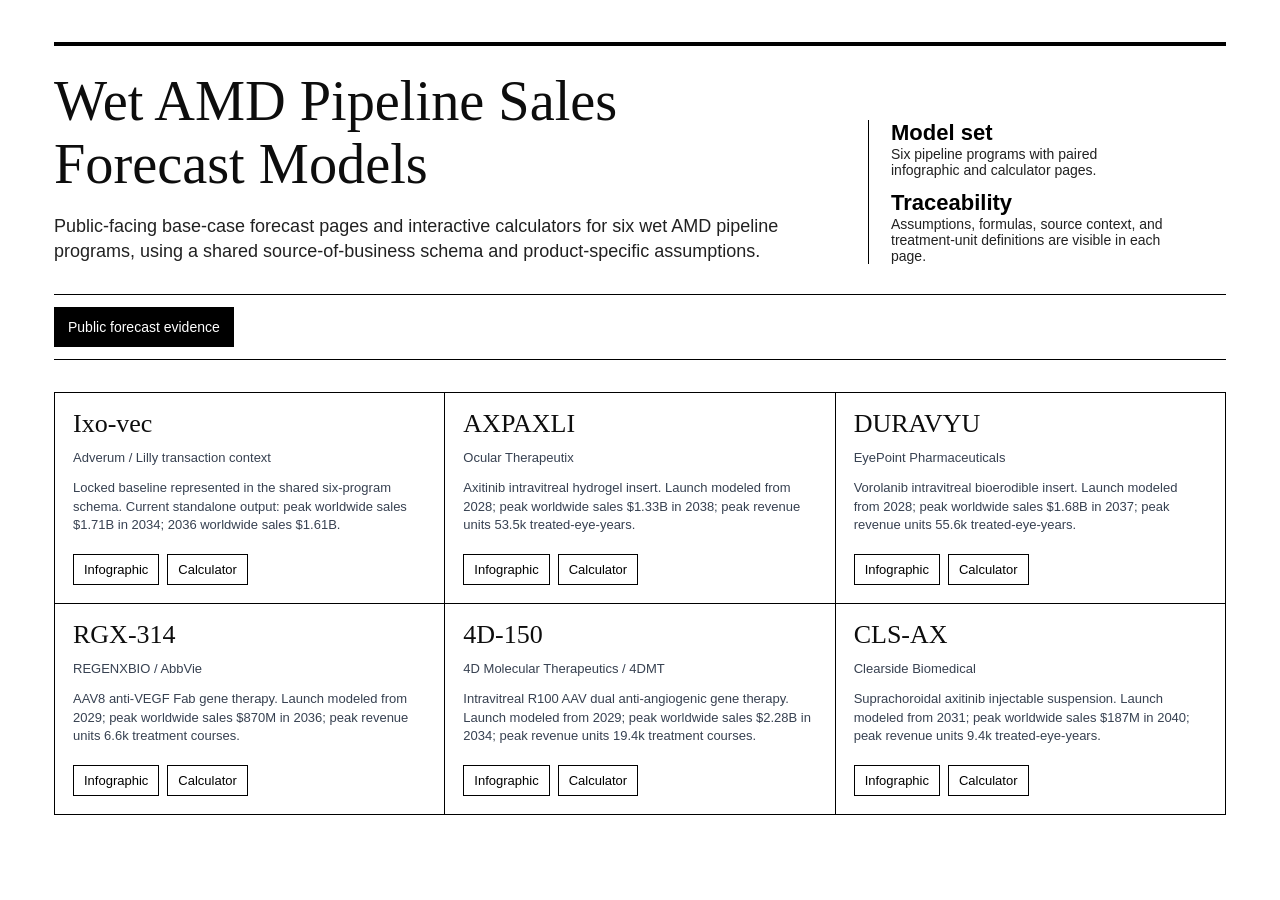
<file: index.html>
<!doctype html><html lang="en"><head><meta charset="utf-8"><meta name="viewport" content="width=device-width, initial-scale=1"><link rel="stylesheet" href="assets/wet_amd_pipeline_forecast.css?v=six-program-framework"><title>Wet AMD Pipeline Sales Forecast Models</title></head><body><script>window.PIPELINE_FORECAST_PAGE={pageType:"landing"};</script><script src="assets/wet_amd_forecast_engine.js?v=six-program-framework"></script><script src="assets/wet_amd_pipeline_forecast_model.js?v=six-program-framework"></script></body></html>
</file>
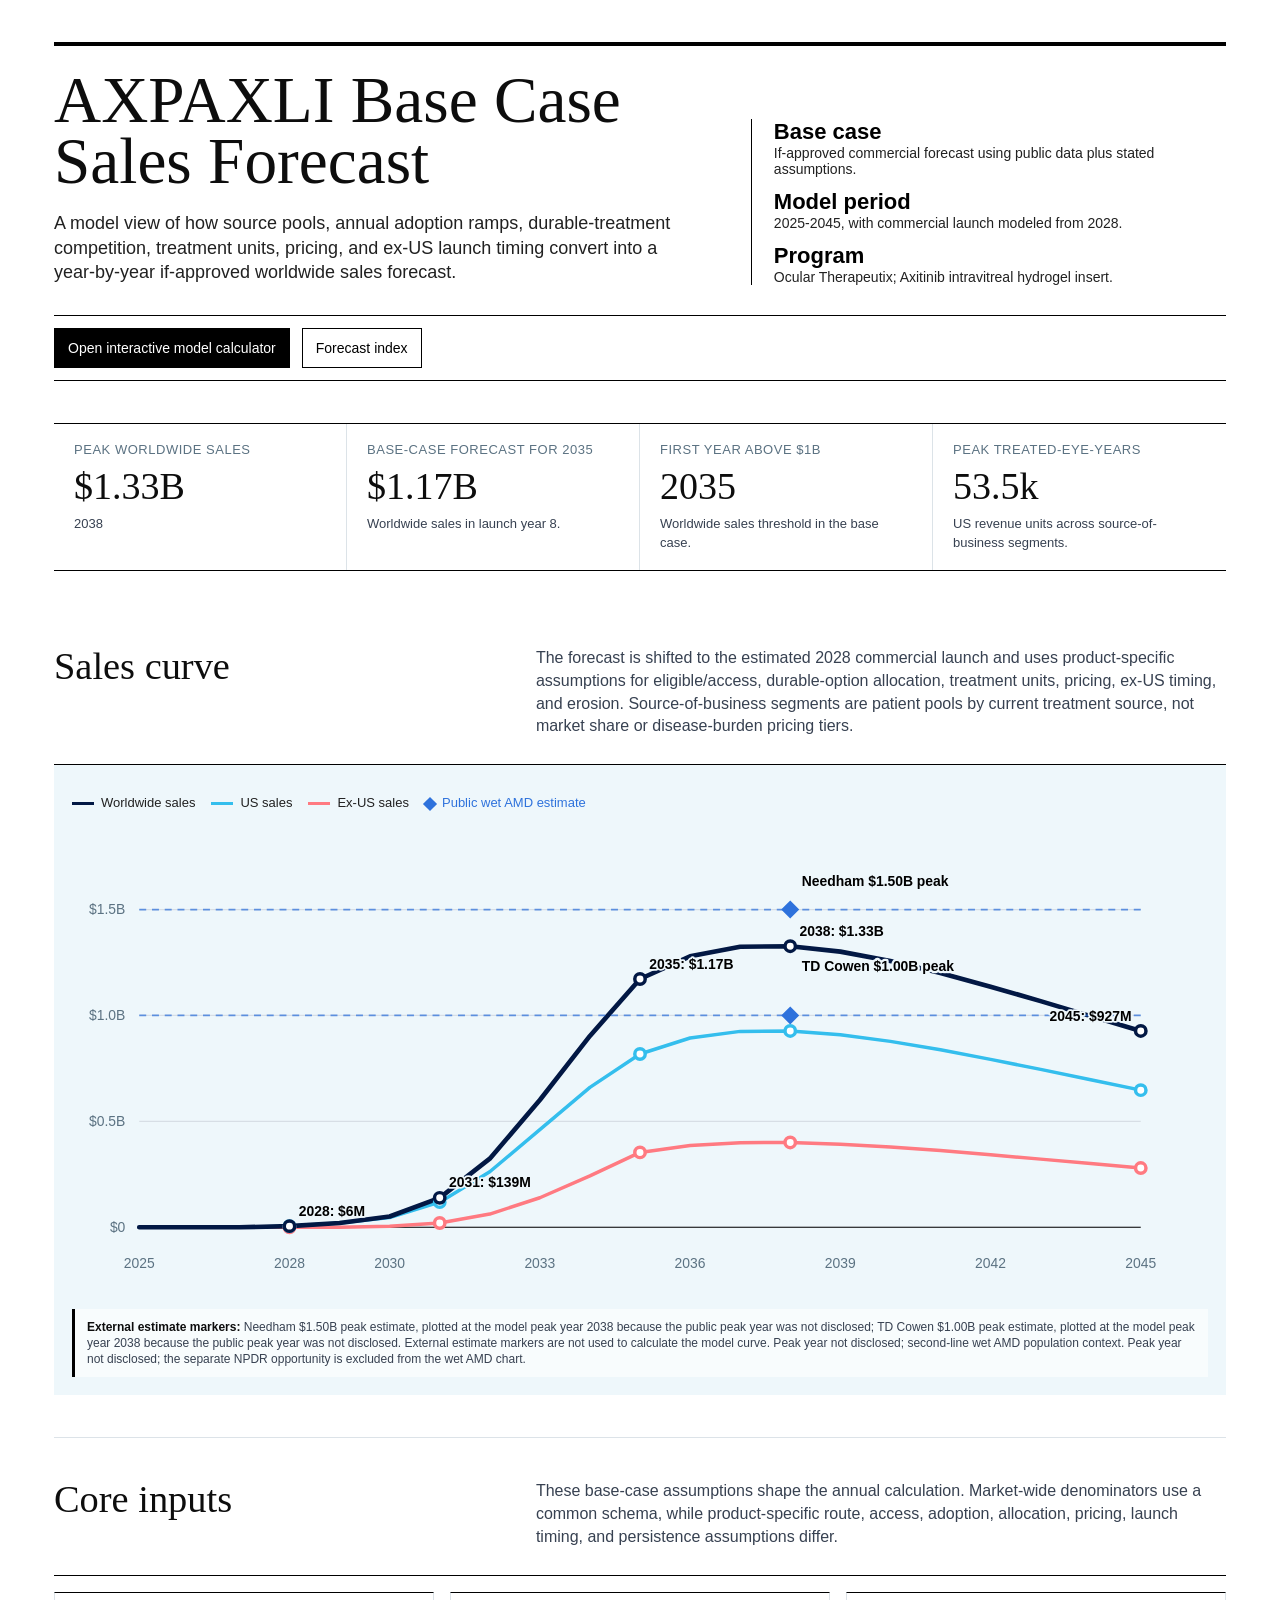
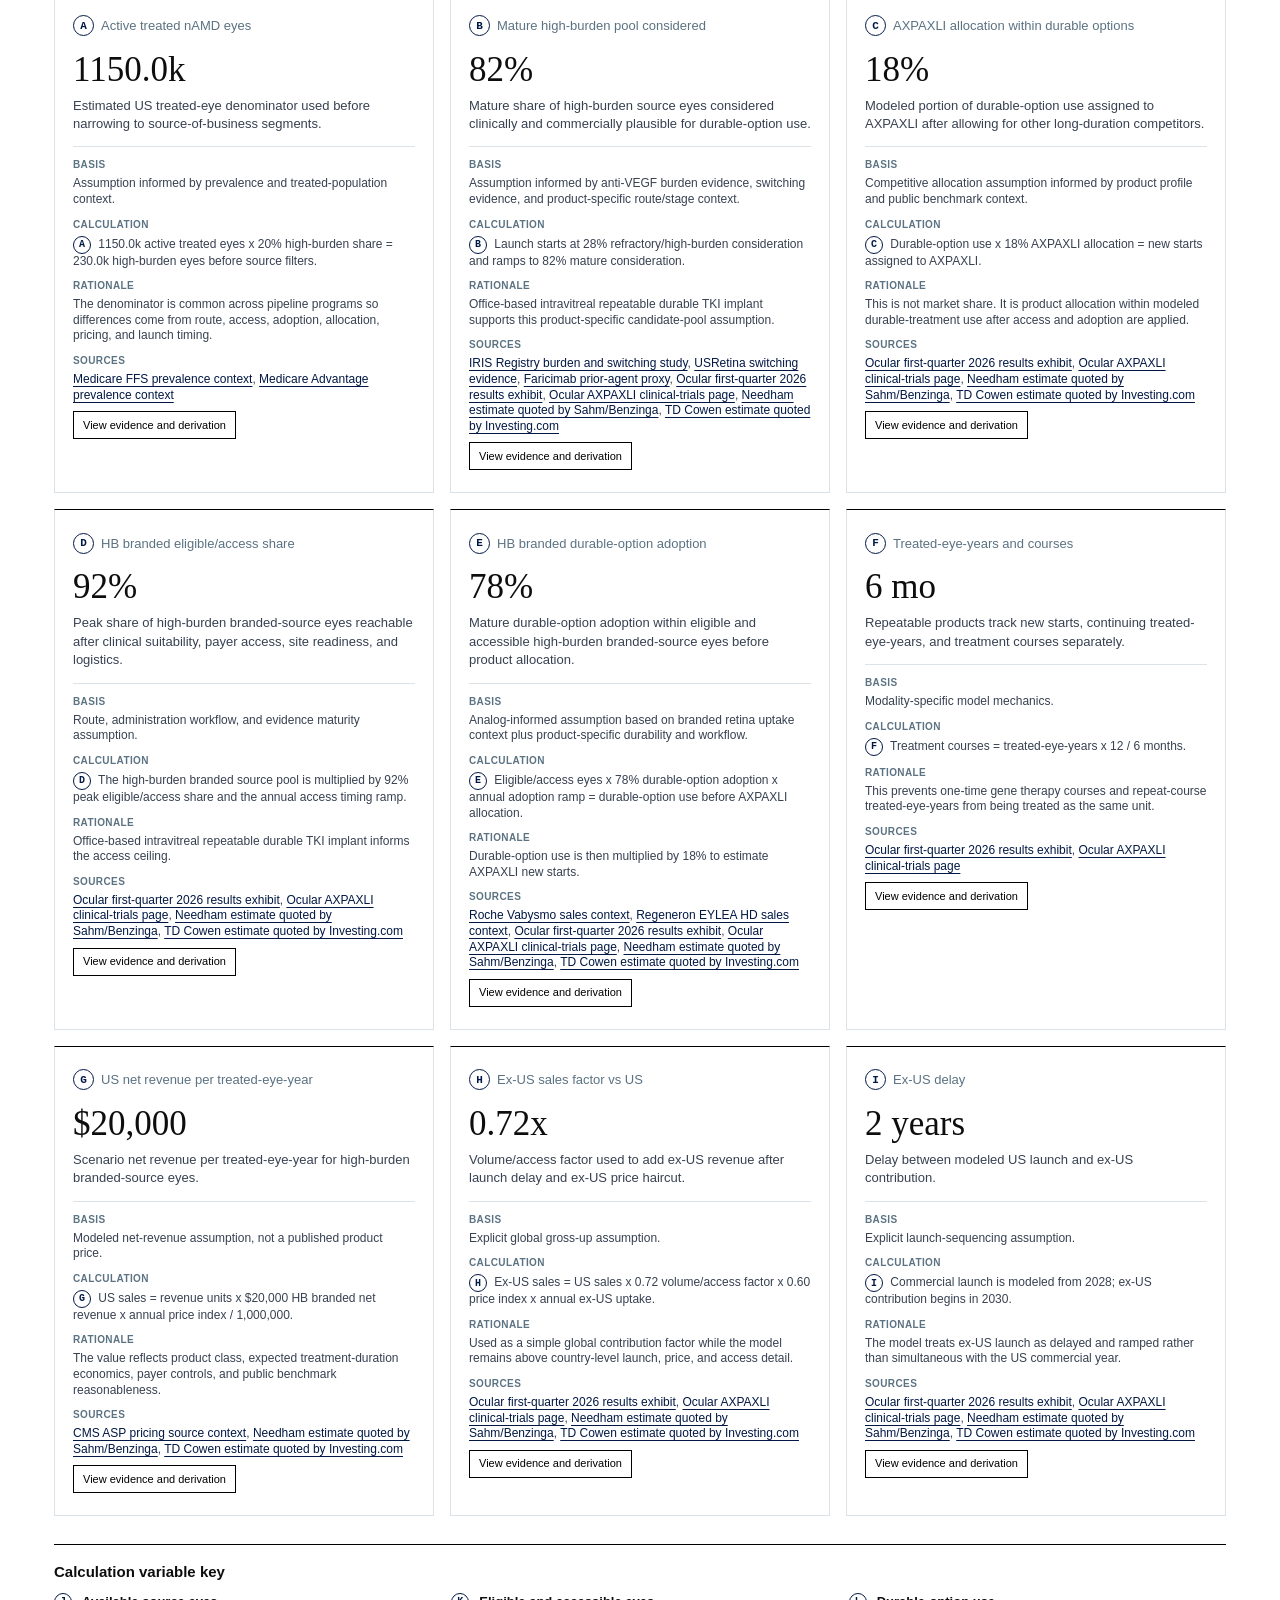
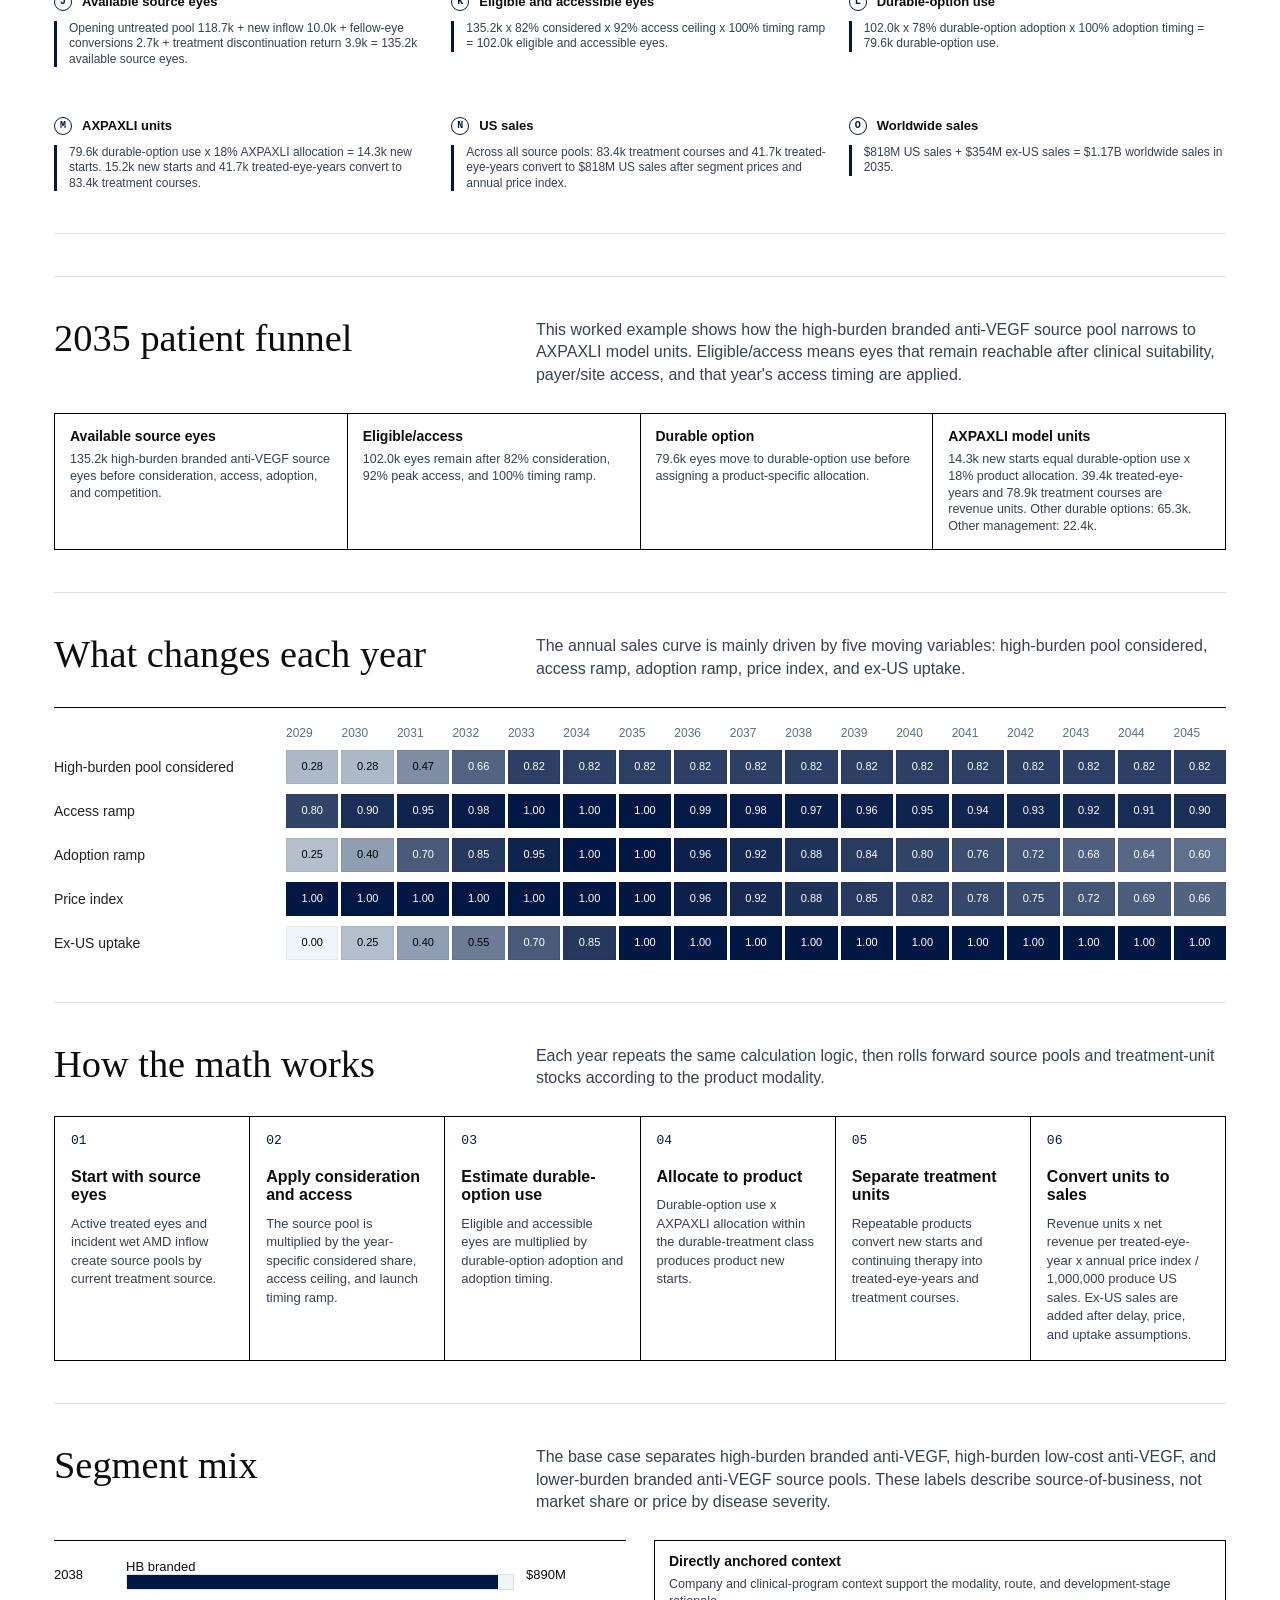
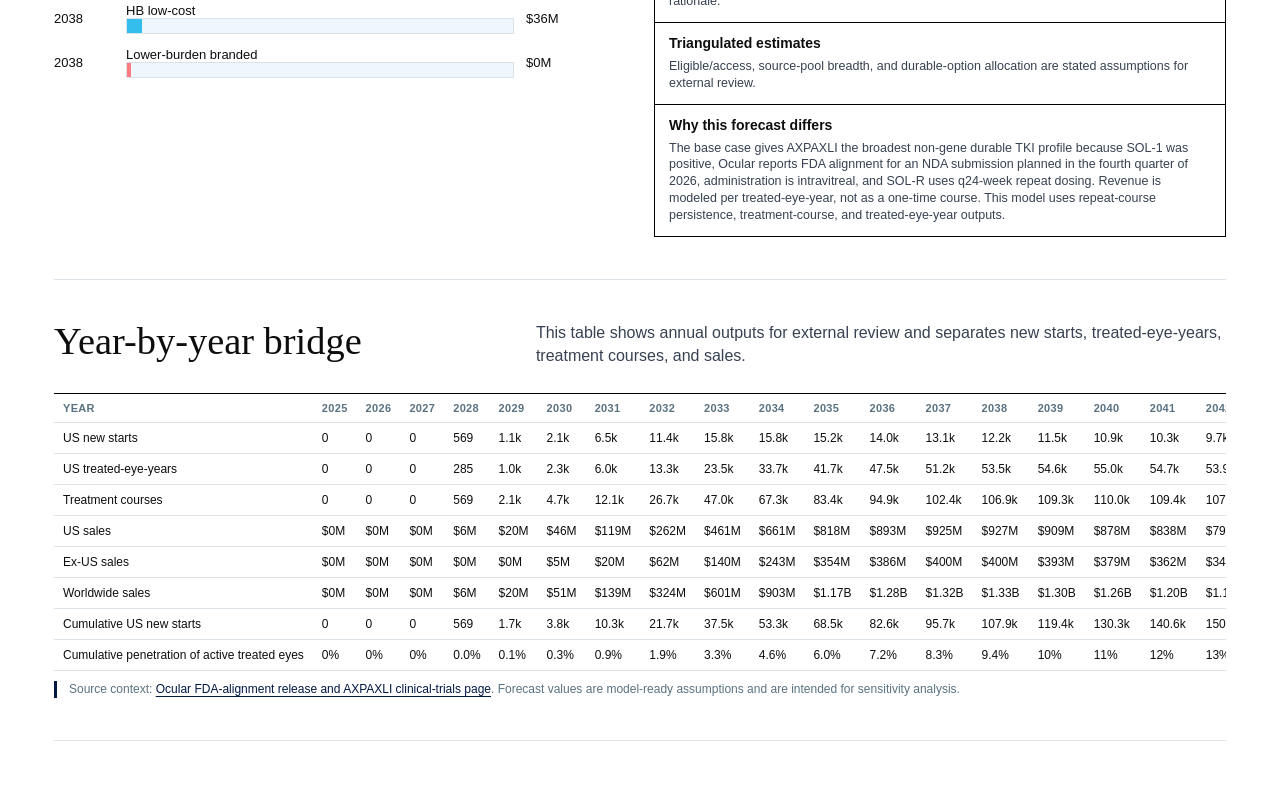
<file: axpaxli_base_case_sales_forecast_infographic.html>
<!doctype html><html lang="en"><head><meta charset="utf-8"><meta name="viewport" content="width=device-width, initial-scale=1"><link rel="stylesheet" href="assets/wet_amd_pipeline_forecast.css?v=six-program-framework"><title>AXPAXLI Base Case Sales Forecast Infographic</title></head><body><script>window.PIPELINE_FORECAST_PAGE={drugId:"axpaxli",pageType:"infographic"};</script><script src="assets/wet_amd_forecast_engine.js?v=six-program-framework"></script><script src="assets/wet_amd_pipeline_forecast_model.js?v=six-program-framework"></script></body></html>
</file>
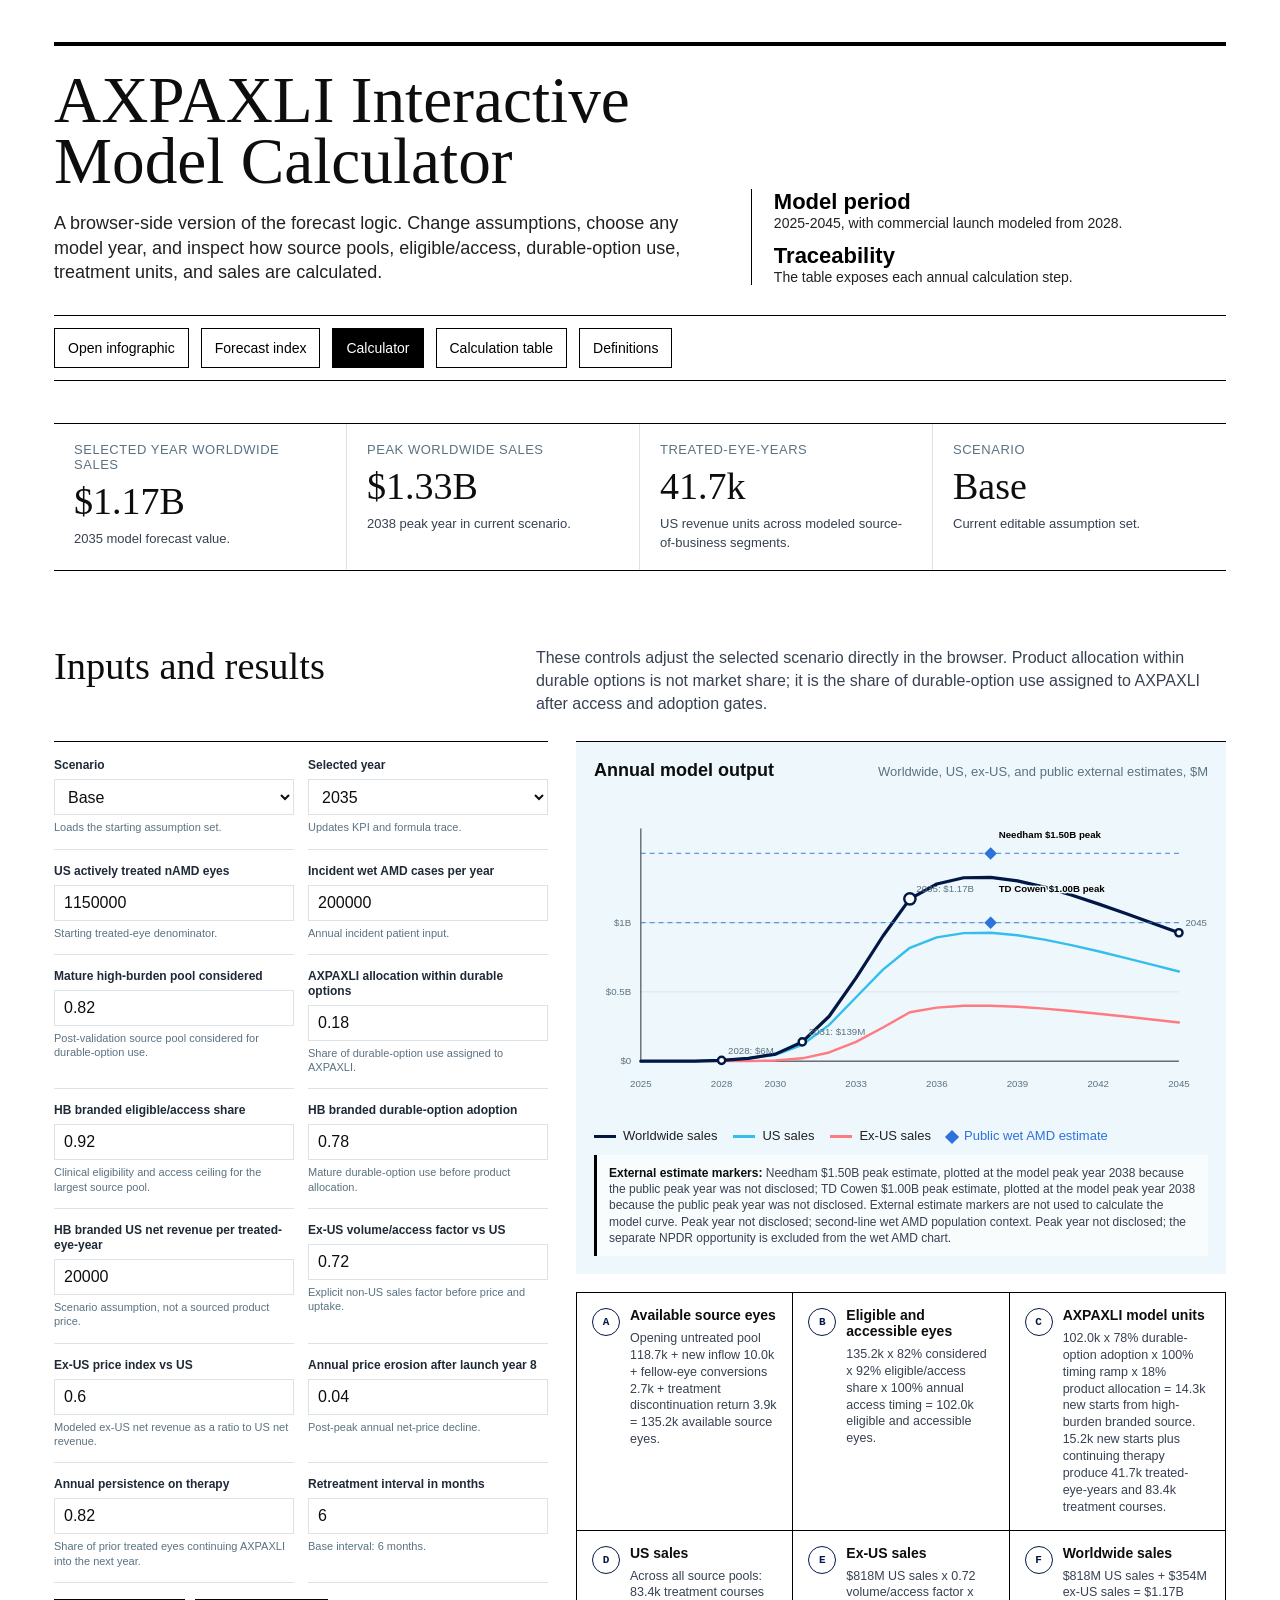
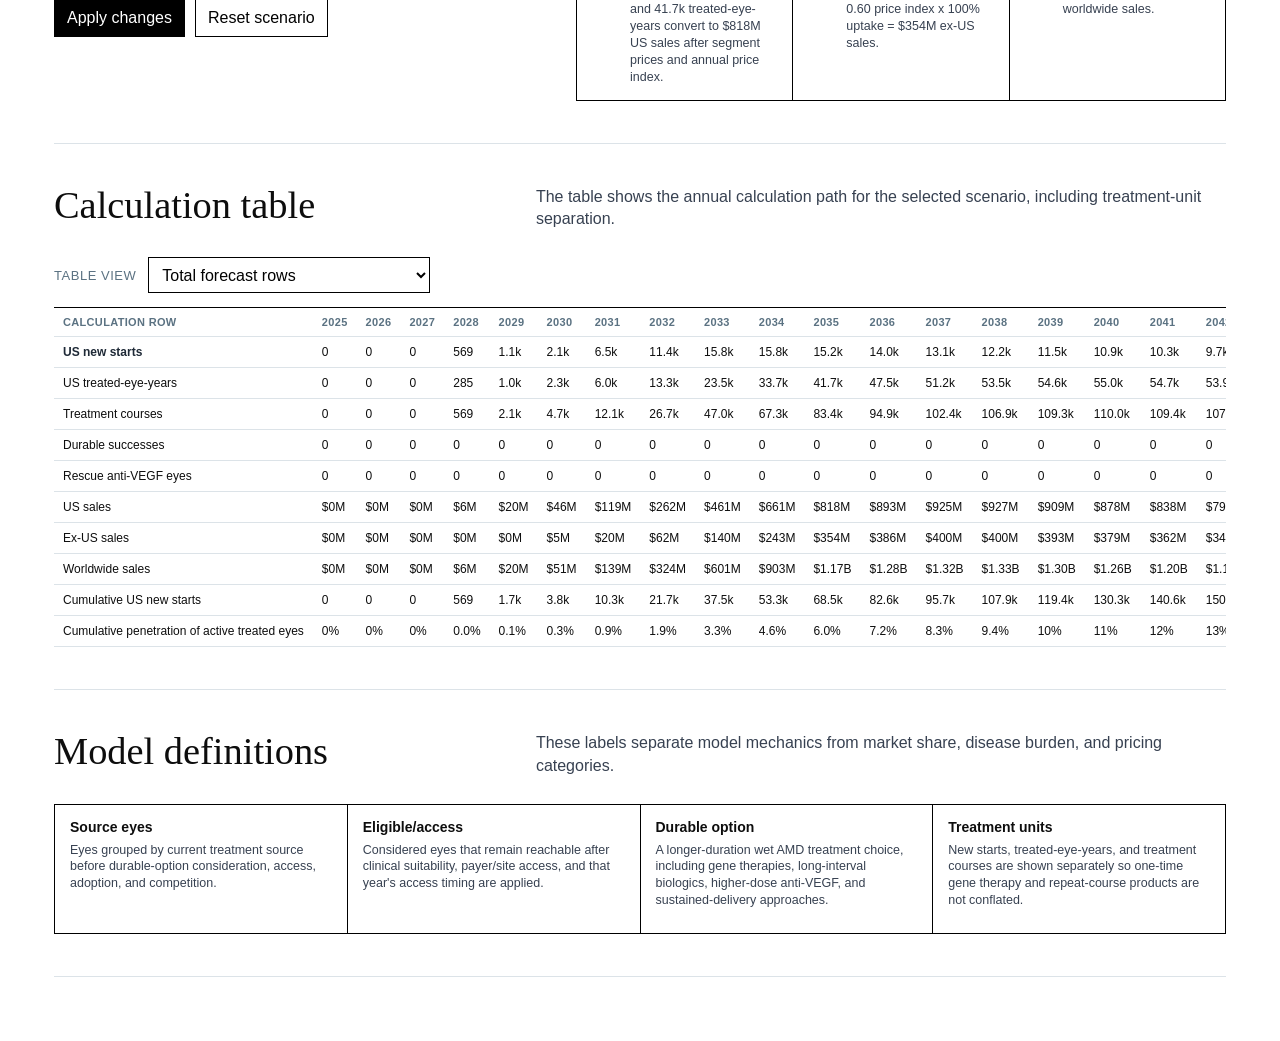
<file: axpaxli_interactive_model_calculator.html>
<!doctype html><html lang="en"><head><meta charset="utf-8"><meta name="viewport" content="width=device-width, initial-scale=1"><link rel="stylesheet" href="assets/wet_amd_pipeline_forecast.css?v=six-program-framework"><title>AXPAXLI Interactive Model Calculator</title></head><body><script>window.PIPELINE_FORECAST_PAGE={drugId:"axpaxli",pageType:"calculator"};</script><script src="assets/wet_amd_forecast_engine.js?v=six-program-framework"></script><script src="assets/wet_amd_pipeline_forecast_model.js?v=six-program-framework"></script></body></html>
</file>
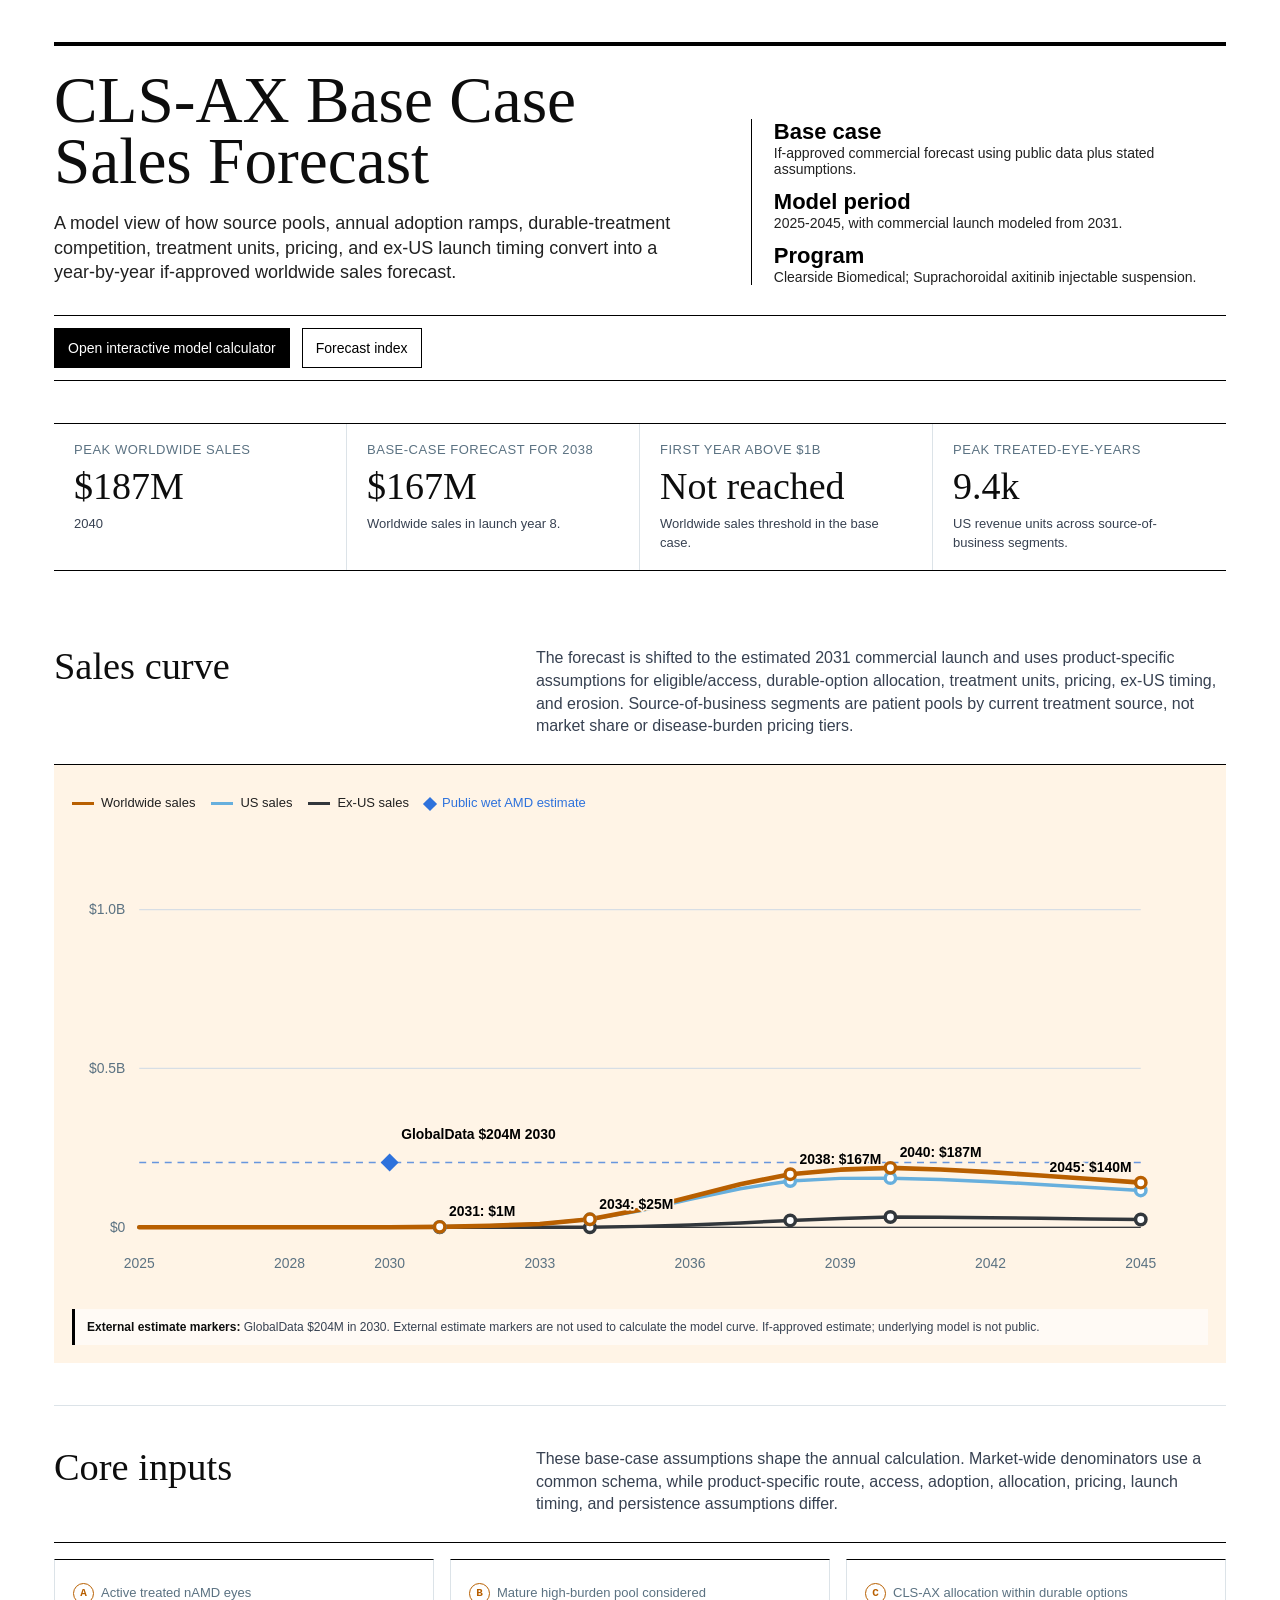
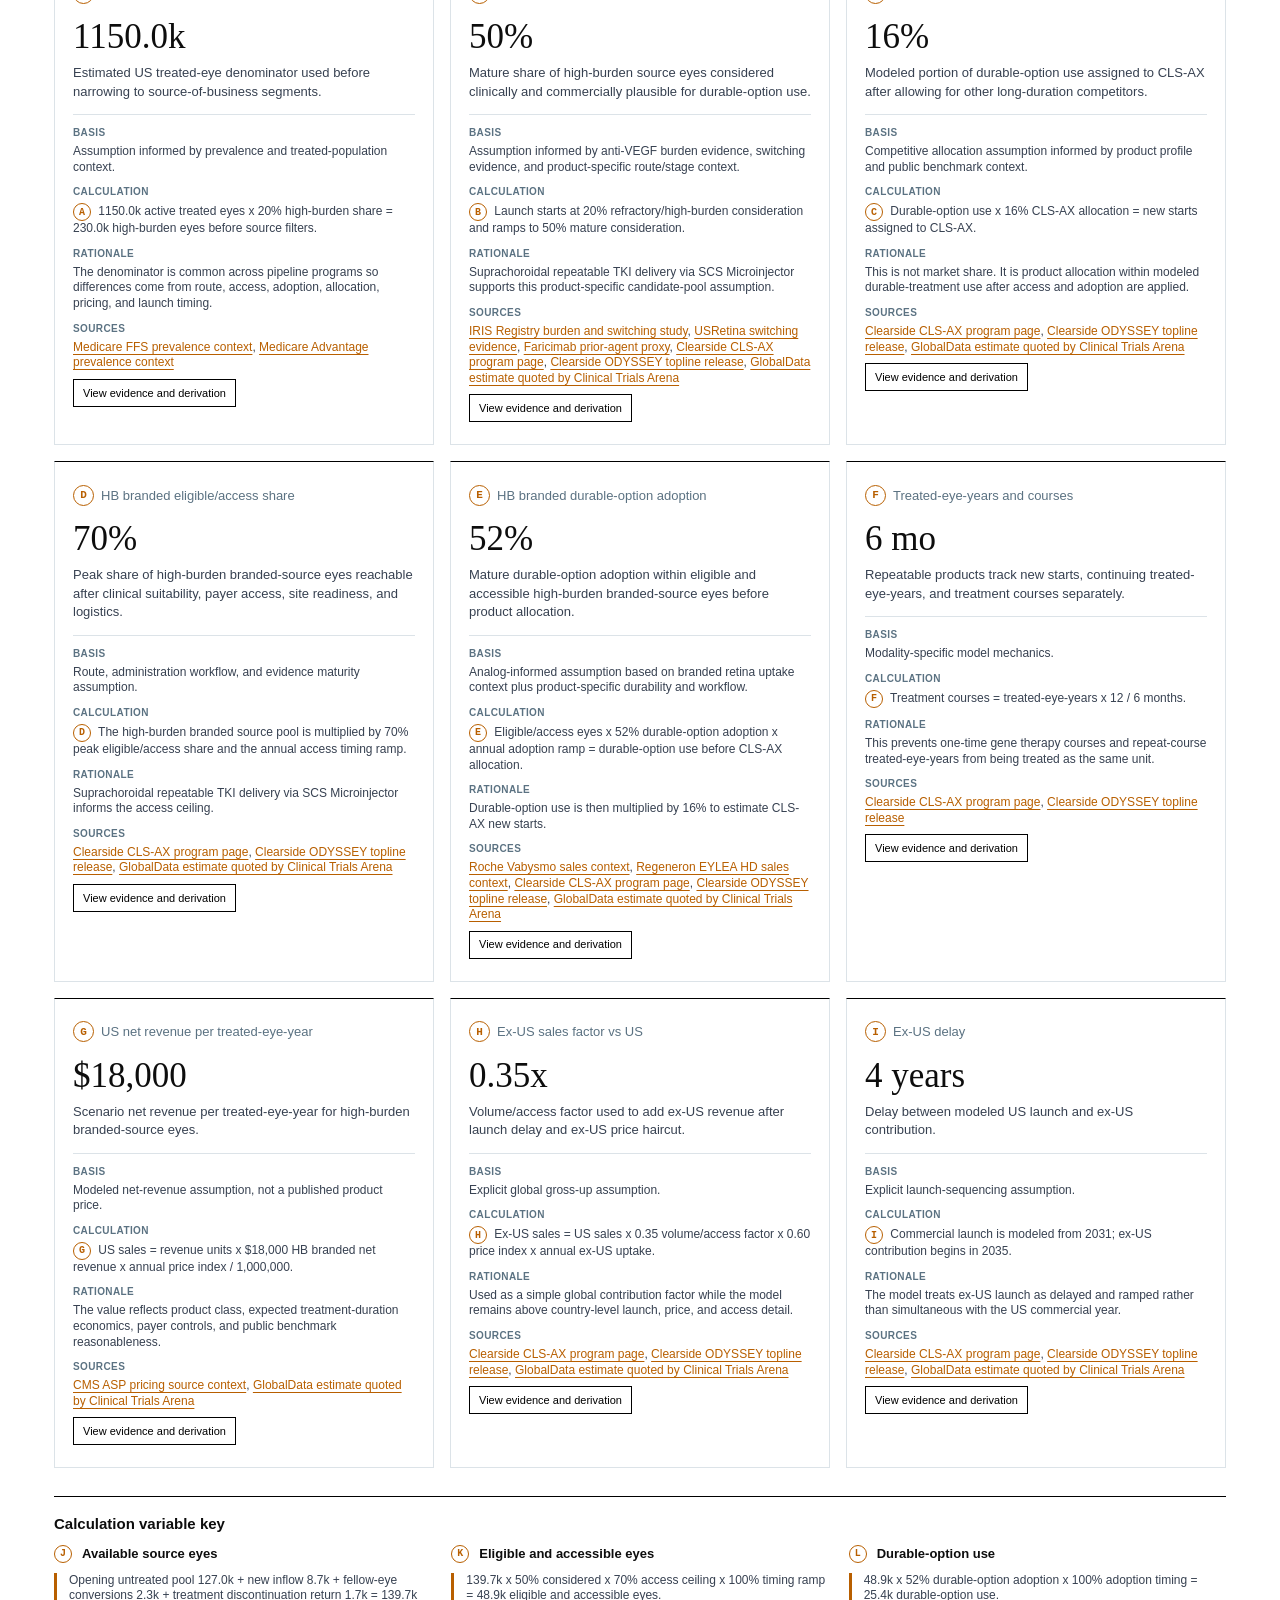
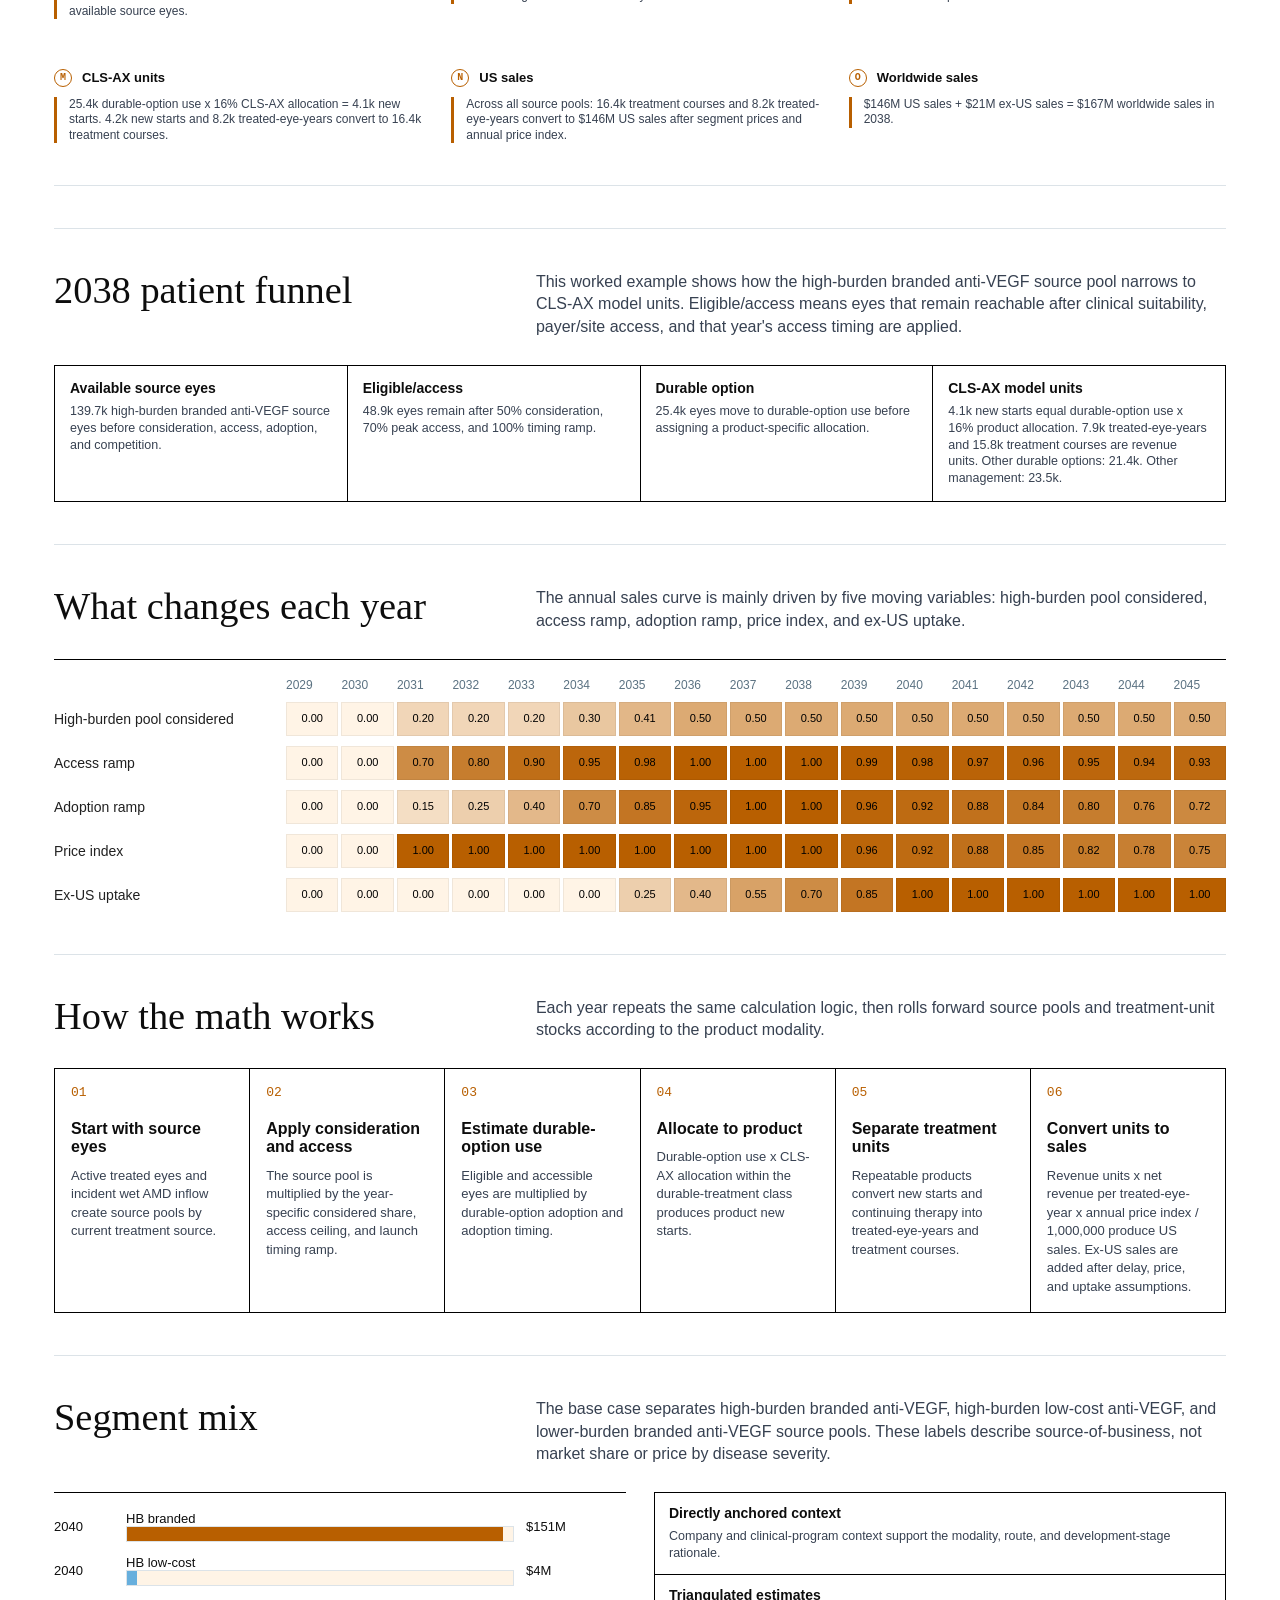
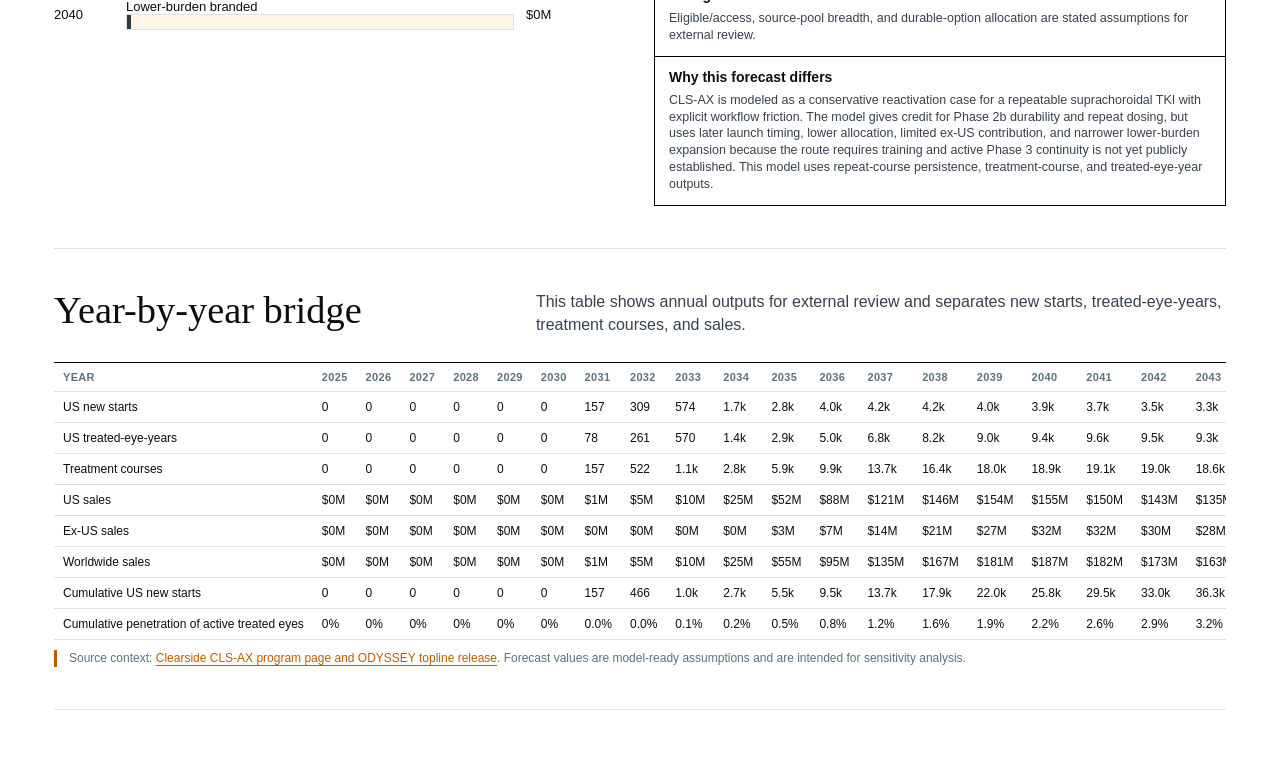
<file: cls_ax_base_case_sales_forecast_infographic.html>
<!doctype html><html lang="en"><head><meta charset="utf-8"><meta name="viewport" content="width=device-width, initial-scale=1"><link rel="stylesheet" href="assets/wet_amd_pipeline_forecast.css?v=six-program-framework"><title>CLS-AX Base Case Sales Forecast Infographic</title></head><body><script>window.PIPELINE_FORECAST_PAGE={drugId:"cls_ax",pageType:"infographic"};</script><script src="assets/wet_amd_forecast_engine.js?v=six-program-framework"></script><script src="assets/wet_amd_pipeline_forecast_model.js?v=six-program-framework"></script></body></html>
</file>
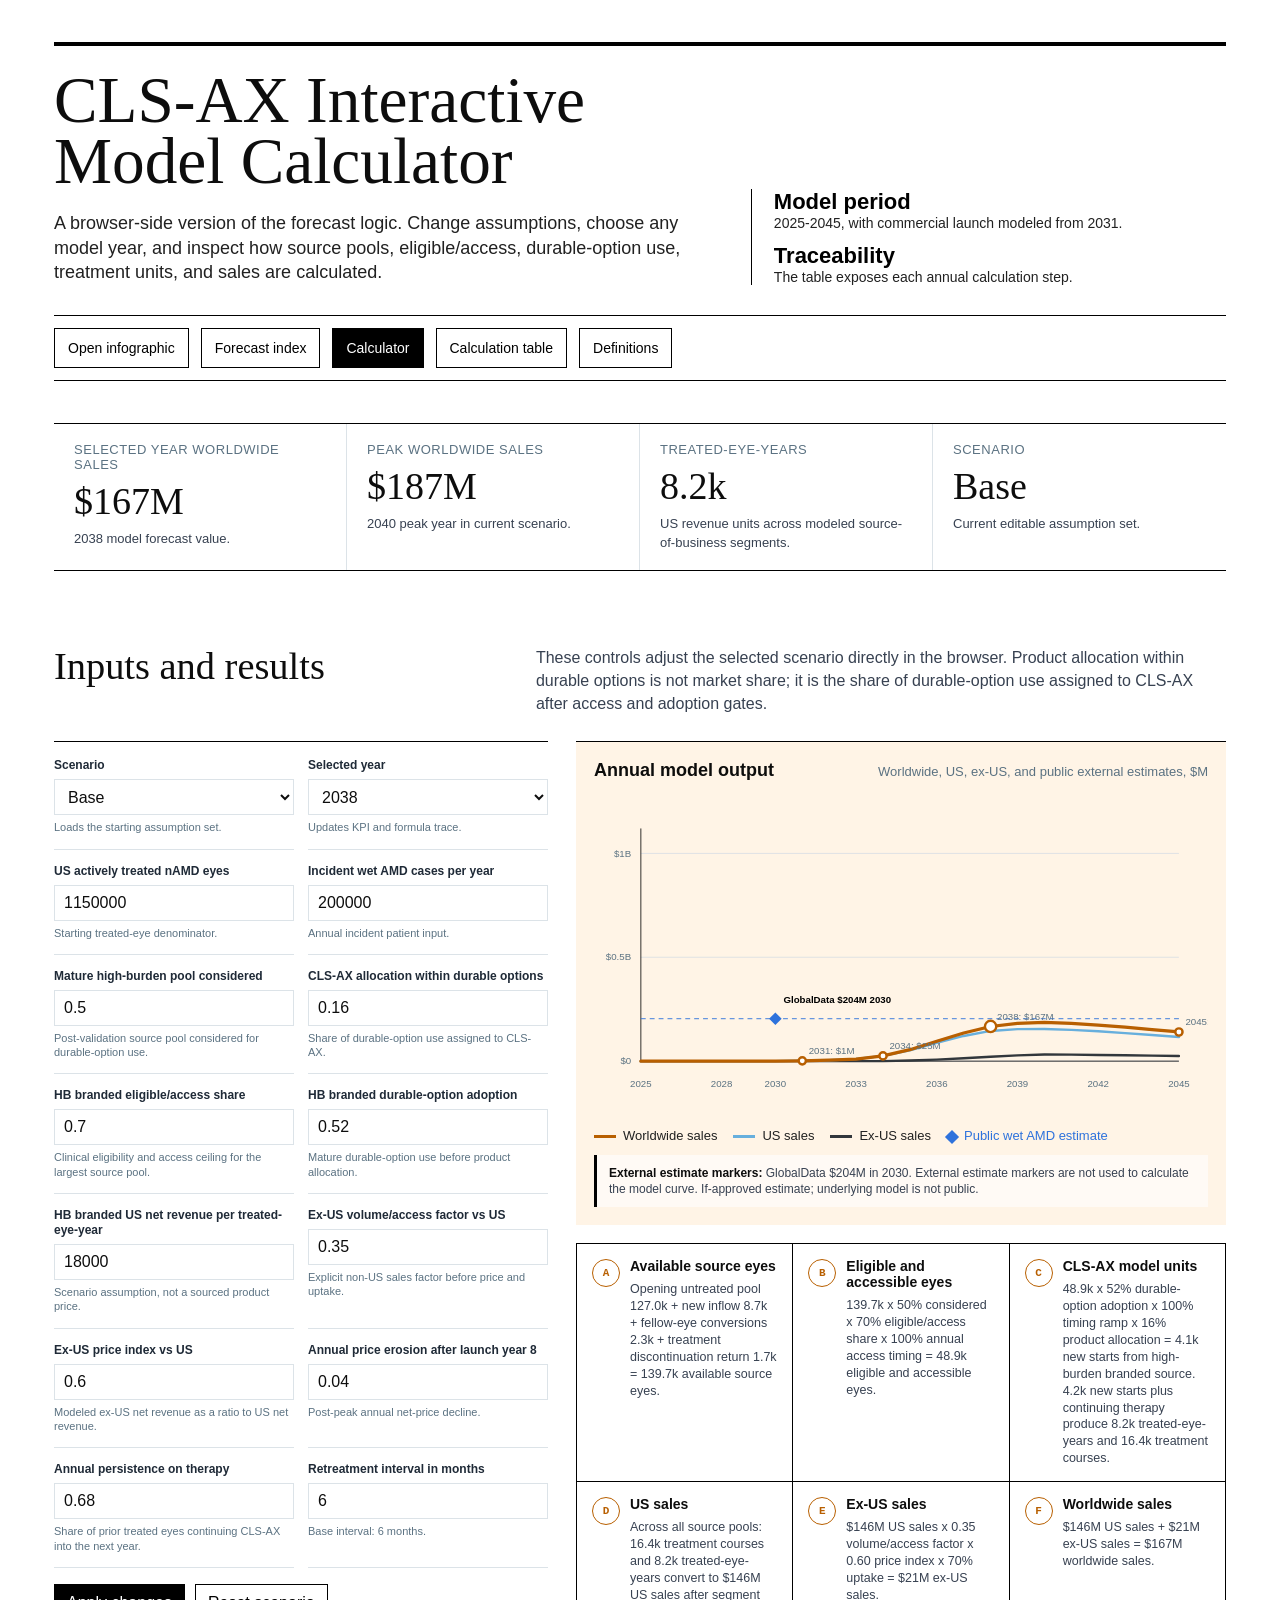
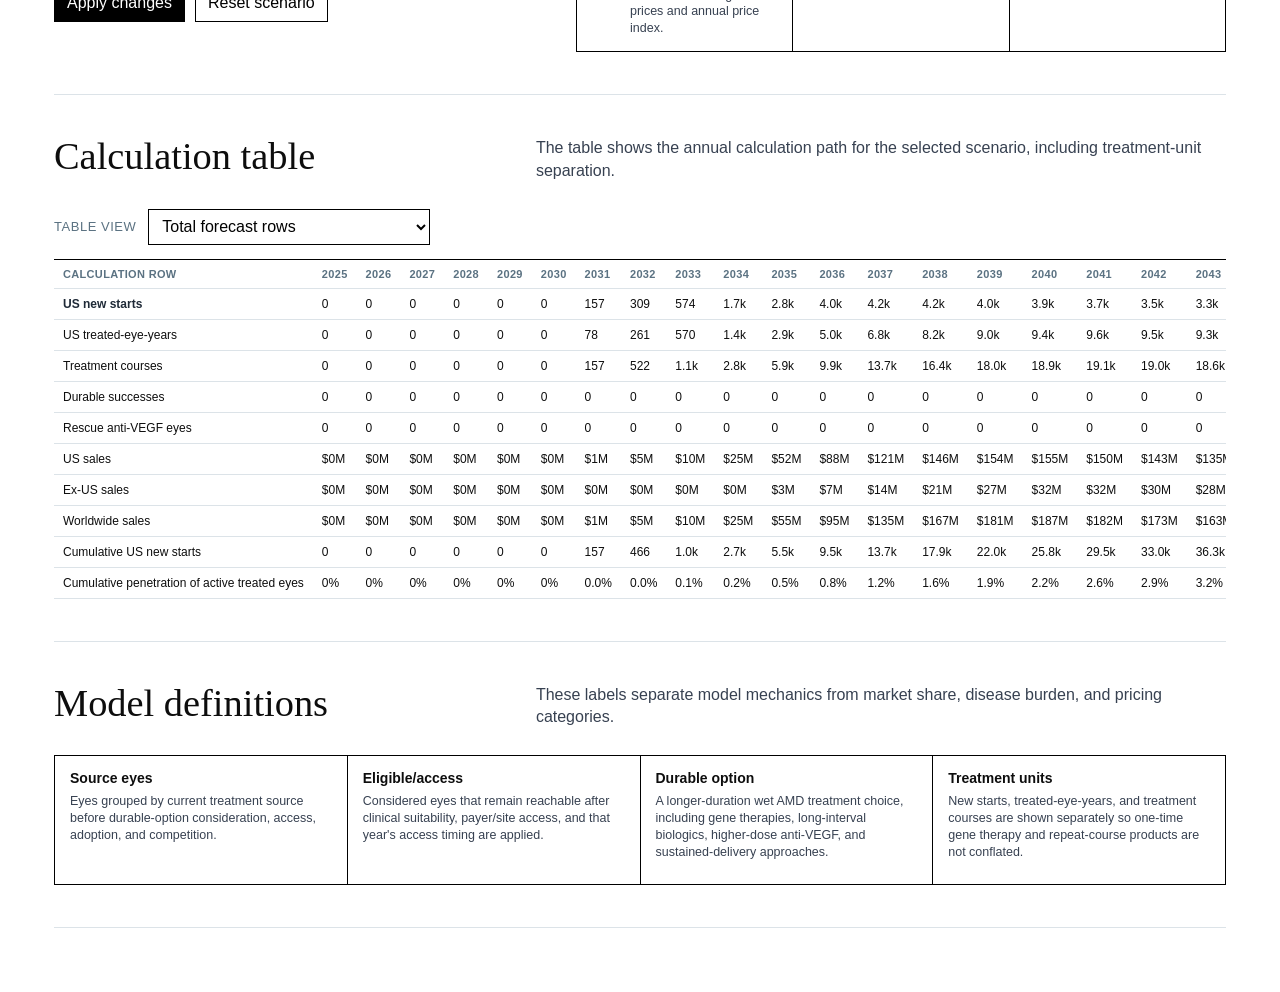
<file: cls_ax_interactive_model_calculator.html>
<!doctype html><html lang="en"><head><meta charset="utf-8"><meta name="viewport" content="width=device-width, initial-scale=1"><link rel="stylesheet" href="assets/wet_amd_pipeline_forecast.css?v=six-program-framework"><title>CLS-AX Interactive Model Calculator</title></head><body><script>window.PIPELINE_FORECAST_PAGE={drugId:"cls_ax",pageType:"calculator"};</script><script src="assets/wet_amd_forecast_engine.js?v=six-program-framework"></script><script src="assets/wet_amd_pipeline_forecast_model.js?v=six-program-framework"></script></body></html>
</file>
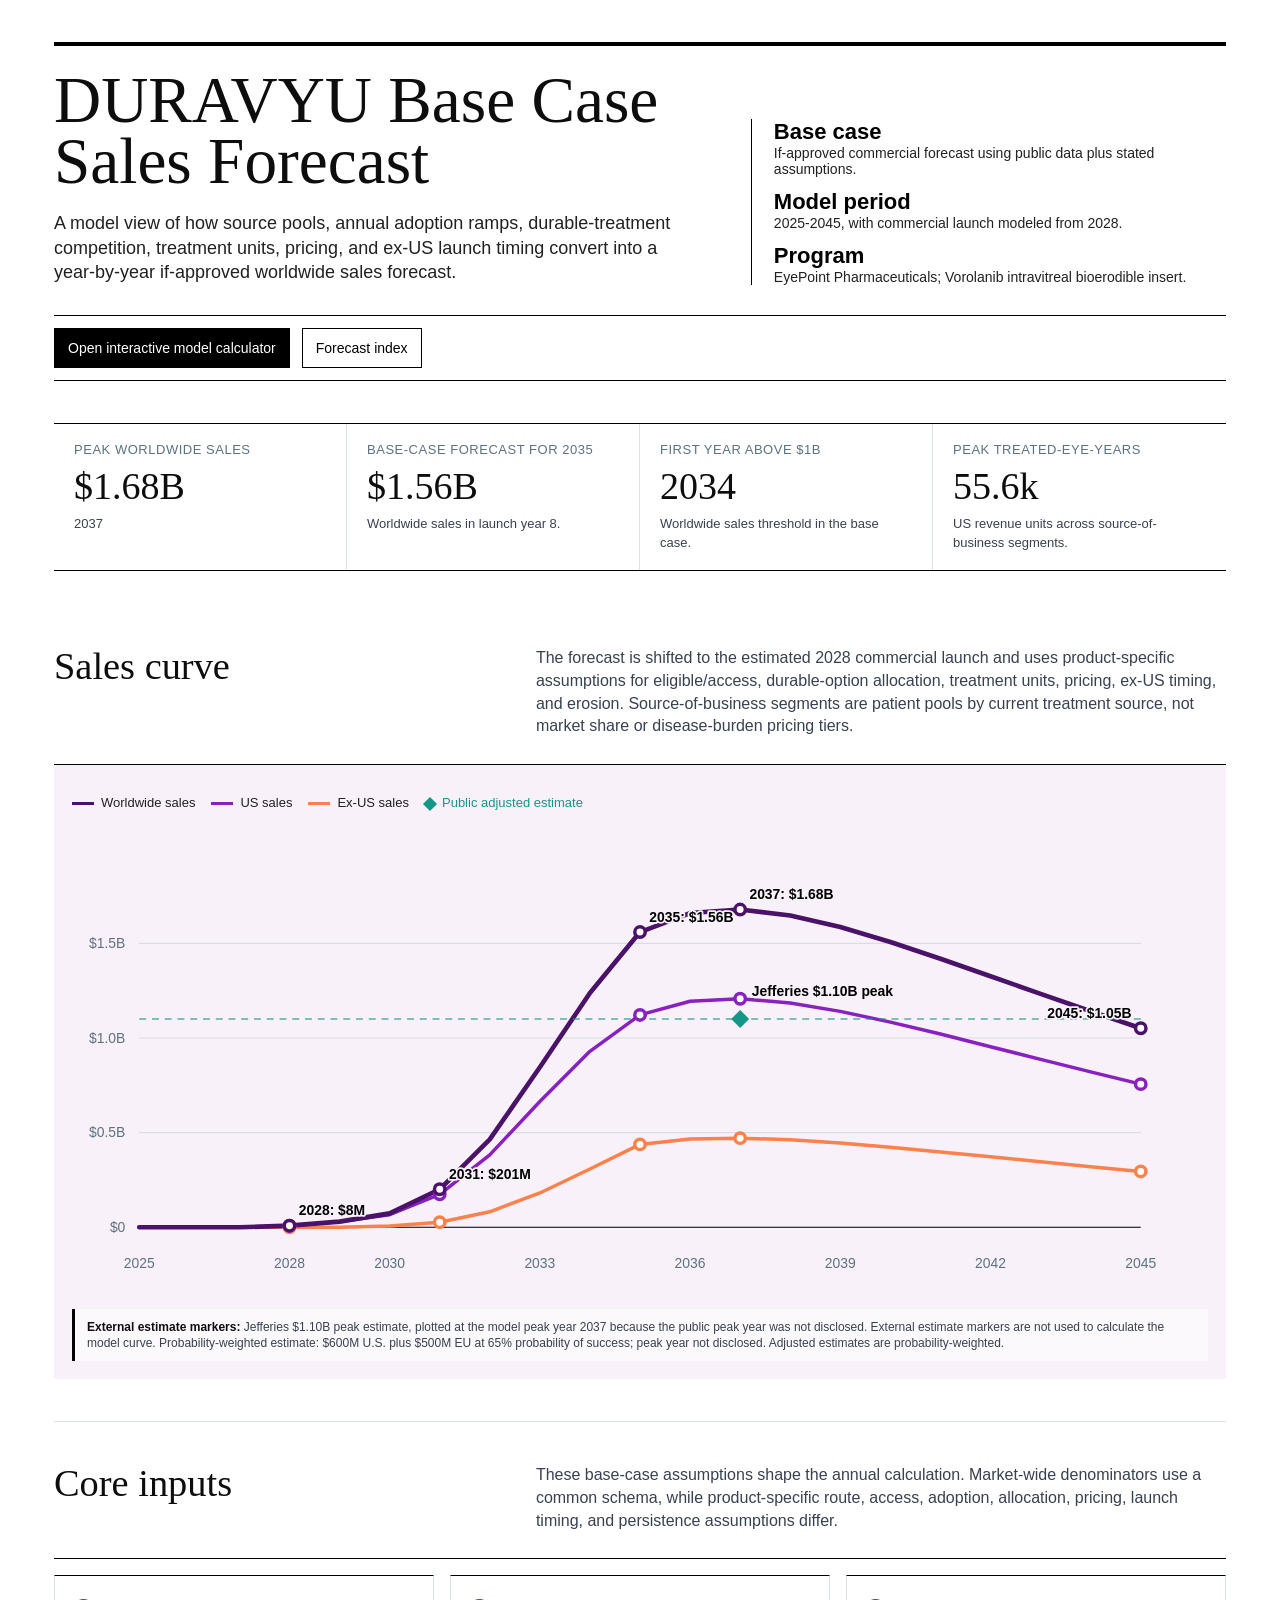
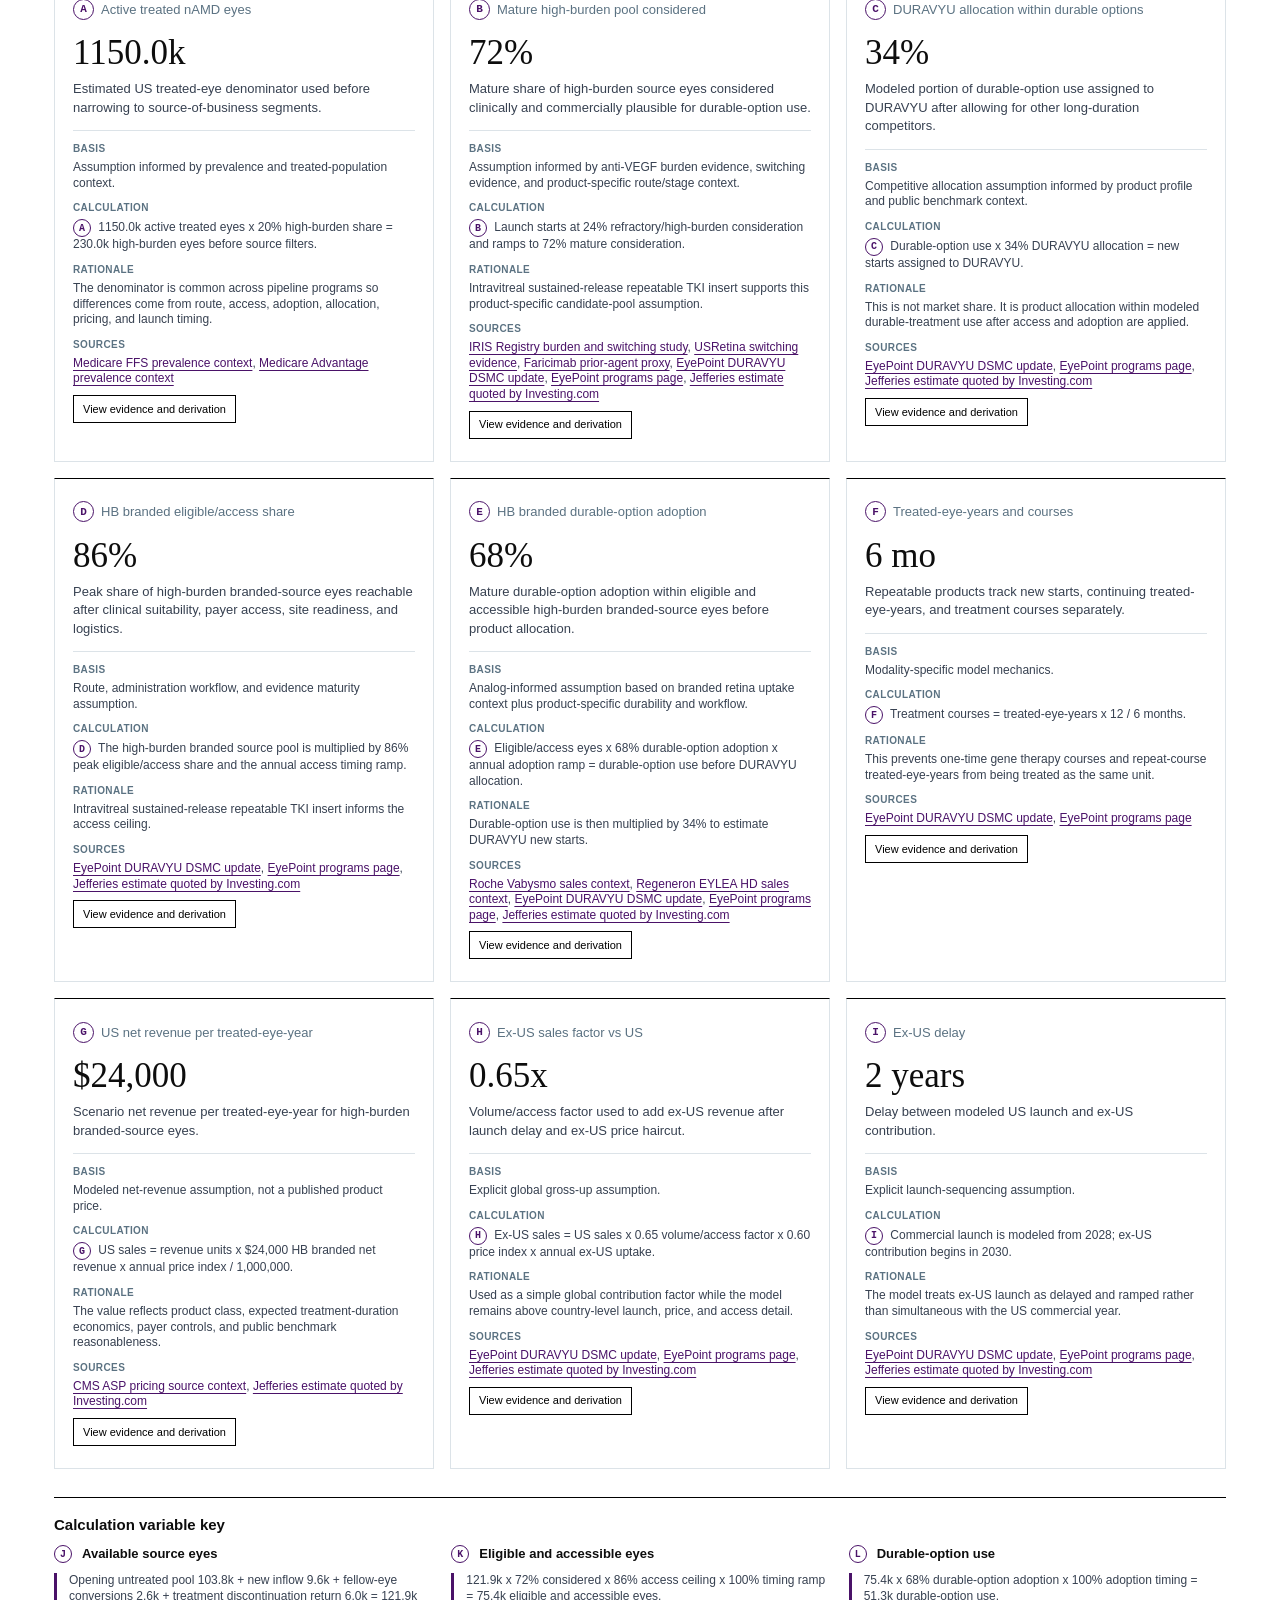
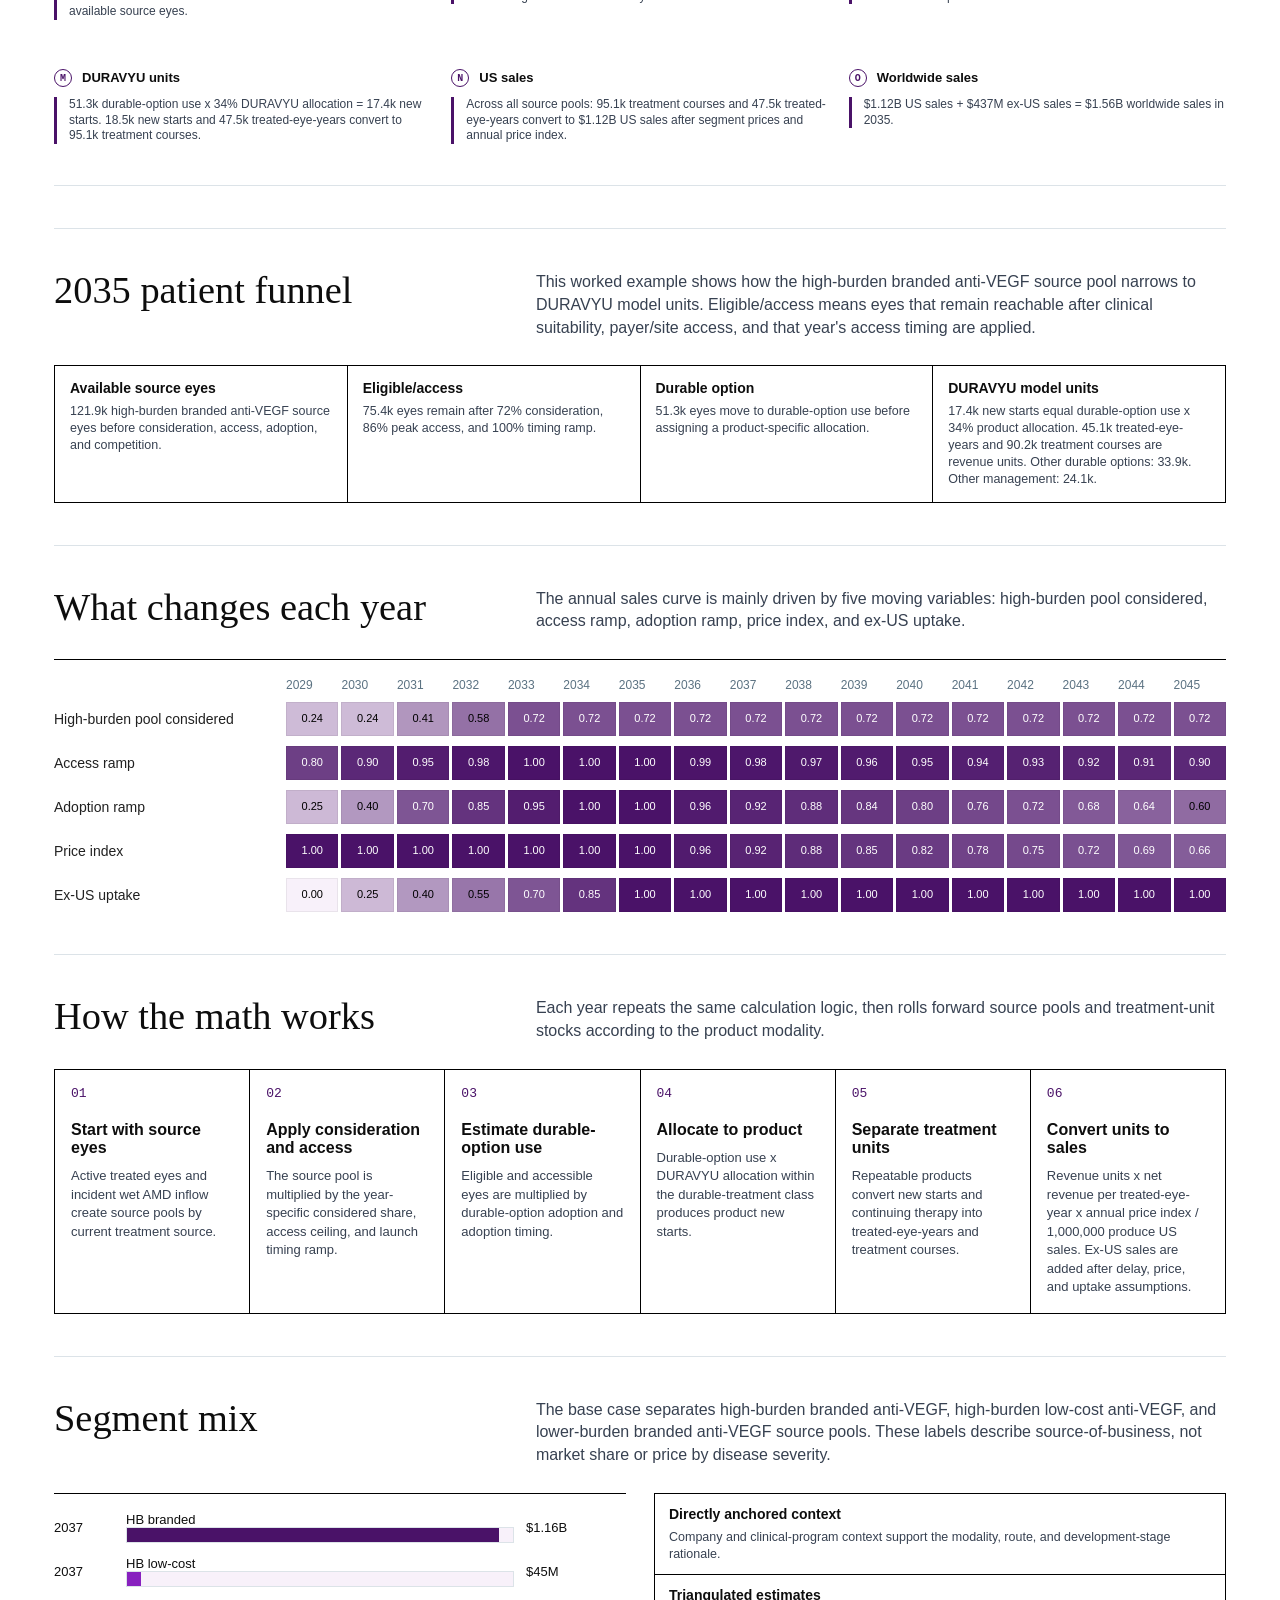
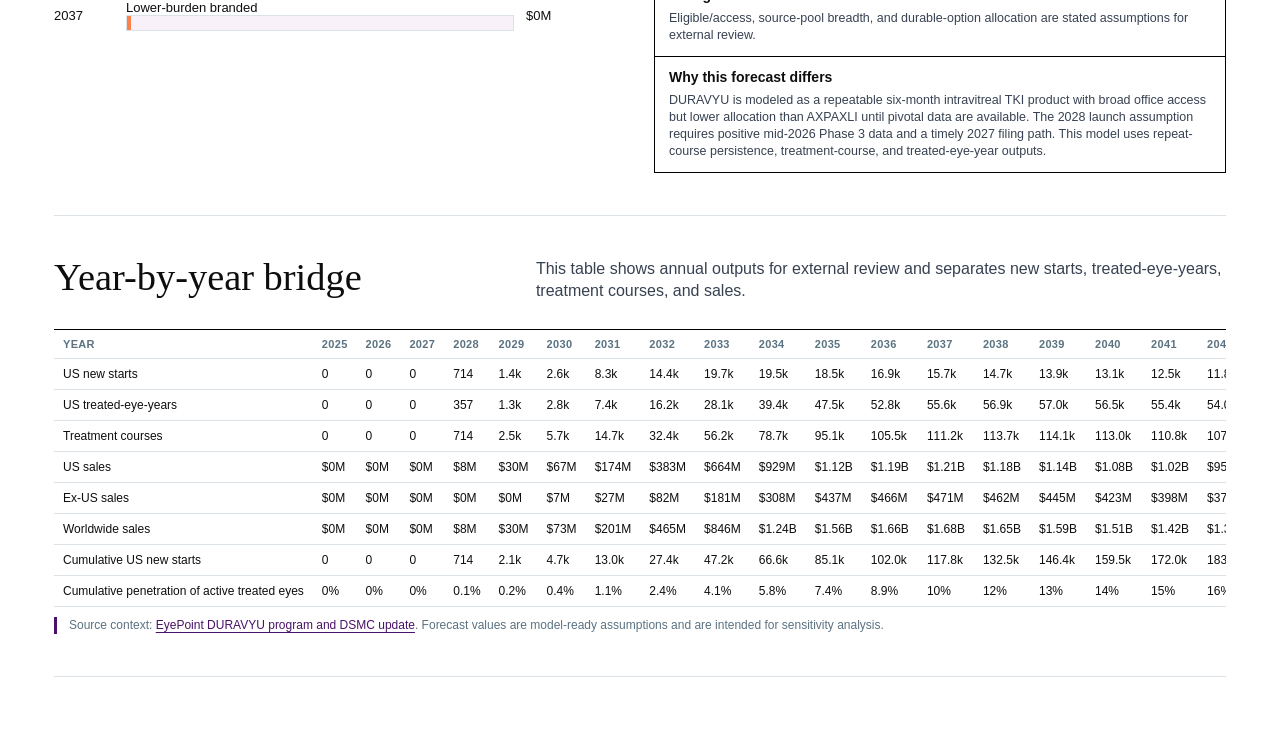
<file: duravyu_base_case_sales_forecast_infographic.html>
<!doctype html><html lang="en"><head><meta charset="utf-8"><meta name="viewport" content="width=device-width, initial-scale=1"><link rel="stylesheet" href="assets/wet_amd_pipeline_forecast.css?v=six-program-framework"><title>DURAVYU Base Case Sales Forecast Infographic</title></head><body><script>window.PIPELINE_FORECAST_PAGE={drugId:"duravyu",pageType:"infographic"};</script><script src="assets/wet_amd_forecast_engine.js?v=six-program-framework"></script><script src="assets/wet_amd_pipeline_forecast_model.js?v=six-program-framework"></script></body></html>
</file>
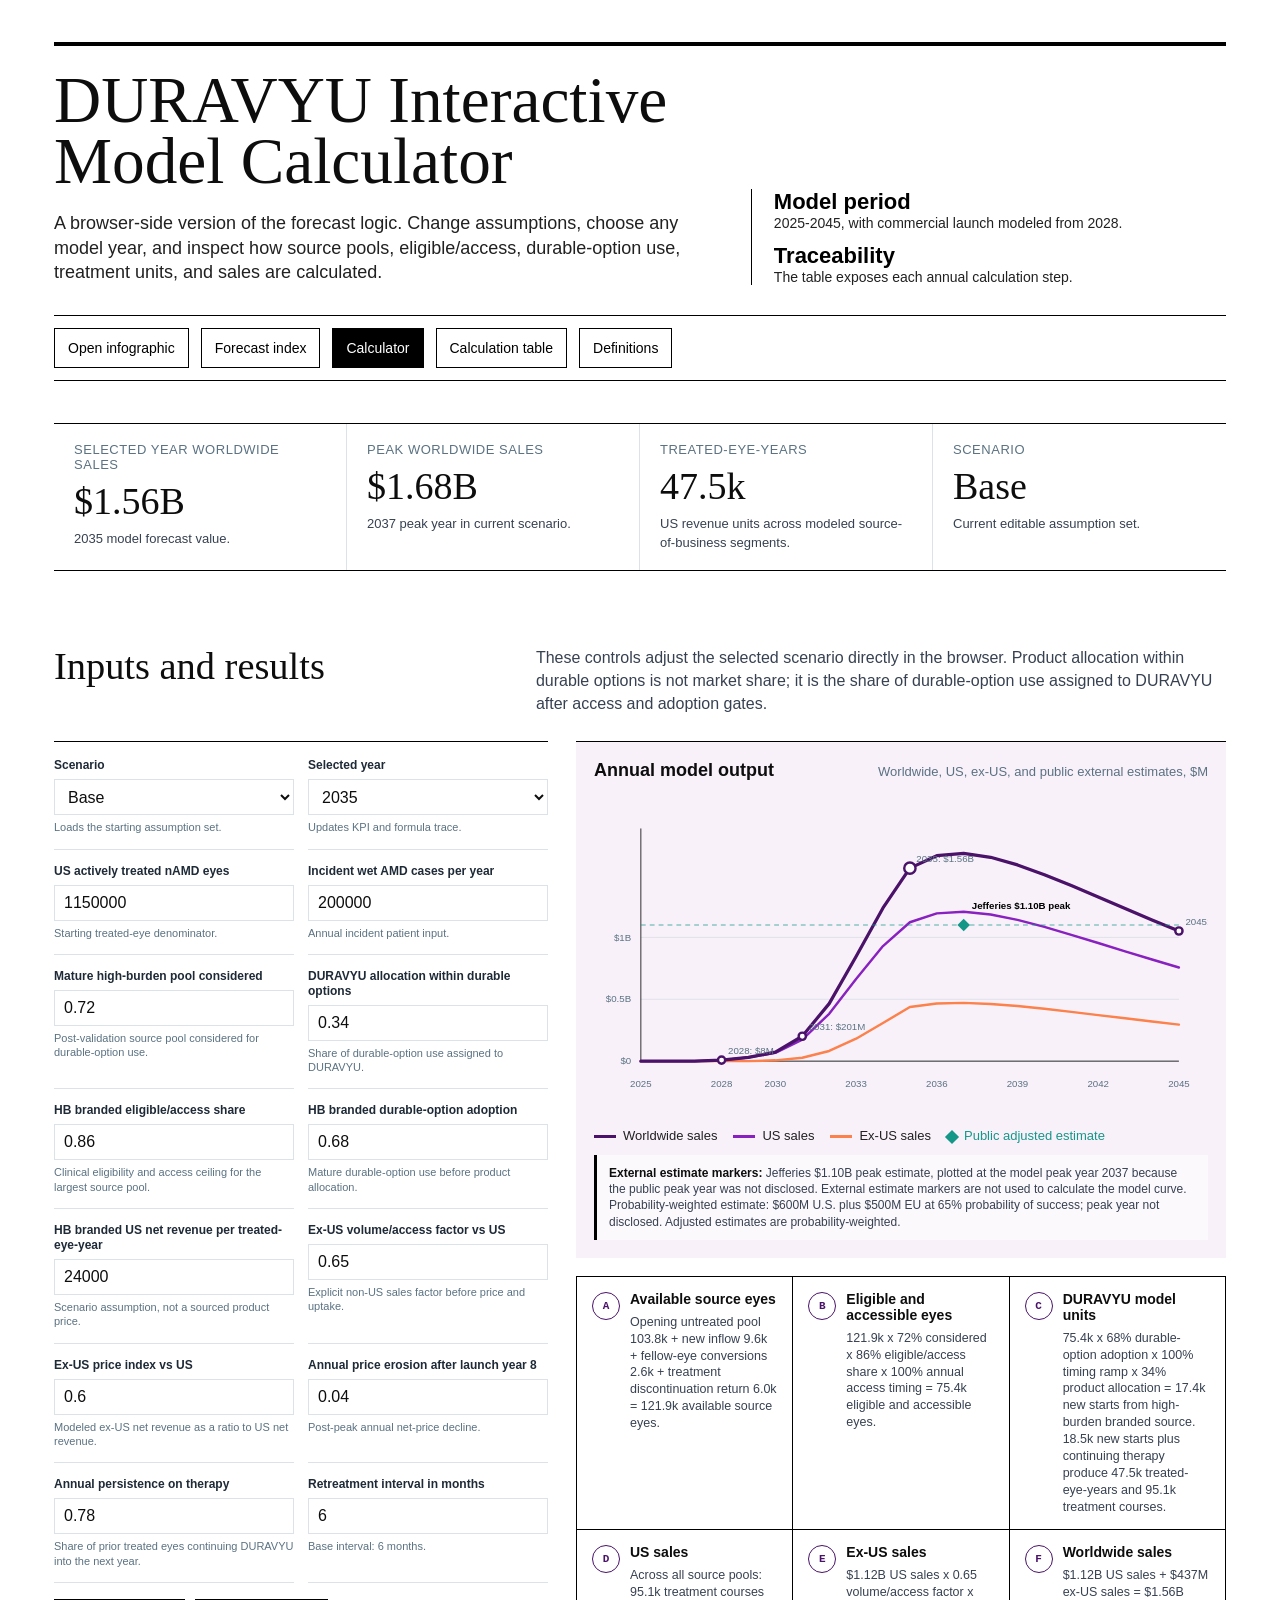
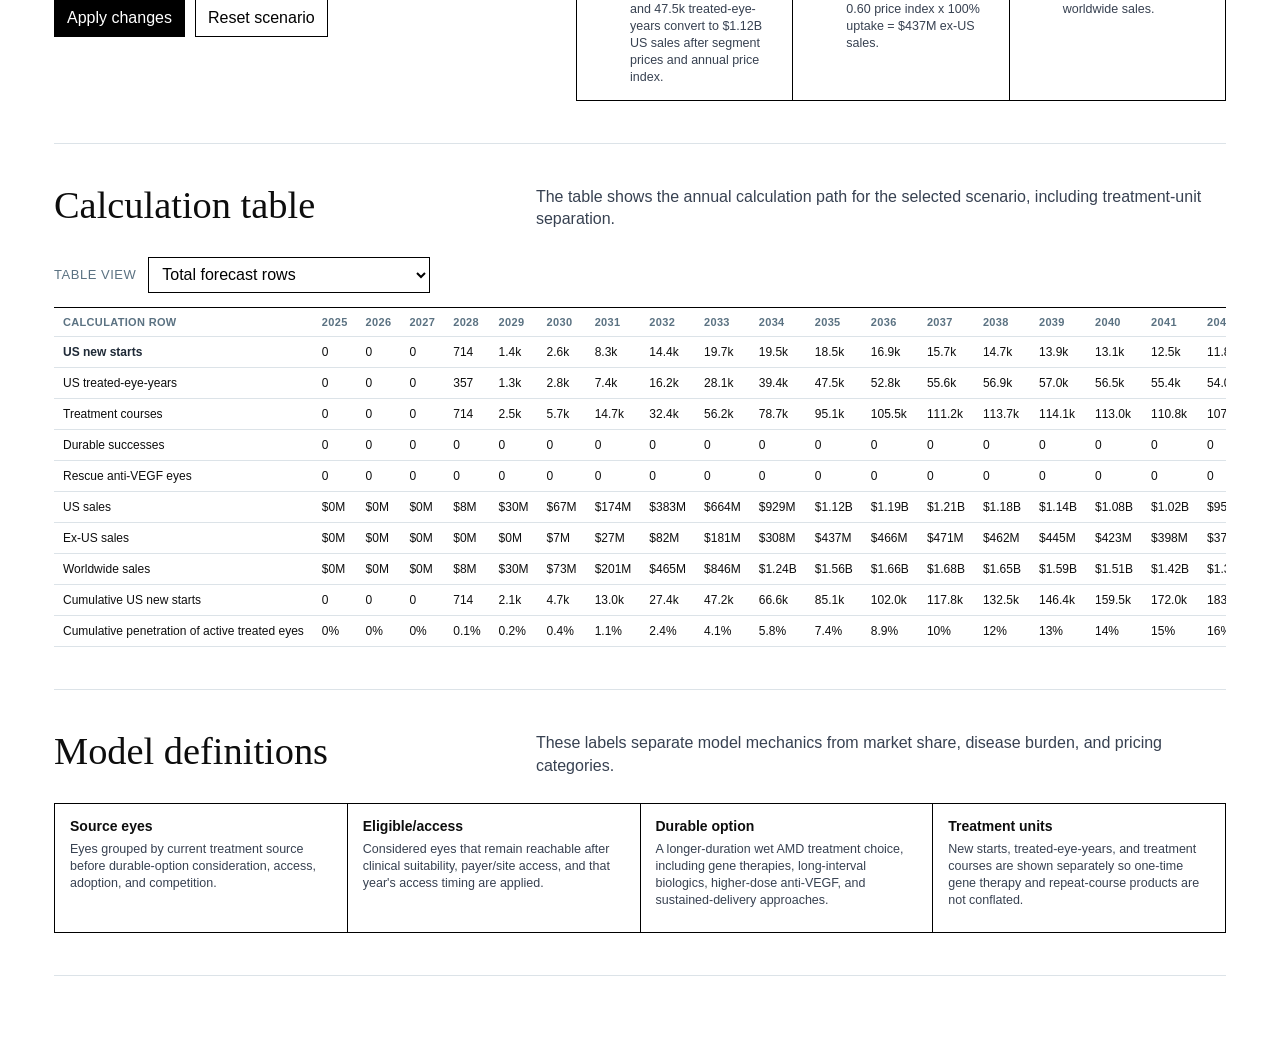
<file: duravyu_interactive_model_calculator.html>
<!doctype html><html lang="en"><head><meta charset="utf-8"><meta name="viewport" content="width=device-width, initial-scale=1"><link rel="stylesheet" href="assets/wet_amd_pipeline_forecast.css?v=six-program-framework"><title>DURAVYU Interactive Model Calculator</title></head><body><script>window.PIPELINE_FORECAST_PAGE={drugId:"duravyu",pageType:"calculator"};</script><script src="assets/wet_amd_forecast_engine.js?v=six-program-framework"></script><script src="assets/wet_amd_pipeline_forecast_model.js?v=six-program-framework"></script></body></html>
</file>
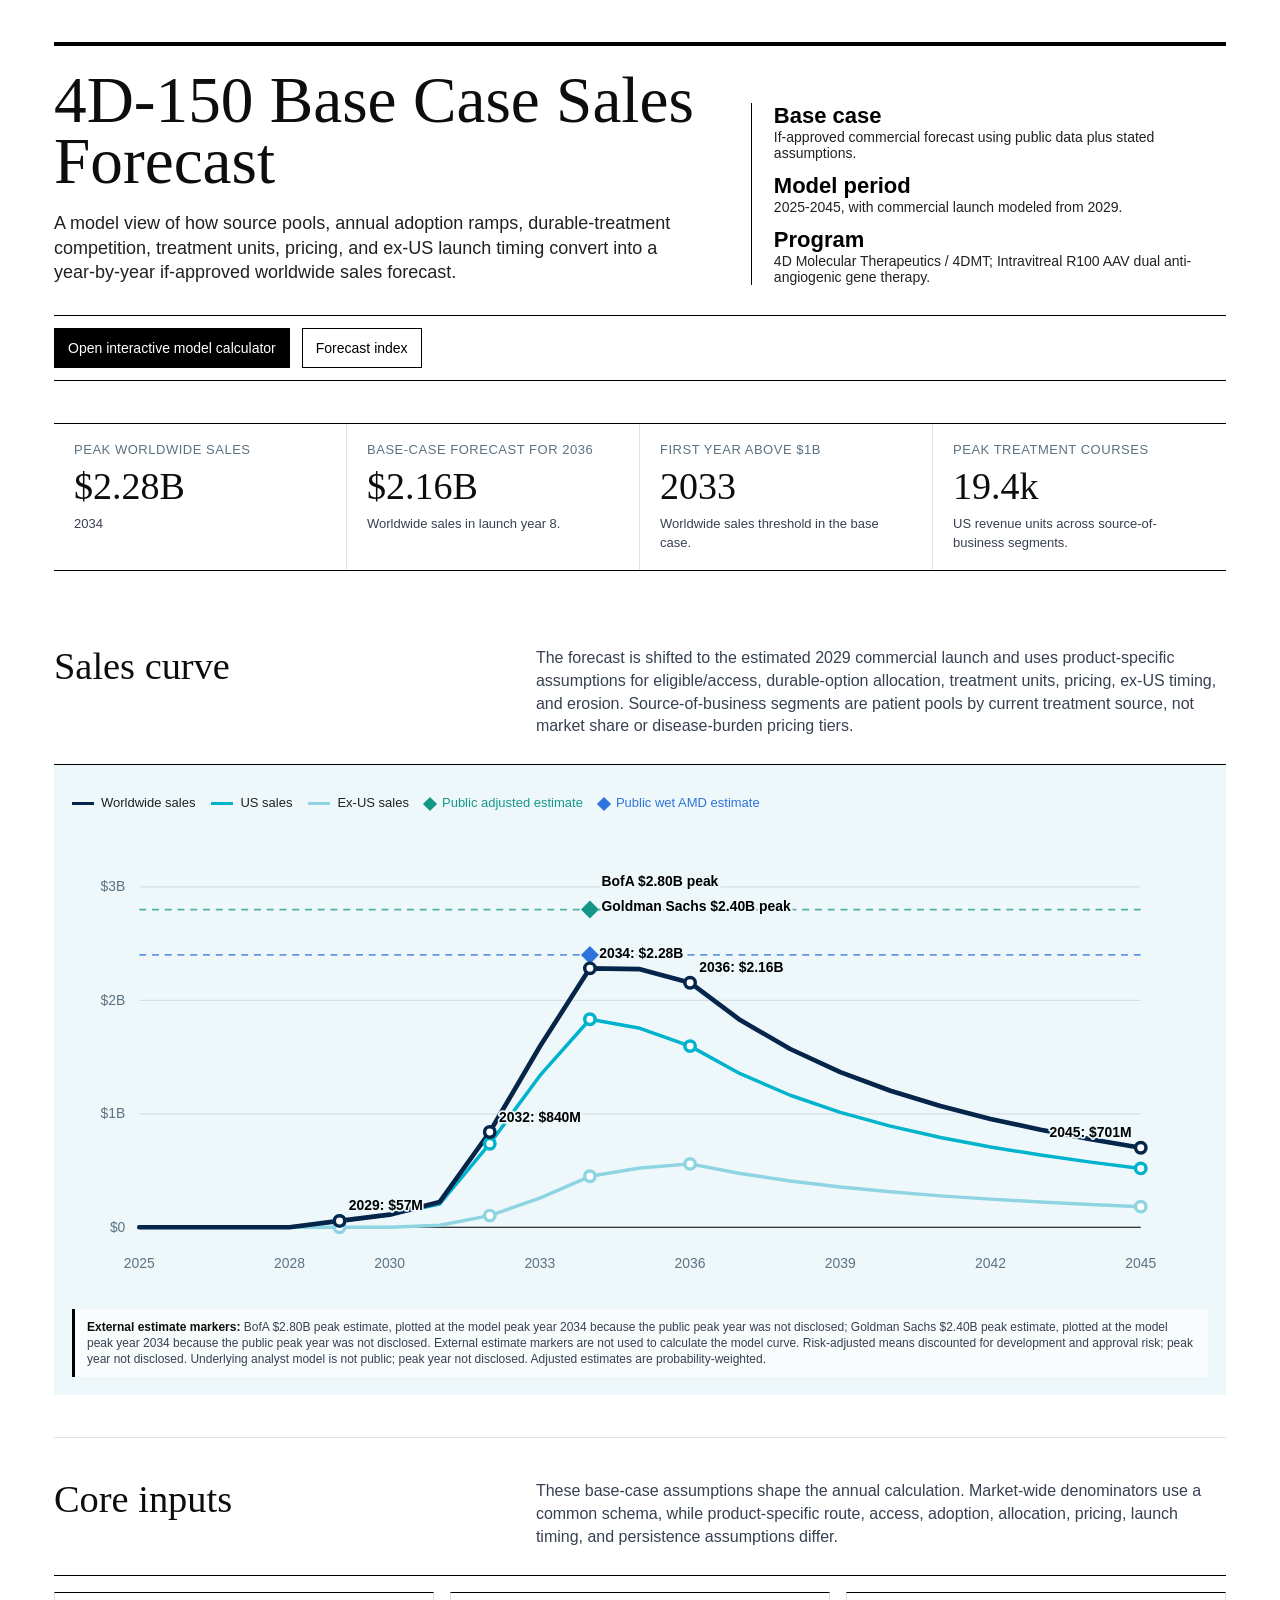
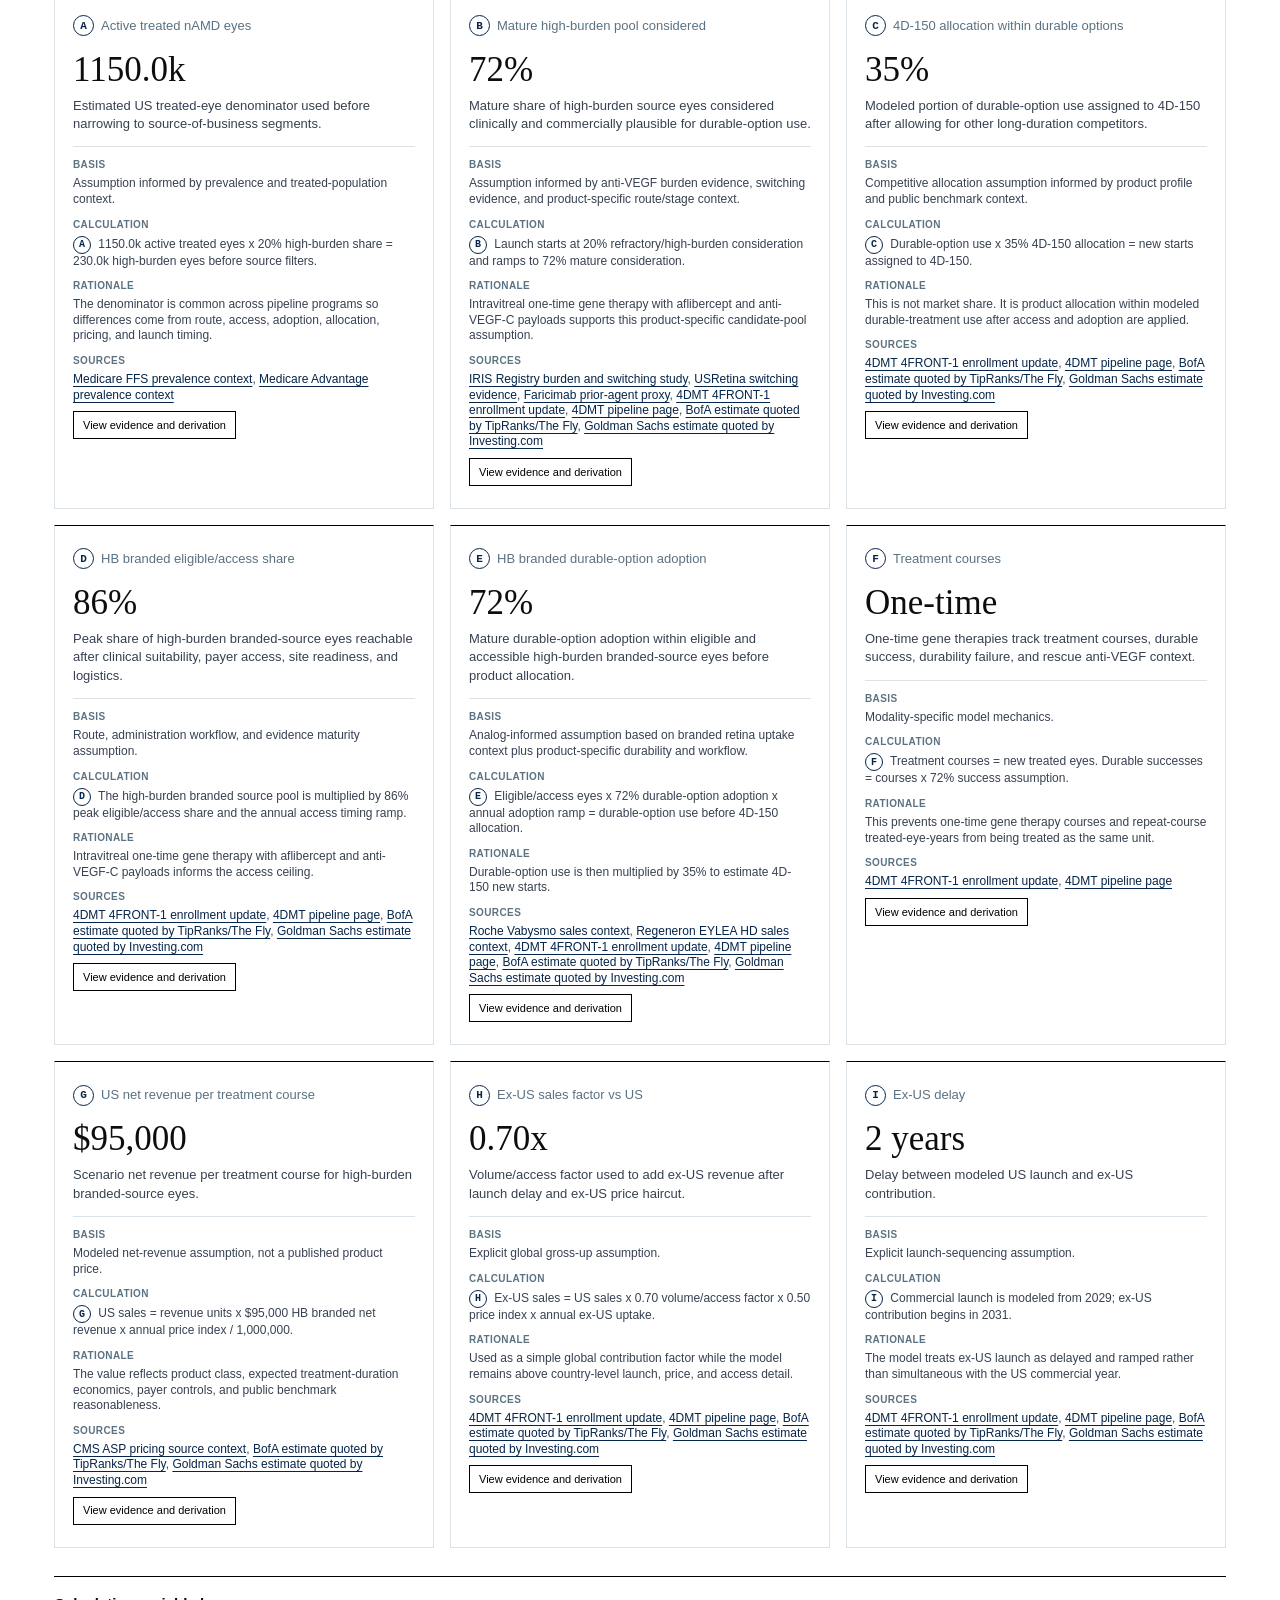
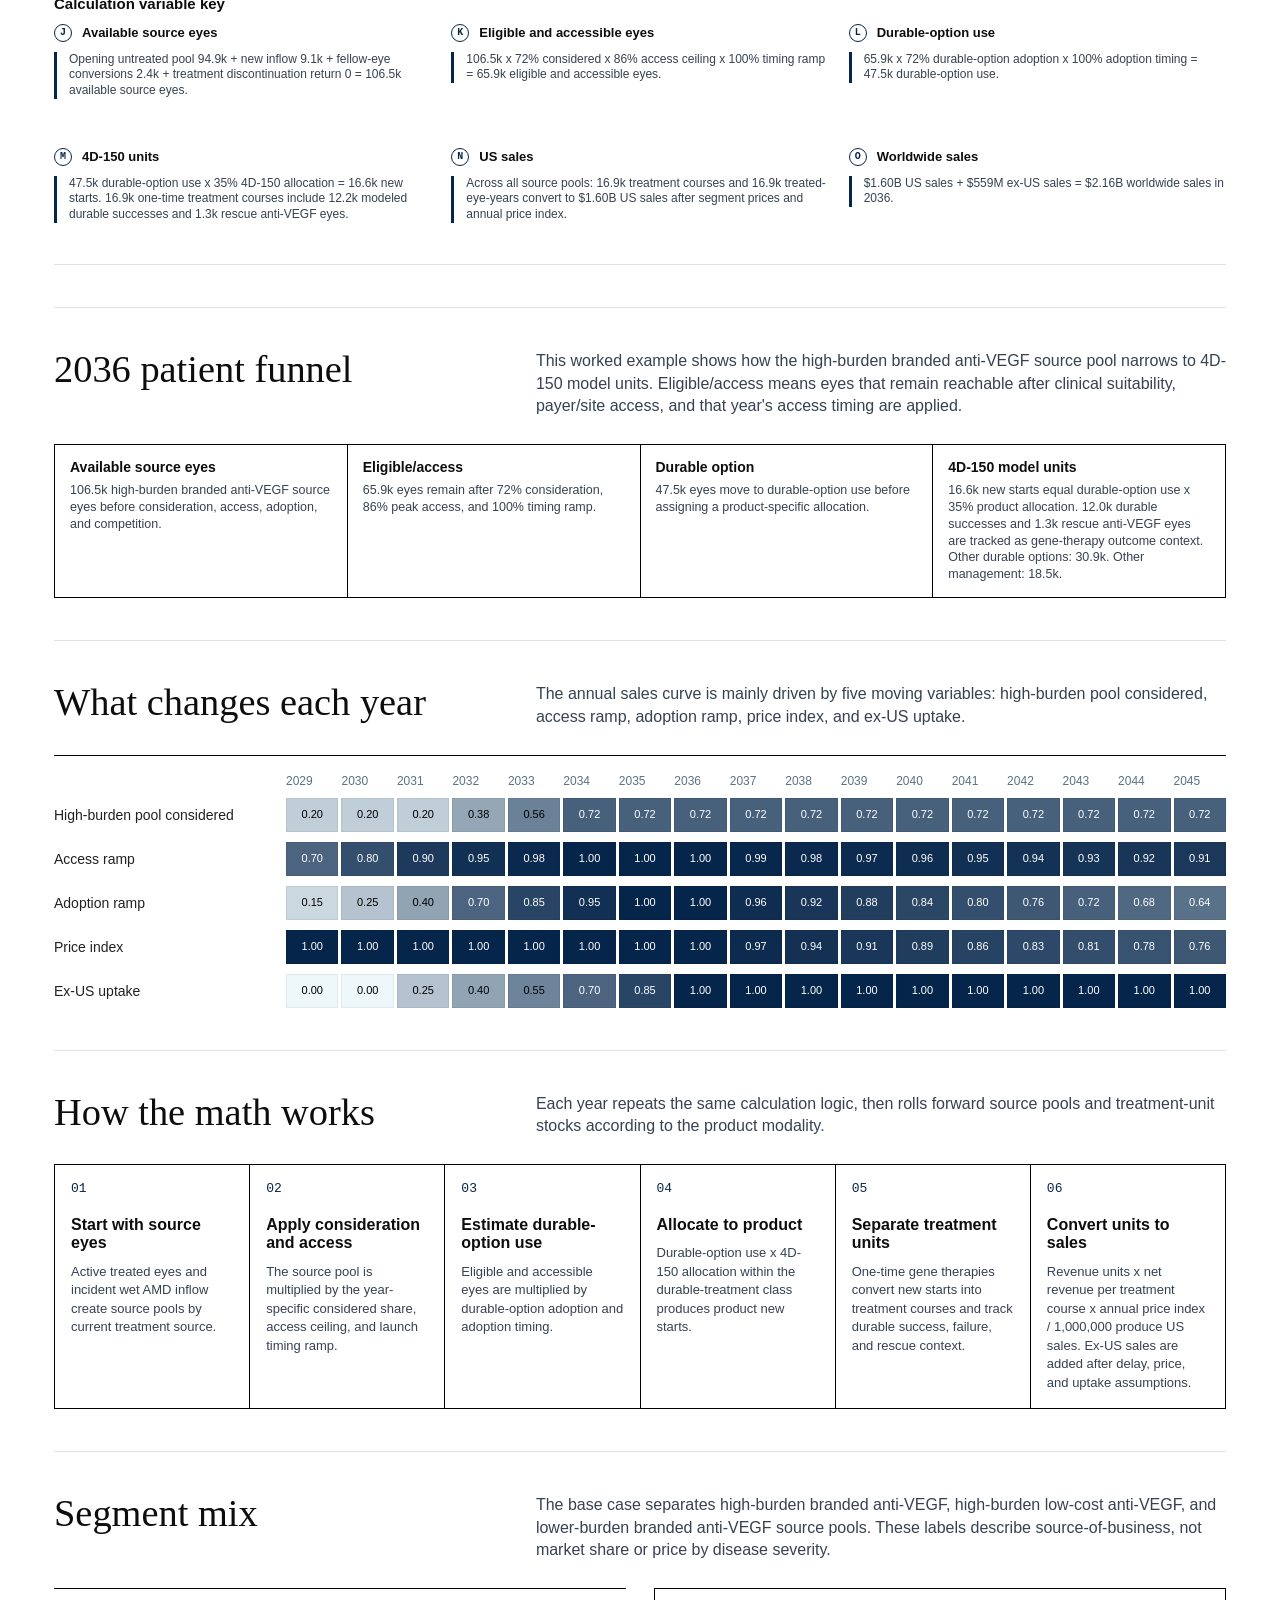
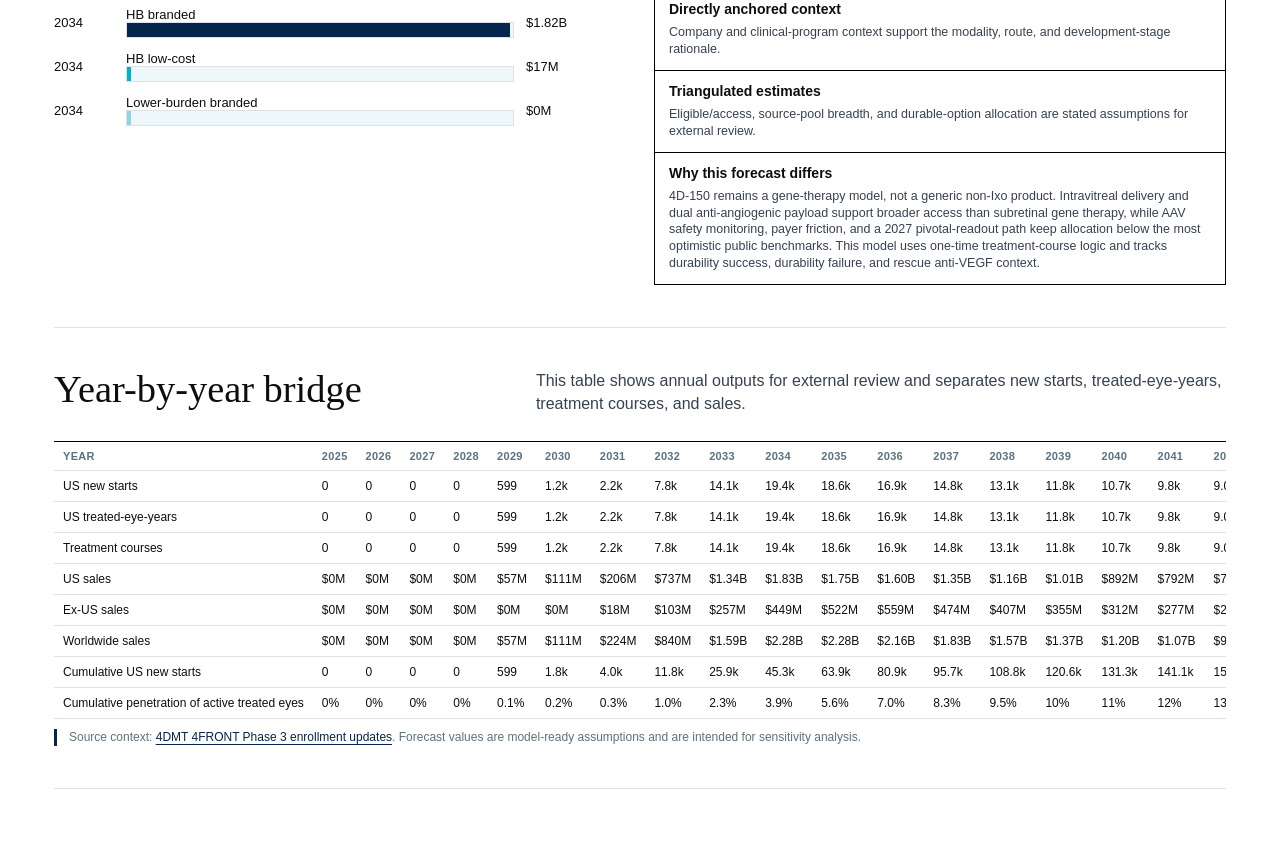
<file: four_d_150_base_case_sales_forecast_infographic.html>
<!doctype html><html lang="en"><head><meta charset="utf-8"><meta name="viewport" content="width=device-width, initial-scale=1"><link rel="stylesheet" href="assets/wet_amd_pipeline_forecast.css?v=six-program-framework"><title>4D-150 Base Case Sales Forecast Infographic</title></head><body><script>window.PIPELINE_FORECAST_PAGE={drugId:"four_d_150",pageType:"infographic"};</script><script src="assets/wet_amd_forecast_engine.js?v=six-program-framework"></script><script src="assets/wet_amd_pipeline_forecast_model.js?v=six-program-framework"></script></body></html>
</file>
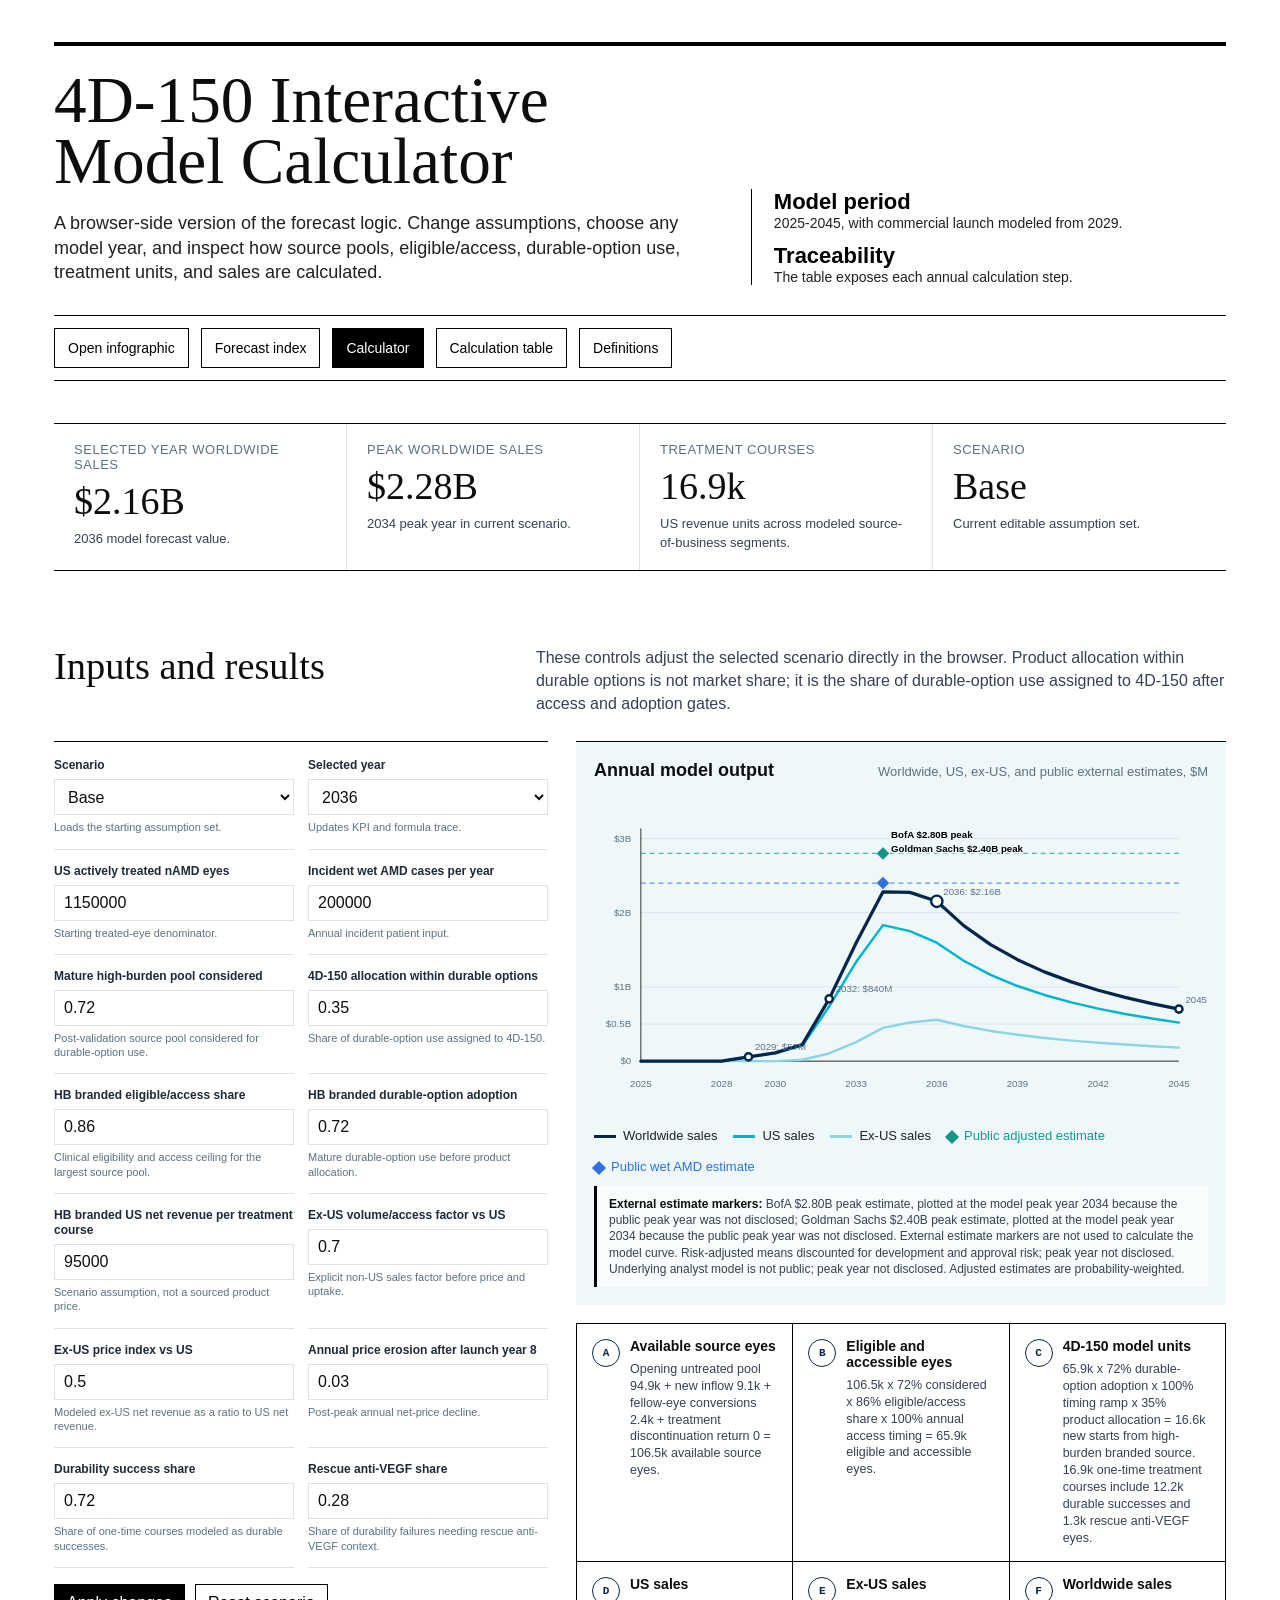
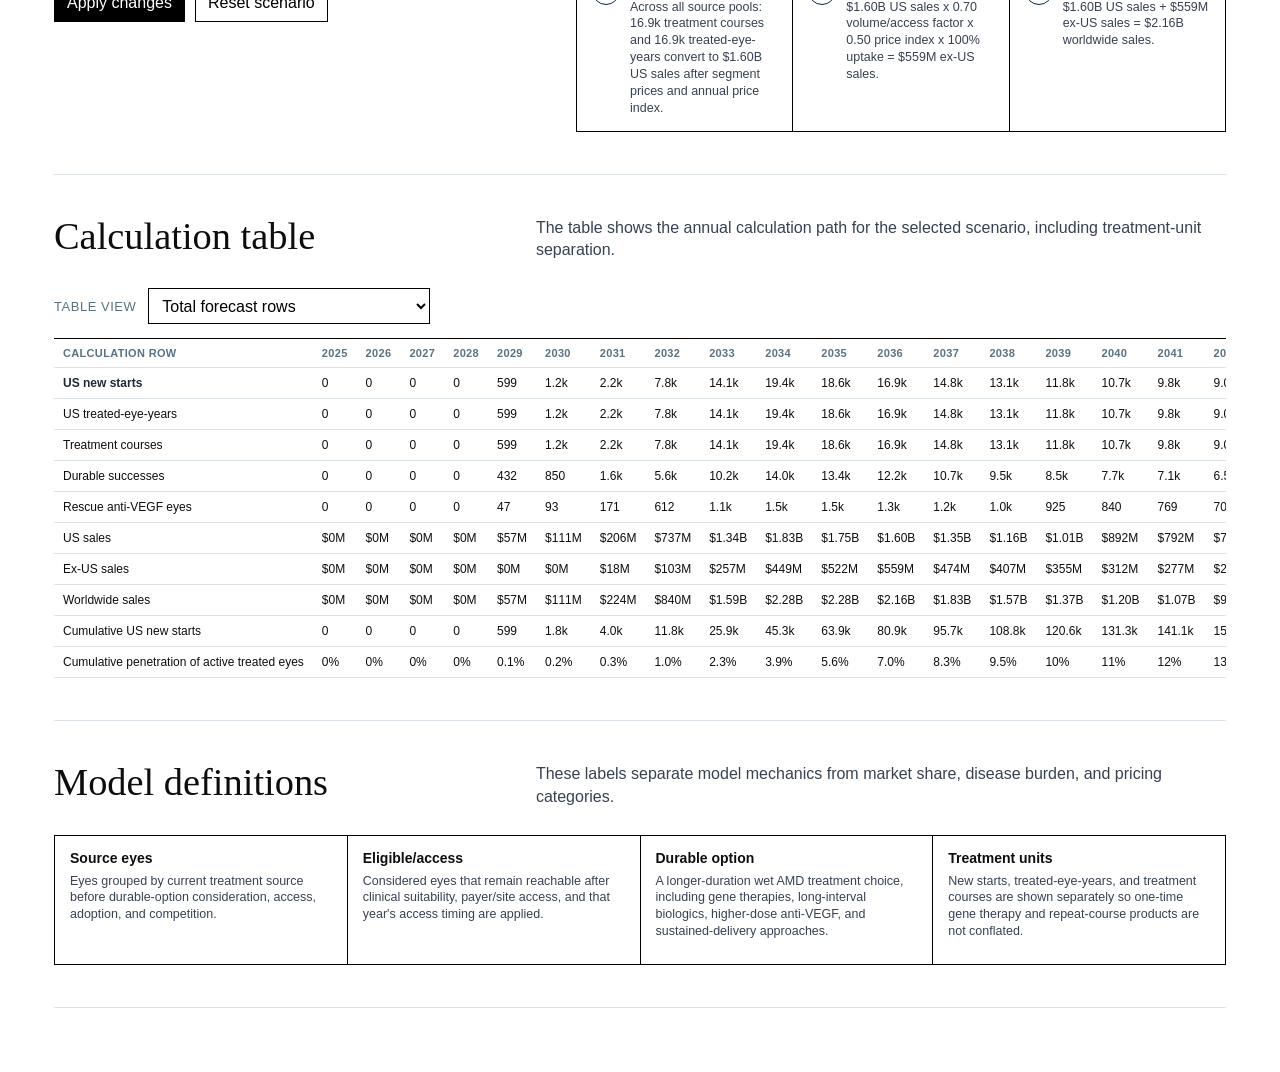
<file: four_d_150_interactive_model_calculator.html>
<!doctype html><html lang="en"><head><meta charset="utf-8"><meta name="viewport" content="width=device-width, initial-scale=1"><link rel="stylesheet" href="assets/wet_amd_pipeline_forecast.css?v=six-program-framework"><title>4D-150 Interactive Model Calculator</title></head><body><script>window.PIPELINE_FORECAST_PAGE={drugId:"four_d_150",pageType:"calculator"};</script><script src="assets/wet_amd_forecast_engine.js?v=six-program-framework"></script><script src="assets/wet_amd_pipeline_forecast_model.js?v=six-program-framework"></script></body></html>
</file>
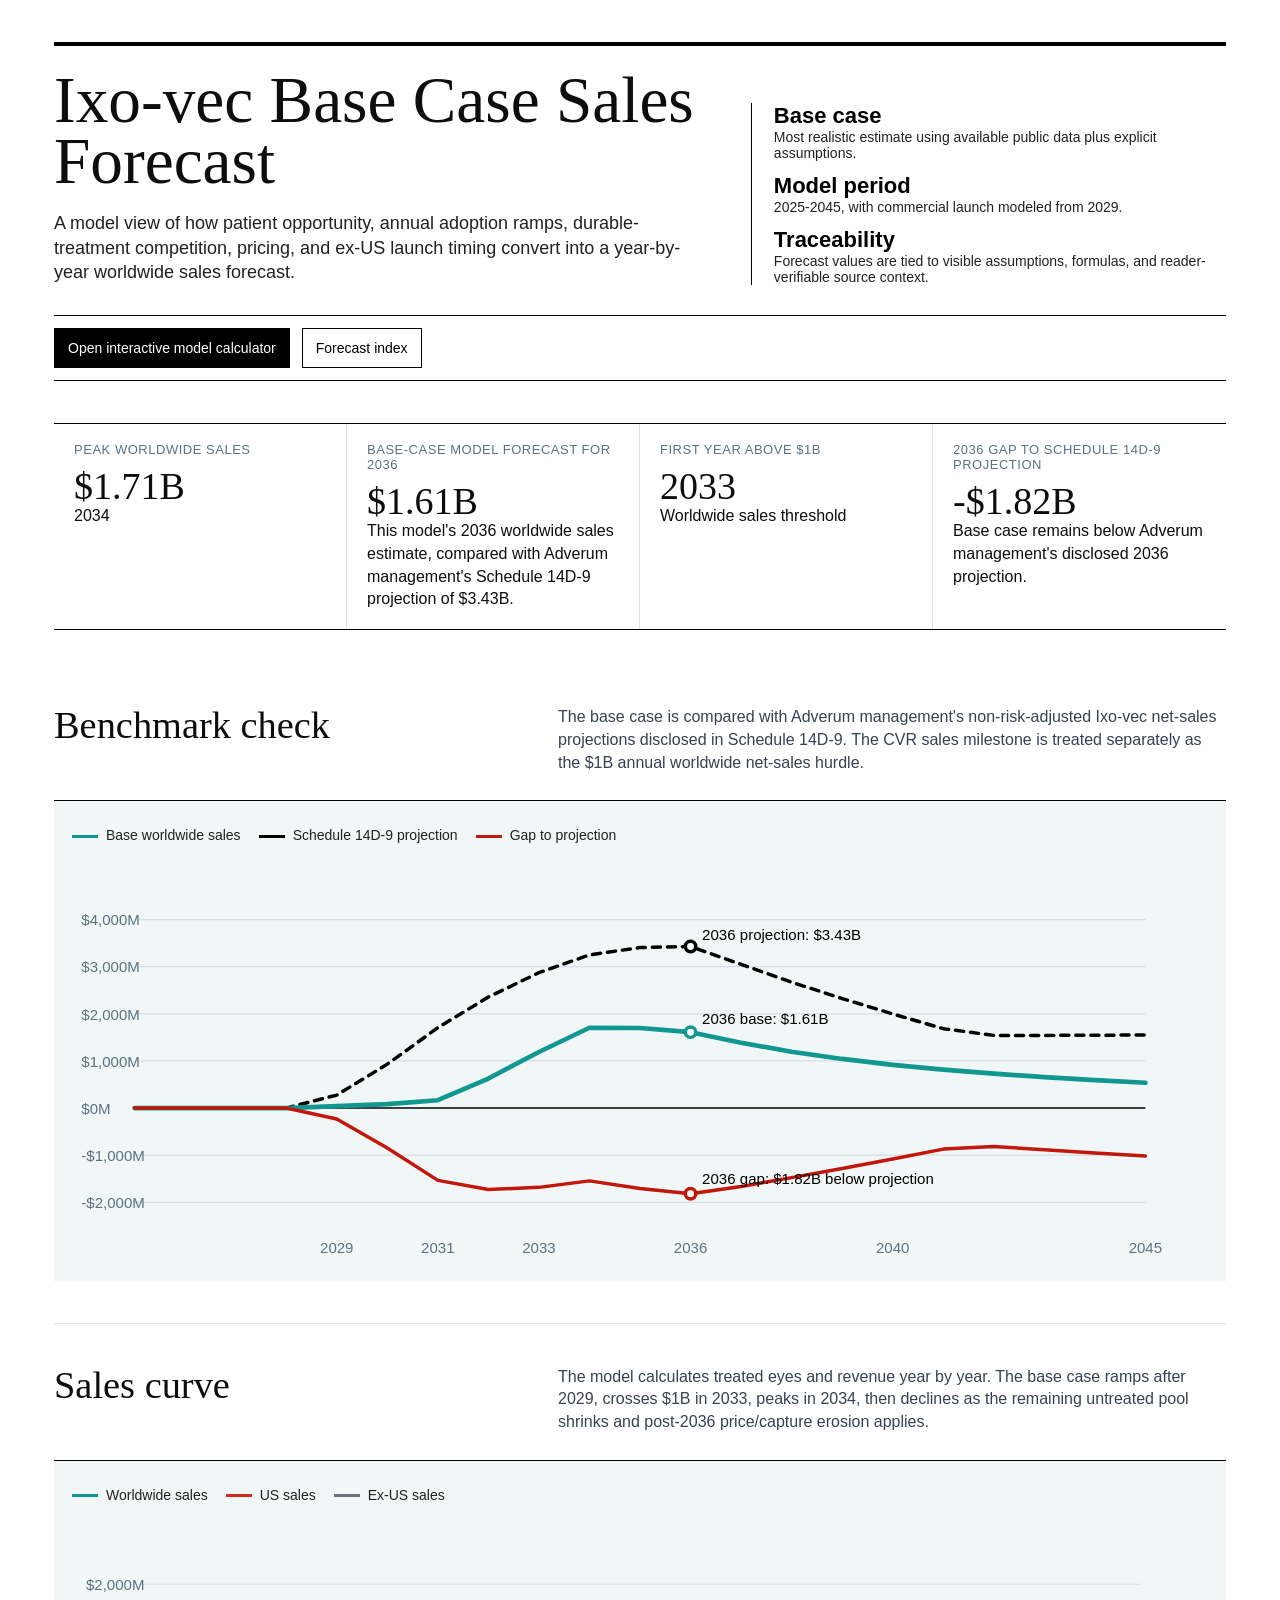
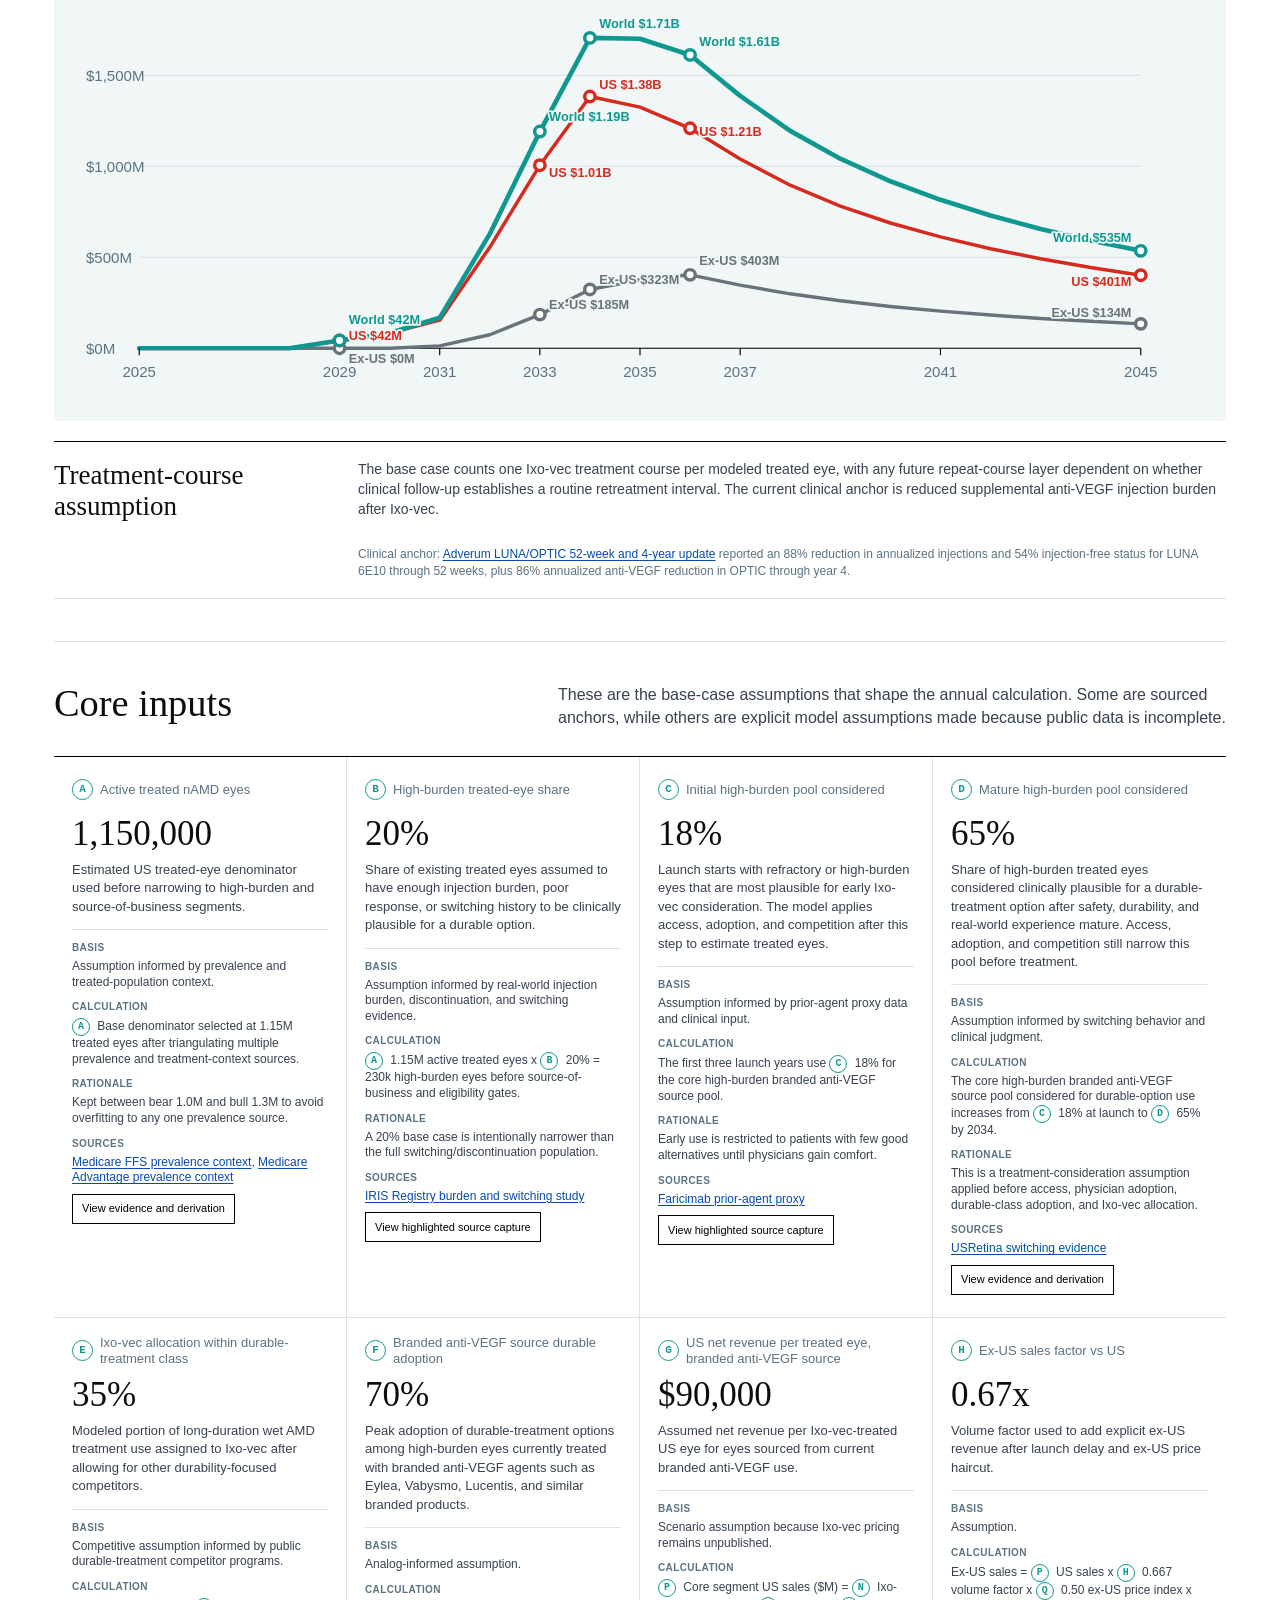
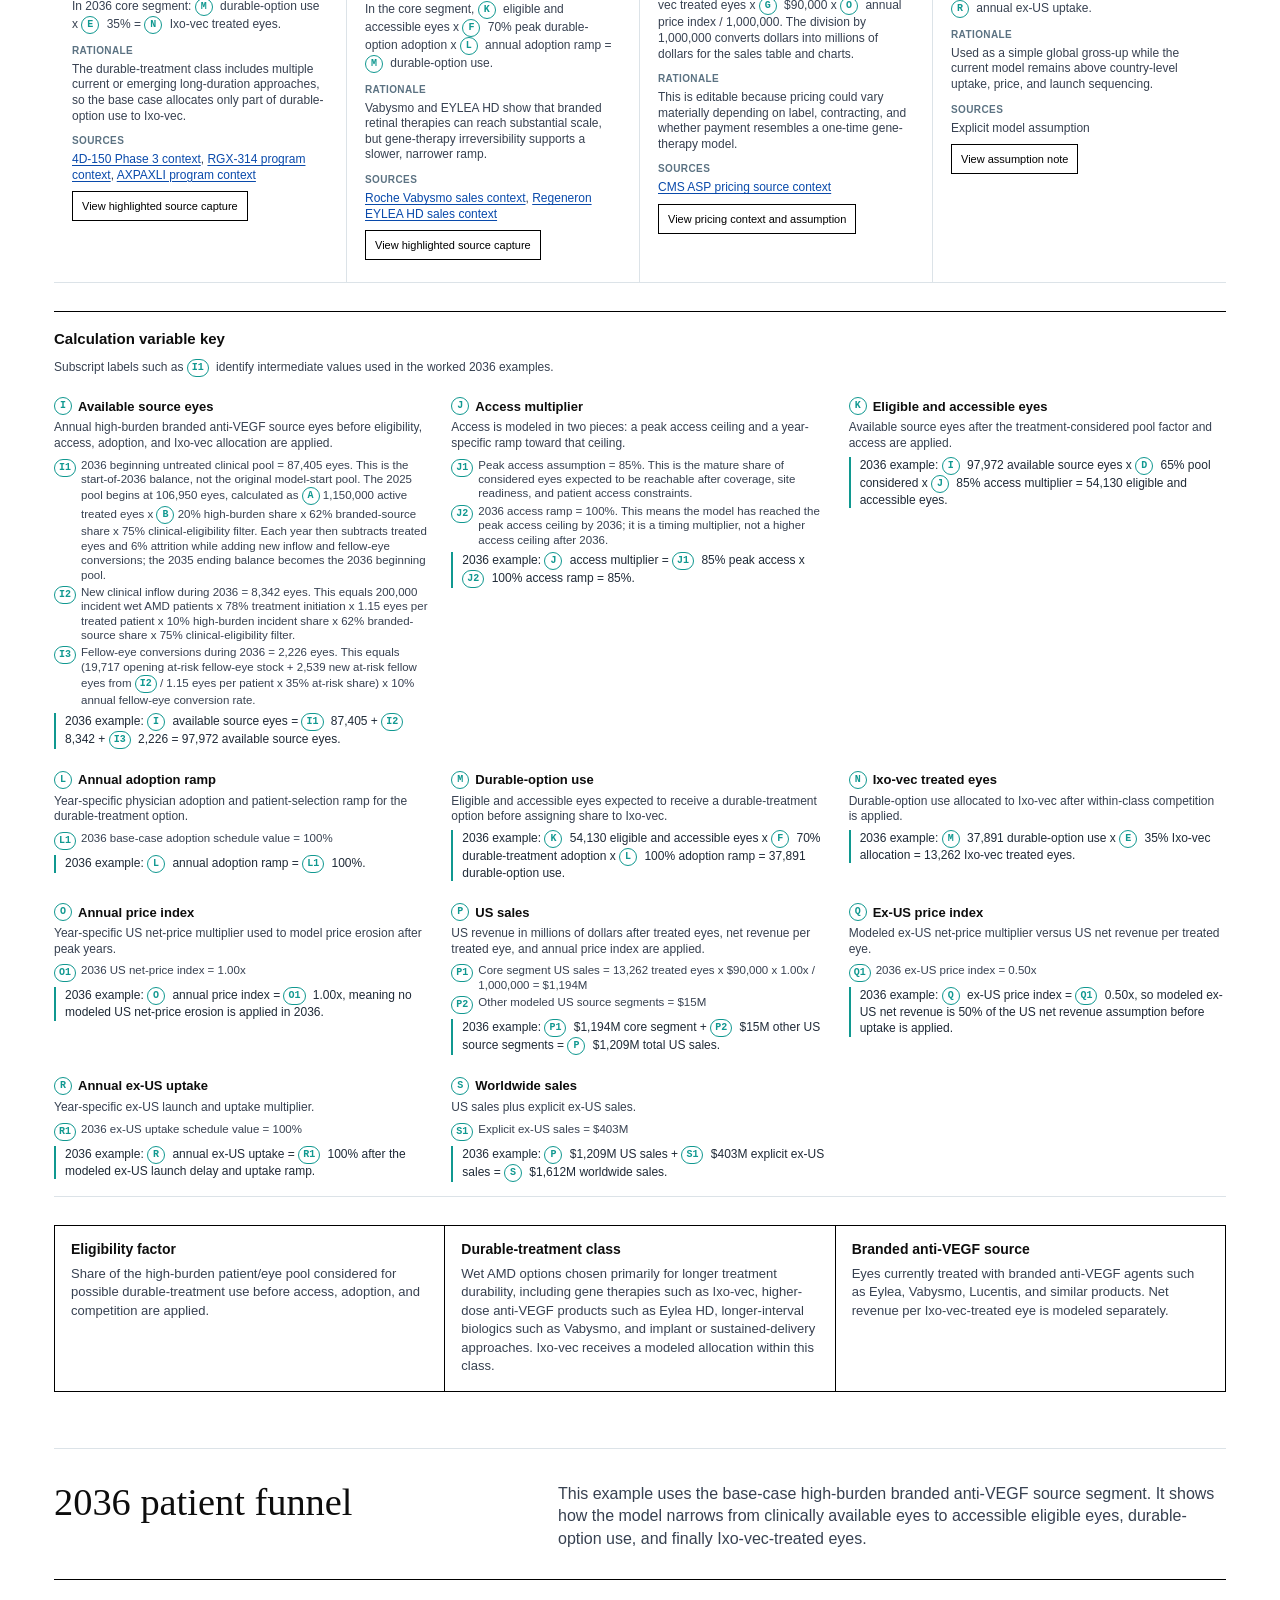
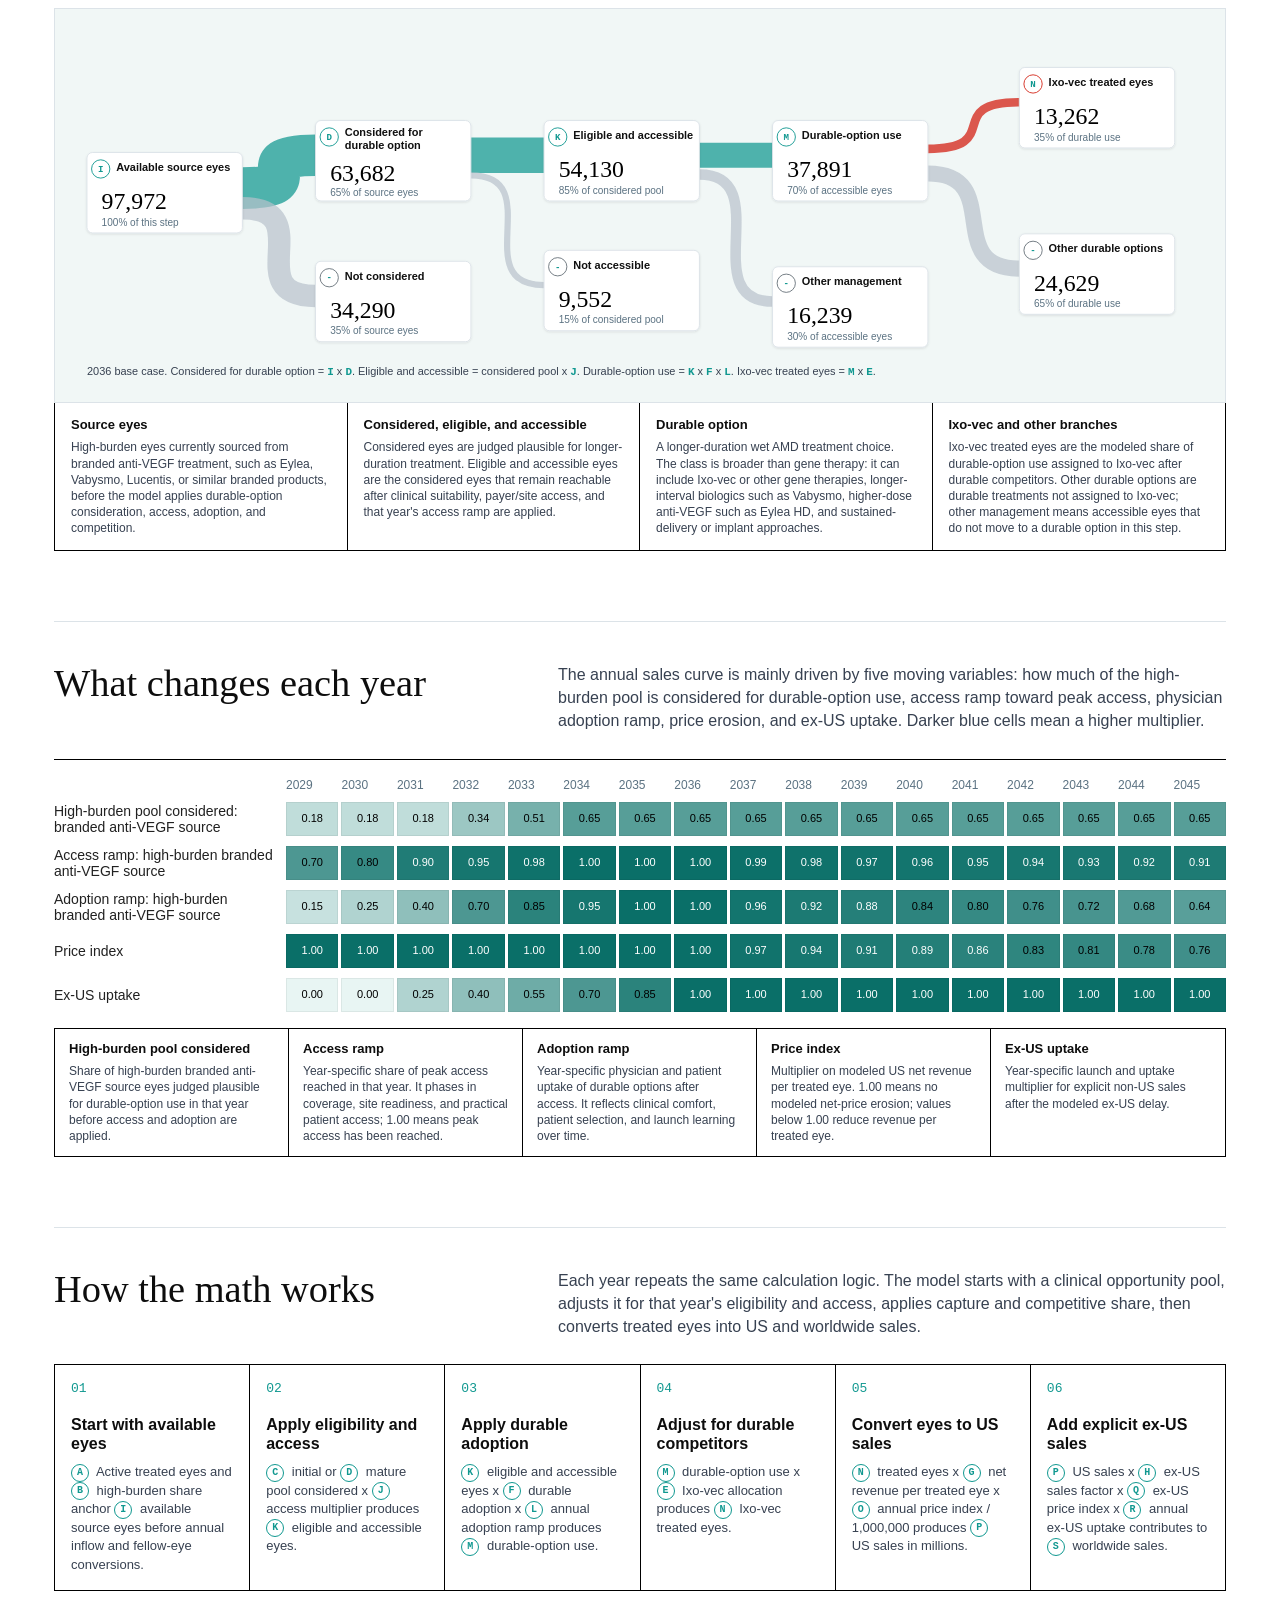
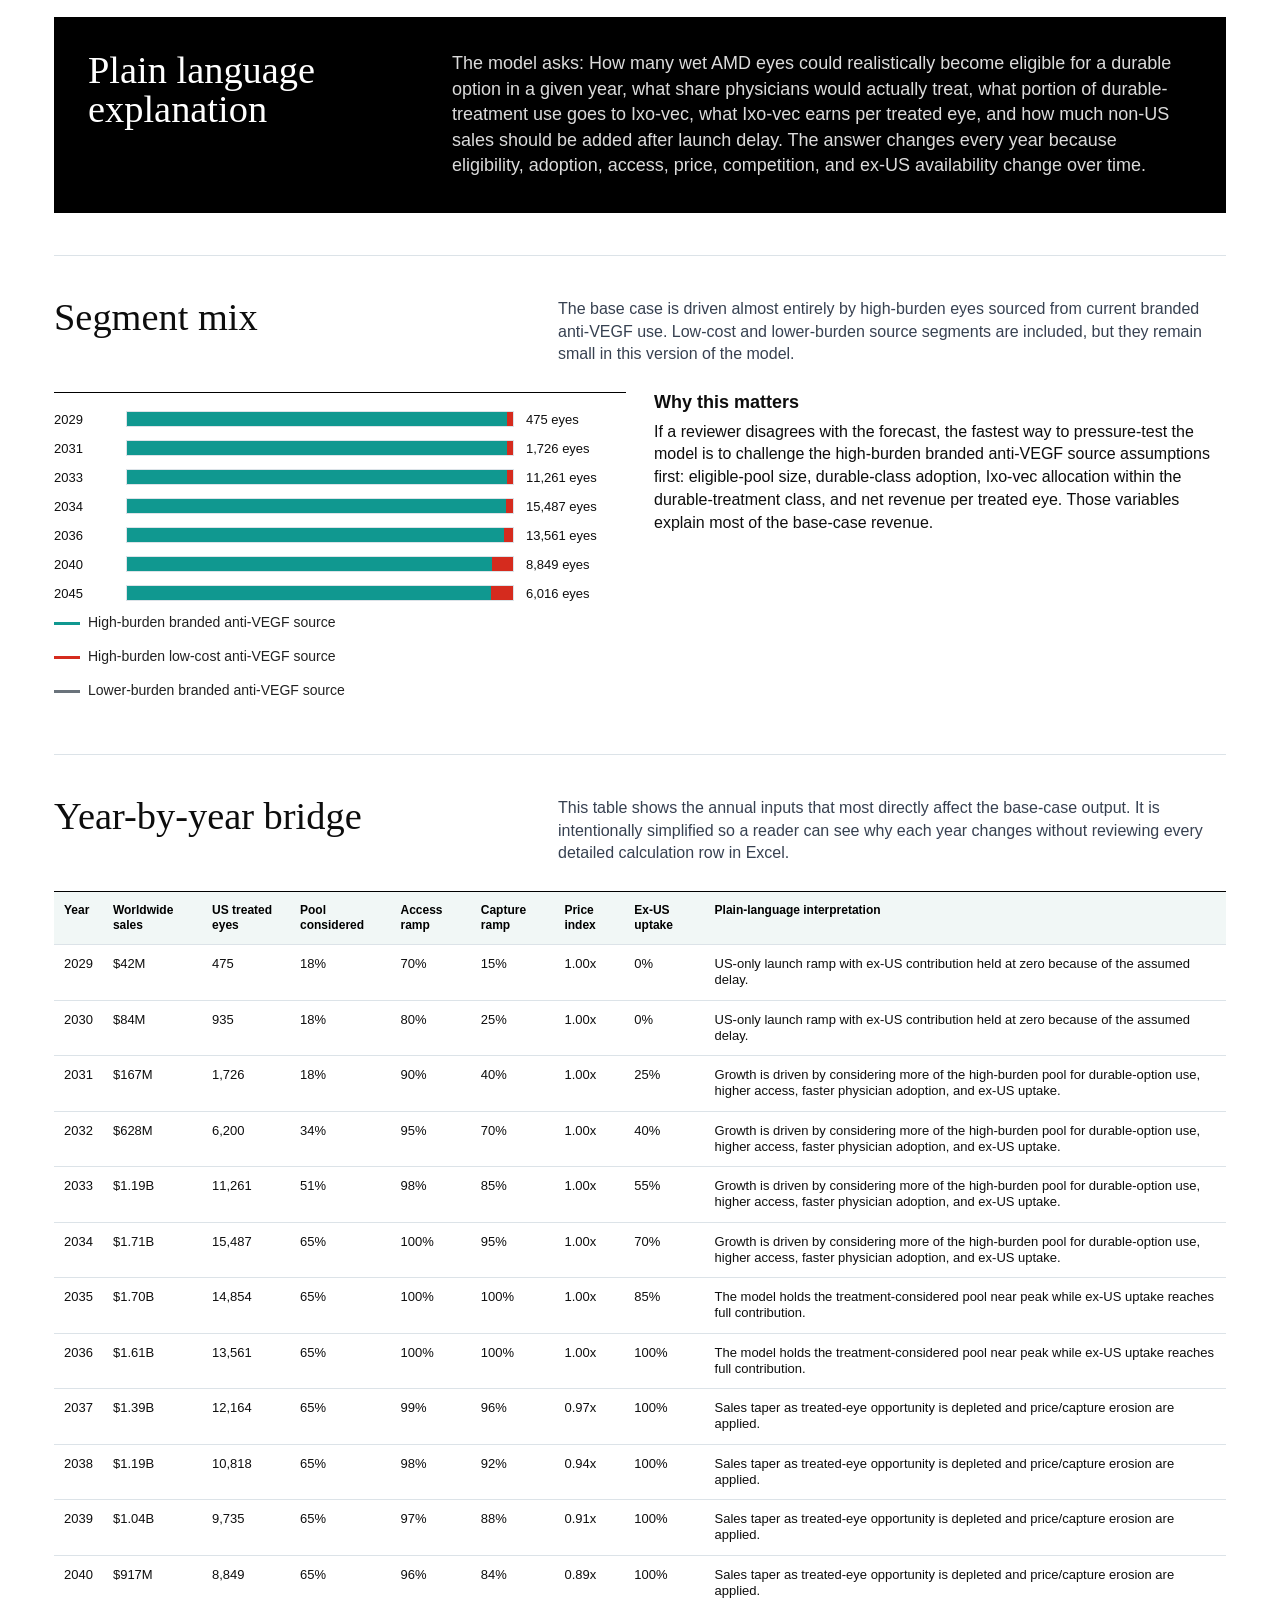
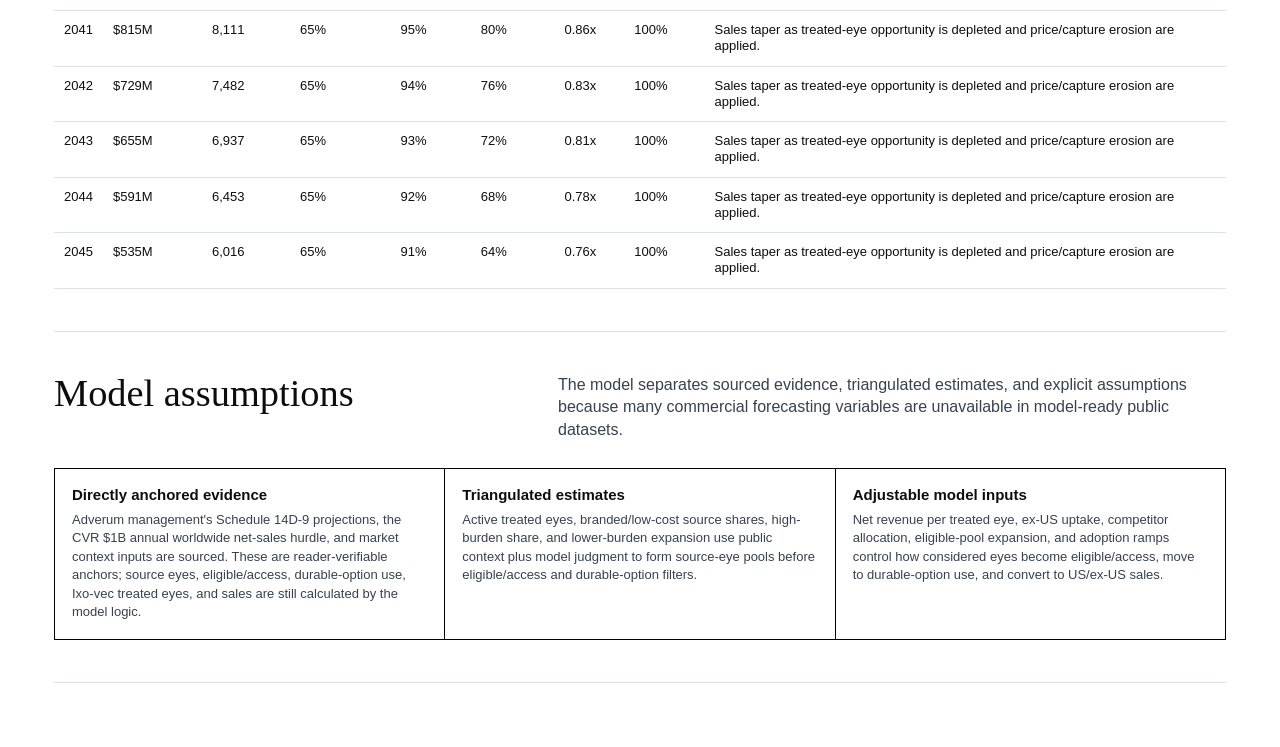
<file: ixo_vec_base_case_sales_forecast_infographic.html>
<!doctype html>
<html lang="en">
<head>
  <meta charset="utf-8" />
  <meta name="viewport" content="width=device-width, initial-scale=1" />
  <link rel="icon" href="data:image/svg+xml,%3Csvg xmlns='http://www.w3.org/2000/svg' viewBox='0 0 16 16'%3E%3Crect width='16' height='16' fill='black'/%3E%3Cpath d='M3 11h10v2H3zM3 7h7v2H3zM3 3h4v2H3z' fill='%232e72dc'/%3E%3C/svg%3E" />
  <title>Ixo-vec Base Case Sales Forecast Infographic</title>
  <style>
    @font-face {
      font-family: "GS Sans";
      src: url("https://cdn.gs.com/fonts/gs-sans/v3/gs-sans-variable.woff2") format("woff2");
      font-style: normal;
    }
    @font-face {
      font-family: "GS Serif";
      src: url("https://cdn.gs.com/fonts/gs-serif/v3/gs-serif-variable.woff2") format("woff2");
      font-style: normal;
    }
    :root {
      --black: #000000;
      --ink: rgba(0, 0, 0, 0.95);
      --muted: #5b7282;
      --rule: #dce3e8;
      --wash: #F1F7F6;
      --blue: #109890;
      --blue-soft: #E8F5F3;
      --teal: #D52B1E;
      --green: #31701f;
      --white: #ffffff;
    }
    * { box-sizing: border-box; }
    body {
      margin: 0;
      background: var(--white);
      color: var(--ink);
      font-family: "GS Sans", Helvetica, Arial, sans-serif;
      letter-spacing: 0;
    }
    .page {
      max-width: 1240px;
      margin: 0 auto;
      padding: 42px 34px 64px;
    }
    header {
      border-top: 4px solid var(--black);
      padding-top: 24px;
      display: grid;
      grid-template-columns: 1.15fr .85fr;
      gap: 54px;
      align-items: end;
    }
    h1 {
      font-family: "GS Serif", Georgia, "Times New Roman", serif;
      font-size: clamp(40px, 5.1vw, 68px);
      line-height: .94;
      letter-spacing: 0;
      font-weight: 500;
      margin: 0 0 18px;
    }
    h2 {
      font-family: "GS Serif", Georgia, "Times New Roman", serif;
      font-size: clamp(29px, 3vw, 44px);
      line-height: 1;
      font-weight: 500;
      margin: 0;
    }
    h3 {
      font-size: 18px;
      line-height: 1.15;
      margin: 0 0 8px;
    }
    p {
      font-size: 16px;
      line-height: 1.42;
      margin: 0;
    }
    .deck {
      max-width: 730px;
      color: #212121;
      font-size: 18px;
      line-height: 1.38;
    }
    .meta {
      border-left: 1px solid var(--black);
      padding-left: 22px;
      display: grid;
      gap: 12px;
      font-size: 14px;
      color: #212121;
    }
    .meta strong { display: block; font-size: 22px; color: var(--black); }
    .nav-tools {
      margin-top: 30px;
      display: flex;
      flex-wrap: wrap;
      gap: 12px;
      border-top: 1px solid var(--black);
      border-bottom: 1px solid var(--black);
      padding: 12px 0;
    }
    .nav-tools a {
      min-height: 40px;
      border: 1px solid var(--black);
      background: var(--white);
      color: var(--black);
      padding: 9px 13px;
      text-decoration: none;
      font-size: 14px;
      line-height: 1;
      display: inline-flex;
      align-items: center;
      justify-content: center;
    }
    .nav-tools a:first-child { background: var(--black); color: var(--white); }
    .kpi-strip {
      display: grid;
      grid-template-columns: repeat(4, 1fr);
      border-top: 1px solid var(--black);
      border-bottom: 1px solid var(--black);
      margin: 42px 0 34px;
    }
    .kpi {
      min-height: 116px;
      padding: 18px 20px;
      border-right: 1px solid var(--rule);
    }
    .kpi:last-child { border-right: 0; }
    .kpi .label {
      color: var(--muted);
      font-size: 13px;
      text-transform: uppercase;
      letter-spacing: .04em;
      margin-bottom: 10px;
    }
    .kpi .value {
      font-family: "GS Serif", Georgia, serif;
      font-size: 38px;
      line-height: 1;
    }
    .section {
      padding: 42px 0;
      border-bottom: 1px solid var(--rule);
    }
    .section-head {
      display: grid;
      grid-template-columns: minmax(450px, 0.62fr) minmax(0, 1fr);
      gap: 54px;
      margin-bottom: 26px;
    }
    .section-head h2 { white-space: nowrap; min-width: 0; }
    .section-head p { color: #374151; max-width: 900px; min-width: 0; }
    .chart-panel {
      background: var(--wash);
      border-top: 1px solid var(--black);
      padding: 18px 18px 6px;
    }
    .legend {
      display: flex;
      flex-wrap: wrap;
      gap: 18px;
      margin: 8px 0 14px;
      color: #212121;
      font-size: 14px;
    }
    .legend span::before {
      content: "";
      display: inline-block;
      width: 26px;
      height: 3px;
      margin-right: 8px;
      vertical-align: middle;
      background: var(--blue);
    }
    .legend .us::before { background: var(--teal); }
    .legend .exus::before { background: #6A737B; }
    .legend .sec-key::before { background: #000; }
    .legend .gap-key::before { background: #c2170a; }
    svg { width: 100%; height: auto; display: block; }
    .grid-line { stroke: #d7dee5; stroke-width: 1; }
    .zero-line { stroke: #000; stroke-width: 1.3; }
    .axis { stroke: #000; stroke-width: 1; }
    .tick { stroke: #000; stroke-width: 1; }
    .axis-label { font: 13px "GS Sans", Helvetica, Arial, sans-serif; fill: #5b7282; }
    .callout { font: 13px "GS Sans", Helvetica, Arial, sans-serif; fill: #000; }
    .line { fill: none; stroke-width: 3; stroke-linejoin: round; stroke-linecap: round; }
    .world-line { stroke: var(--blue); stroke-width: 4; }
    .us-line { stroke: var(--teal); }
    .exus-line { stroke: #6A737B; }
    .sec-line { stroke: #000; stroke-width: 3; stroke-dasharray: 7 6; }
    .gap-line { stroke: #c2170a; stroke-width: 3; }
    .series-label {
      font: 11px "GS Sans", Helvetica, Arial, sans-serif;
      font-weight: 600;
      paint-order: stroke;
      stroke: var(--wash);
      stroke-width: 3px;
      stroke-linejoin: round;
    }
    .world-label { fill: var(--blue); }
    .us-label { fill: var(--teal); }
    .exus-label { fill: #6A737B; }
    .world-dot { fill: var(--white); stroke: var(--blue); stroke-width: 3; }
    .us-dot { fill: var(--white); stroke: var(--teal); stroke-width: 3; }
    .exus-dot { fill: var(--white); stroke: #6A737B; stroke-width: 3; }
    .sec-dot { fill: var(--white); stroke: #000; stroke-width: 3; }
    .gap-dot { fill: var(--white); stroke: #c2170a; stroke-width: 3; }
    .two-col {
      display: grid;
      grid-template-columns: 1fr 1fr;
      gap: 28px;
    }
    .metric-grid {
      display: grid;
      grid-template-columns: repeat(4, 1fr);
      border-top: 1px solid var(--black);
    }
    .term-grid {
      display: grid;
      grid-template-columns: repeat(3, 1fr);
      gap: 1px;
      background: var(--black);
      border: 1px solid var(--black);
      margin: 28px 0 0;
    }
    .term {
      background: var(--white);
      padding: 15px 16px;
      min-height: 112px;
    }
    .term strong {
      display: block;
      font-size: 14px;
      margin-bottom: 8px;
    }
    .term p { font-size: 13px; color: #374151; }
    .sankey-head {
      margin-top: 56px;
      padding-top: 34px;
      border-top: 1px solid var(--rule);
    }
    .metric-card {
      min-height: 306px;
      padding: 17px 18px;
      border-right: 1px solid var(--rule);
      border-bottom: 1px solid var(--rule);
    }
    .metric-card:nth-child(4n) { border-right: 0; }
    .metric-label {
      display: flex;
      align-items: center;
      gap: 7px;
      font-size: 13px;
      line-height: 1.2;
      color: var(--muted);
      min-height: 32px;
    }
    .input-code, .calc-ref {
      display: inline-flex;
      align-items: center;
      justify-content: center;
      flex: 0 0 auto;
      width: 21px;
      height: 21px;
      margin-right: 7px;
      border: 1px solid var(--blue);
      border-radius: 50%;
      color: var(--blue);
      font-family: "Roboto Mono", Consolas, monospace;
      font-size: 11px;
      font-weight: 700;
      line-height: 1;
      vertical-align: middle;
      background: #fff;
    }
    .metric-label .input-code {
      margin-right: 0;
    }
    .calc-ref {
      width: 18px;
      height: 18px;
      margin-right: 4px;
      font-size: 10px;
    }
    .metric-value {
      font-family: "GS Serif", Georgia, serif;
      font-size: 35px;
      line-height: 1;
      margin: 10px 0;
    }
    .metric-card p { font-size: 13px; color: #374151; }
    .calc-key {
      border-top: 1px solid var(--black);
      border-bottom: 1px solid var(--rule);
      padding: 18px 0 4px;
      margin-top: 28px;
    }
    .calc-key h3 {
      margin: 0 0 12px;
      font-size: 15px;
      font-weight: 700;
    }
    .calc-key-grid {
      display: grid;
      grid-template-columns: repeat(3, 1fr);
      gap: 12px 20px;
    }
    .calc-var {
      min-height: 112px;
      padding-bottom: 10px;
    }
    .calc-var strong {
      display: flex;
      align-items: center;
      gap: 6px;
      font-size: 13px;
      line-height: 1.2;
      margin-bottom: 5px;
    }
    .calc-var strong .calc-ref {
      margin-right: 0;
    }
    .calc-var p {
      font-size: 12px;
      line-height: 1.3;
      color: #374151;
    }
    .calc-var .derivation {
      margin-top: 5px;
      padding-left: 9px;
      border-left: 2px solid var(--blue);
      color: #1f2a37;
    }
    .calc-key > .derivation {
      margin: 0 0 20px;
      font-size: 12px;
      line-height: 1.35;
      color: #374151;
    }
    .calc-ref.calc-ref-wide {
      width: auto;
      min-width: 20px;
      padding: 0 4px;
      border-radius: 999px;
    }
    .component-list {
      display: grid;
      gap: 3px;
      margin-top: 6px;
      font-size: 11.5px;
      line-height: 1.25;
      color: #374151;
    }
    .component-list div {
      display: flex;
      align-items: flex-start;
      gap: 5px;
    }
    .component-list .calc-ref {
      margin-right: 0;
      margin-top: 1px;
      flex: 0 0 auto;
    }
    .component-list .component-text {
      flex: 1;
    }
    .card-proof {
      margin: 13px 0 0;
      padding-top: 12px;
      border-top: 1px solid var(--rule);
      display: grid;
      gap: 6px;
    }
    .card-proof dt {
      font-size: 10px;
      text-transform: uppercase;
      letter-spacing: .04em;
      color: var(--muted);
      font-weight: 700;
    }
    .card-proof dd {
      margin: 0 0 5px;
      font-size: 12px;
      line-height: 1.3;
      color: #374151;
    }
    .source-actions {
      display: flex;
      flex-wrap: wrap;
      gap: 6px;
      margin-top: 8px;
    }
    .source-evidence-button {
      min-height: 30px;
      border: 1px solid var(--black);
      background: var(--white);
      color: var(--black);
      padding: 6px 9px;
      font-size: 11px;
      line-height: 1;
      cursor: pointer;
    }
    .source-evidence-button:hover,
    .source-evidence-button:focus-visible {
      border-color: var(--blue);
      color: var(--blue);
    }
    .source-modal {
      position: fixed;
      inset: 0;
      z-index: 20;
      display: none;
      align-items: center;
      justify-content: center;
      padding: 28px;
      background: rgba(0, 0, 0, .72);
    }
    .source-modal[aria-hidden="false"] {
      display: flex;
    }
    .source-modal-panel {
      width: min(1080px, 96vw);
      max-height: 92vh;
      background: var(--white);
      border: 1px solid var(--black);
      box-shadow: 0 24px 80px rgba(0, 0, 0, .38);
      display: grid;
      grid-template-rows: auto minmax(0, 1fr);
    }
    .source-modal-head {
      display: flex;
      justify-content: space-between;
      gap: 18px;
      align-items: center;
      padding: 12px 14px;
      border-bottom: 1px solid var(--rule);
    }
    .source-modal-title {
      font-size: 14px;
      font-weight: 700;
      line-height: 1.25;
    }
    .source-modal-close {
      min-height: 32px;
      border: 1px solid var(--black);
      background: var(--white);
      padding: 6px 10px;
      cursor: pointer;
    }
    .source-modal-body {
      overflow: auto;
      padding: 14px;
      background: var(--wash);
    }
    .source-capture {
      margin: 0 0 16px;
    }
    .source-capture:last-child {
      margin-bottom: 0;
    }
    .source-capture figcaption {
      margin: 0 0 7px;
      font-size: 12px;
      line-height: 1.35;
      color: #374151;
    }
    .source-capture img {
      display: block;
      width: 100%;
      height: auto;
      border: 1px solid var(--black);
      background: var(--white);
    }
    a { color: #094aab; text-decoration-thickness: 1px; text-underline-offset: 2px; }
    .treatment-note {
      margin-top: 20px;
      border-top: 1px solid var(--black);
      border-bottom: 1px solid var(--rule);
      padding: 18px 0;
      display: grid;
      grid-template-columns: 280px 1fr;
      gap: 24px;
    }
    .treatment-note h3 {
      font-family: "GS Serif", Georgia, serif;
      font-size: 27px;
      font-weight: 500;
      margin: 0;
    }
    .treatment-note p { font-size: 14px; color: #374151; }
    .treatment-note .note-source {
      grid-column: 2;
      font-size: 12px;
      color: var(--muted);
    }
    .driver-board {
      display: grid;
      gap: 10px;
      border-top: 1px solid var(--black);
      padding-top: 18px;
    }
    .year-head, .driver-row {
      display: grid;
      grid-template-columns: 220px 1fr;
      gap: 12px;
      align-items: center;
    }
    .year-head {
      color: var(--muted);
      font-size: 12px;
    }
    .heat-grid {
      display: grid;
      grid-template-columns: repeat(17, minmax(35px, 1fr));
      gap: 3px;
    }
    .heat-cell {
      display: block;
      min-height: 34px;
      padding-top: 9px;
      text-align: center;
      font-size: 11px;
      color: #061E1B;
      border: 1px solid rgba(0,0,0,.06);
    }
    .driver-name {
      font-size: 14px;
      line-height: 1.15;
      color: #212121;
    }
    .driver-definitions {
      display: grid;
      grid-template-columns: repeat(5, 1fr);
      gap: 0;
      border: 1px solid var(--black);
      margin-top: 16px;
      margin-bottom: 28px;
    }
    .driver-definition {
      padding: 12px 14px;
      border-right: 1px solid var(--black);
      min-height: 118px;
    }
    .driver-definition:last-child {
      border-right: 0;
    }
    .driver-definition strong {
      display: block;
      font-size: 13px;
      line-height: 1.2;
      margin-bottom: 7px;
    }
    .driver-definition p {
      margin: 0;
      font-size: 12px;
      line-height: 1.35;
      color: #374151;
    }
    .formula {
      display: grid;
      grid-template-columns: repeat(6, 1fr);
      gap: 1px;
      background: var(--black);
      border: 1px solid var(--black);
    }
    .formula-step {
      background: var(--white);
      min-height: 174px;
      padding: 16px;
    }
    .formula-step .num {
      color: var(--blue);
      font-family: "Roboto Mono", Consolas, monospace;
      font-size: 13px;
      margin-bottom: 20px;
    }
    .formula-step strong {
      display: block;
      font-size: 16px;
      line-height: 1.15;
      margin-bottom: 10px;
    }
    .formula-step p { font-size: 13px; color: #374151; }
    .sankey {
      border-top: 1px solid var(--black);
      margin-top: 28px;
      padding-top: 28px;
      overflow-x: auto;
    }
    .sankey-svg {
      min-width: 1120px;
      background: var(--wash);
      border: 1px solid var(--rule);
    }
    .sankey-node rect {
      fill: #fff;
      stroke: var(--rule);
      filter: url(#sankey-shadow);
    }
    .sankey-code {
      font: 700 10px "Roboto Mono", Consolas, monospace;
      fill: var(--blue);
    }
    .sankey-node-title {
      font: 700 12px "GS Sans", Helvetica, Arial, sans-serif;
      fill: #111;
    }
    .sankey-node-value {
      font: 500 26px "GS Serif", Georgia, serif;
      fill: #000;
    }
    .sankey-node-subtitle {
      font: 11px "GS Sans", Helvetica, Arial, sans-serif;
      fill: #5b7282;
    }
    .sankey-footnote {
      font: 12px "GS Sans", Helvetica, Arial, sans-serif;
      fill: #374151;
    }
    .sankey-inline-code {
      font-family: "Roboto Mono", Consolas, monospace;
      font-weight: 700;
      fill: var(--blue);
    }
    .sankey-definitions {
      display: grid;
      grid-template-columns: repeat(4, 1fr);
      gap: 0;
      border: 1px solid var(--black);
      border-top: 0;
      margin-bottom: 28px;
    }
    .sankey-definition {
      padding: 14px 16px;
      border-right: 1px solid var(--black);
      min-height: 116px;
    }
    .sankey-definition:last-child {
      border-right: 0;
    }
    .sankey-definition strong {
      display: block;
      font-size: 13px;
      line-height: 1.2;
      margin-bottom: 7px;
    }
    .sankey-definition p {
      margin: 0;
      font-size: 12px;
      line-height: 1.35;
      color: #374151;
    }
    .plain {
      background: #000;
      color: #fff;
      display: grid;
      grid-template-columns: 330px 1fr;
      gap: 34px;
      padding: 34px;
      margin-top: 26px;
    }
    .plain h2 { color: #fff; }
    .plain p { color: rgba(255,255,255,.86); font-size: 18px; }
    .mix-card {
      border-top: 1px solid var(--black);
      padding-top: 18px;
    }
    .mix-row {
      display: grid;
      grid-template-columns: 60px 1fr 100px;
      gap: 12px;
      align-items: center;
      margin-bottom: 13px;
      font-size: 13px;
    }
    .mix-bar {
      height: 16px;
      display: flex;
      background: var(--wash);
      border: 1px solid var(--rule);
    }
    .mix-hb { background: var(--blue); }
    .mix-low { background: var(--teal); }
    .mix-lower { background: #6A737B; }
    .table-wrap { overflow-x: auto; border-top: 1px solid var(--black); }
    table {
      width: 100%;
      border-collapse: collapse;
      min-width: 1060px;
    }
    th, td {
      border-bottom: 1px solid var(--rule);
      padding: 11px 10px;
      text-align: left;
      vertical-align: top;
      font-size: 13px;
      line-height: 1.25;
    }
    th {
      font-size: 12px;
      color: #000;
      background: var(--wash);
      position: sticky;
      top: 0;
    }
    td:nth-child(2), td:nth-child(3), td:nth-child(4), td:nth-child(5), td:nth-child(6), td:nth-child(7), td:nth-child(8) {
      white-space: nowrap;
    }
    .source-note {
      font-size: 12px;
      color: var(--muted);
      margin-top: 18px;
      border-left: 3px solid var(--blue);
      padding-left: 12px;
    }
    .caveat-grid {
      display: grid;
      grid-template-columns: repeat(3, 1fr);
      gap: 1px;
      background: var(--black);
      border: 1px solid var(--black);
    }
    .caveat {
      background: var(--white);
      padding: 17px;
      min-height: 128px;
    }
    .caveat strong {
      display: block;
      margin-bottom: 8px;
      font-size: 15px;
    }
    .caveat p { font-size: 13px; color: #374151; }
    @media (max-width: 860px) {
      .page { padding: 28px 18px 48px; }
      header, .section-head, .two-col, .plain { grid-template-columns: 1fr; }
      .section-head h2 { white-space: normal; }
      .kpi-strip, .metric-grid { grid-template-columns: 1fr 1fr; }
      .calc-key-grid { grid-template-columns: 1fr 1fr; }
      .formula { grid-template-columns: 1fr 1fr; }
      .term-grid { grid-template-columns: 1fr; }
      .caveat-grid { grid-template-columns: 1fr; }
      .sankey, .treatment-note { grid-template-columns: 1fr; }
      .treatment-note .note-source { grid-column: 1; }
      .year-head, .driver-row { grid-template-columns: 1fr; }
      .driver-definitions { grid-template-columns: 1fr; }
      .driver-definition { border-right: 0; border-bottom: 1px solid var(--black); min-height: auto; }
      .driver-definition:last-child { border-bottom: 0; }
      .heat-grid { grid-template-columns: repeat(6, minmax(38px, 1fr)); }
      .meta { border-left: 0; border-top: 1px solid var(--black); padding: 18px 0 0; }
    }
    @media (max-width: 540px) {
      .nav-tools a { width: 100%; text-align: center; }
      .kpi-strip, .metric-grid, .formula, .calc-key-grid { grid-template-columns: 1fr; }
      .metric-card { border-right: 0; }
      .mix-row { grid-template-columns: 44px 1fr; }
      .mix-total { grid-column: 2; }
    }
  </style>
</head>
<body>
  <main class="page">
    <header>
      <div>
        <h1>Ixo-vec Base Case Sales Forecast</h1>
        <p class="deck">A model view of how patient opportunity, annual adoption ramps, durable-treatment competition, pricing, and ex-US launch timing convert into a year-by-year worldwide sales forecast.</p>
      </div>
      <aside class="meta">
        <div><strong>Base case</strong> Most realistic estimate using available public data plus explicit assumptions.</div>
        <div><strong>Model period</strong> 2025-2045, with commercial launch modeled from 2029.</div>
        <div><strong>Traceability</strong> Forecast values are tied to visible assumptions, formulas, and reader-verifiable source context.</div>
      </aside>
    </header>

    <nav class="nav-tools" aria-label="Related model tools">
      <a href="ixo_vec_interactive_model_calculator.html">Open interactive model calculator</a>
      <a href="index.html">Forecast index</a>
    </nav>

    <section class="kpi-strip" aria-label="Base case summary metrics">
      <div class="kpi"><div class="label">Peak worldwide sales</div><div class="value">$1.71B</div><p>2034</p></div>
      <div class="kpi"><div class="label">Base-case model forecast for 2036</div><div class="value">$1.61B</div><p>This model's 2036 worldwide sales estimate, compared with Adverum management's Schedule 14D-9 projection of $3.43B.</p></div>
      <div class="kpi"><div class="label">First year above $1B</div><div class="value">2033</div><p>Worldwide sales threshold</p></div>
      <div class="kpi"><div class="label">2036 gap to Schedule 14D-9 projection</div><div class="value">-$1.82B</div><p>Base case remains below Adverum management's disclosed 2036 projection.</p></div>
    </section>

    <section class="section">
      <div class="section-head">
        <h2>Benchmark check</h2>
        <p>The base case is compared with Adverum management's non-risk-adjusted Ixo-vec net-sales projections disclosed in Schedule 14D-9. The CVR sales milestone is treated separately as the $1B annual worldwide net-sales hurdle.</p>
      </div>
      <div class="chart-panel">
        <div class="legend"><span>Base worldwide sales</span><span class="sec-key">Schedule 14D-9 projection</span><span class="gap-key">Gap to projection</span></div>
        
    <svg viewBox="0 0 980 360" role="img" aria-label="Base case versus Schedule 14D-9 management projection and gap chart">
      <line x1="54" y1="297.9" x2="926" y2="297.9" class="grid-line" /><text x="8" y="302.9" class="axis-label">-$2,000M</text><line x1="54" y1="257.2" x2="926" y2="257.2" class="grid-line" /><text x="8" y="262.2" class="axis-label">-$1,000M</text><line x1="54" y1="216.6" x2="926" y2="216.6" class="zero-line" /><text x="8" y="221.6" class="axis-label">$0M</text><line x1="54" y1="175.9" x2="926" y2="175.9" class="grid-line" /><text x="8" y="180.9" class="axis-label">$1,000M</text><line x1="54" y1="135.3" x2="926" y2="135.3" class="grid-line" /><text x="8" y="140.3" class="axis-label">$2,000M</text><line x1="54" y1="94.6" x2="926" y2="94.6" class="grid-line" /><text x="8" y="99.6" class="axis-label">$3,000M</text><line x1="54" y1="54.0" x2="926" y2="54.0" class="grid-line" /><text x="8" y="59.0" class="axis-label">$4,000M</text>
      <polyline points="54.0,216.6 97.6,216.6 141.2,216.6 184.8,216.6 228.4,205.4 272.0,178.7 315.6,147.3 359.2,120.8 402.8,99.8 446.4,84.5 490.0,78.1 533.6,77.2 577.2,92.6 620.8,108.0 664.4,122.1 708.0,135.4 751.6,148.1 795.2,153.9 838.8,153.9 882.4,153.8 926.0,153.5" class="line sec-line" />
      <polyline points="54.0,216.6 97.6,216.6 141.2,216.6 184.8,216.6 228.4,214.9 272.0,213.2 315.6,209.8 359.2,191.1 402.8,168.2 446.4,147.3 490.0,147.5 533.6,151.1 577.2,160.2 620.8,168.0 664.4,174.2 708.0,179.3 751.6,183.4 795.2,186.9 838.8,189.9 882.4,192.5 926.0,194.8" class="line world-line" />
      <polyline points="54.0,216.6 97.6,216.6 141.2,216.6 184.8,216.6 228.4,226.0 272.0,251.0 315.6,279.0 359.2,286.8 402.8,285.0 446.4,279.4 490.0,286.0 533.6,290.5 577.2,284.2 620.8,276.6 664.4,268.7 708.0,260.5 751.6,252.0 795.2,249.7 838.8,252.6 882.4,255.3 926.0,257.9" class="line gap-line" />
      <circle cx="533.6" cy="77.2" r="4.5" class="sec-dot" />
      <text x="543.6" y="72.0" class="callout">2036 projection: $3.43B</text>
      <circle cx="533.6" cy="151.1" r="4.5" class="world-dot" />
      <text x="543.6" y="144.0" class="callout">2036 base: $1.61B</text>
      <circle cx="533.6" cy="290.5" r="4.5" class="gap-dot" />
      <text x="543.6" y="282.5" class="callout">2036 gap: $1.82B below projection</text>
      <text x="228.4" y="342" text-anchor="middle" class="axis-label">2029</text><text x="315.6" y="342" text-anchor="middle" class="axis-label">2031</text><text x="402.8" y="342" text-anchor="middle" class="axis-label">2033</text><text x="533.6" y="342" text-anchor="middle" class="axis-label">2036</text><text x="708.0" y="342" text-anchor="middle" class="axis-label">2040</text><text x="926.0" y="342" text-anchor="middle" class="axis-label">2045</text>
    </svg>
    
      </div>
    </section>

    <section class="section">
      <div class="section-head">
        <h2>Sales curve</h2>
        <p>The model calculates treated eyes and revenue year by year. The base case ramps after 2029, crosses $1B in 2033, peaks in 2034, then declines as the remaining untreated pool shrinks and post-2036 price/capture erosion applies.</p>
      </div>
      <div class="chart-panel">
        <div class="legend"><span>Worldwide sales</span><span class="us">US sales</span><span class="exus">Ex-US sales</span></div>
        
    <svg viewBox="0 0 980 430" role="img" aria-label="Base case sales forecast chart">
      <rect x="0" y="0" width="980" height="430" fill="transparent" />
      <line x1="58" y1="372.0" x2="922" y2="372.0" class="grid-line" /><text x="12" y="377.0" class="axis-label">$0M</text><line x1="58" y1="293.5" x2="922" y2="293.5" class="grid-line" /><text x="12" y="298.5" class="axis-label">$500M</text><line x1="58" y1="215.0" x2="922" y2="215.0" class="grid-line" /><text x="12" y="220.0" class="axis-label">$1,000M</text><line x1="58" y1="136.5" x2="922" y2="136.5" class="grid-line" /><text x="12" y="141.5" class="axis-label">$1,500M</text><line x1="58" y1="58.0" x2="922" y2="58.0" class="grid-line" /><text x="12" y="63.0" class="axis-label">$2,000M</text>
      <line x1="58" y1="372" x2="922" y2="372" class="axis" />
      <polyline points="58.0,372.0 101.2,372.0 144.4,372.0 187.6,372.0 230.8,372.0 274.0,372.0 317.2,370.0 360.4,360.4 403.6,343.0 446.8,321.3 490.0,313.0 533.2,308.7 576.4,317.6 619.6,325.1 662.8,331.1 706.0,336.0 749.2,340.0 792.4,343.4 835.6,346.3 878.8,348.8 922.0,351.0" class="line exus-line" />
      <polyline points="58.0,372.0 101.2,372.0 144.4,372.0 187.6,372.0 230.8,365.3 274.0,358.9 317.2,347.8 360.4,285.0 403.6,214.1 446.8,154.9 490.0,164.0 533.2,182.3 576.4,208.8 619.6,231.4 662.8,249.4 706.0,264.0 749.2,276.0 792.4,286.2 835.6,294.8 878.8,302.4 922.0,309.0" class="line us-line" />
      <polyline points="58.0,372.0 101.2,372.0 144.4,372.0 187.6,372.0 230.8,365.3 274.0,358.9 317.2,345.8 360.4,273.4 403.6,185.1 446.8,104.3 490.0,105.0 533.2,119.0 576.4,154.3 619.6,184.5 662.8,208.5 706.0,228.0 749.2,244.0 792.4,257.5 835.6,269.1 878.8,279.1 922.0,288.0" class="line world-line" />
      <line x1="58.0" y1="372" x2="58.0" y2="378" class="tick" /><text x="58.0" y="397" text-anchor="middle" class="axis-label">2025</text><line x1="230.8" y1="372" x2="230.8" y2="378" class="tick" /><text x="230.8" y="397" text-anchor="middle" class="axis-label">2029</text><line x1="317.2" y1="372" x2="317.2" y2="378" class="tick" /><text x="317.2" y="397" text-anchor="middle" class="axis-label">2031</text><line x1="403.6" y1="372" x2="403.6" y2="378" class="tick" /><text x="403.6" y="397" text-anchor="middle" class="axis-label">2033</text><line x1="490.0" y1="372" x2="490.0" y2="378" class="tick" /><text x="490.0" y="397" text-anchor="middle" class="axis-label">2035</text><line x1="576.4" y1="372" x2="576.4" y2="378" class="tick" /><text x="576.4" y="397" text-anchor="middle" class="axis-label">2037</text><line x1="749.2" y1="372" x2="749.2" y2="378" class="tick" /><text x="749.2" y="397" text-anchor="middle" class="axis-label">2041</text><line x1="922.0" y1="372" x2="922.0" y2="378" class="tick" /><text x="922.0" y="397" text-anchor="middle" class="axis-label">2045</text>
      <circle cx="230.8" cy="372.0" r="4.5" class="exus-dot" /><circle cx="403.6" cy="343.0" r="4.5" class="exus-dot" /><circle cx="446.8" cy="321.3" r="4.5" class="exus-dot" /><circle cx="533.2" cy="308.7" r="4.5" class="exus-dot" /><circle cx="922.0" cy="351.0" r="4.5" class="exus-dot" />
      <circle cx="230.8" cy="365.3" r="4.5" class="us-dot" /><circle cx="403.6" cy="214.1" r="4.5" class="us-dot" /><circle cx="446.8" cy="154.9" r="4.5" class="us-dot" /><circle cx="533.2" cy="182.3" r="4.5" class="us-dot" /><circle cx="922.0" cy="309.0" r="4.5" class="us-dot" />
      <circle cx="230.8" cy="365.3" r="4.5" class="world-dot" /><text x="238.8" y="351.0" class="series-label world-label">World $42M</text><circle cx="403.6" cy="185.1" r="4.5" class="world-dot" /><text x="411.6" y="176.0" class="series-label world-label">World $1.19B</text><circle cx="446.8" cy="104.3" r="4.5" class="world-dot" /><text x="454.8" y="96.0" class="series-label world-label">World $1.71B</text><circle cx="533.2" cy="119.0" r="4.5" class="world-dot" /><text x="541.2" y="111.0" class="series-label world-label">World $1.61B</text><circle cx="922.0" cy="288.0" r="4.5" class="world-dot" /><text x="914.0" y="280.0" text-anchor="end" class="series-label world-label">World $535M</text>
      <text x="238.8" y="365.0" class="series-label us-label">US $42M</text><text x="411.6" y="224.0" class="series-label us-label">US $1.01B</text><text x="454.8" y="148.0" class="series-label us-label">US $1.38B</text><text x="541.2" y="189.0" class="series-label us-label">US $1.21B</text><text x="914.0" y="318.0" text-anchor="end" class="series-label us-label">US $401M</text>
      <text x="238.8" y="385.0" class="series-label exus-label">Ex-US $0M</text><text x="411.6" y="338.0" class="series-label exus-label">Ex-US $185M</text><text x="454.8" y="317.0" class="series-label exus-label">Ex-US $323M</text><text x="541.2" y="300.0" class="series-label exus-label">Ex-US $403M</text><text x="914.0" y="345.0" text-anchor="end" class="series-label exus-label">Ex-US $134M</text>
    </svg>
    
      </div>
      
      <div class="treatment-note">
        <h3>Treatment-course assumption</h3>
        <p>The base case counts one Ixo-vec treatment course per modeled treated eye, with any future repeat-course layer dependent on whether clinical follow-up establishes a routine retreatment interval. The current clinical anchor is reduced supplemental anti-VEGF injection burden after Ixo-vec.</p>
        <p class="note-source">Clinical anchor: <a href="https://www.globenewswire.com/news-release/2024/11/18/2982611/32452/en/adverum-biotechnologies-announces-positive-52-week-luna-and-4-year-optic-results-and-provides-key-pivotal-program-design-elements.html" target="_blank" rel="noopener">Adverum LUNA/OPTIC 52-week and 4-year update</a> reported an 88% reduction in annualized injections and 54% injection-free status for LUNA 6E10 through 52 weeks, plus 86% annualized anti-VEGF reduction in OPTIC through year 4.</p>
      </div>
    
    </section>

    <section class="section">
      <div class="section-head">
        <h2>Core inputs</h2>
        <p>These are the base-case assumptions that shape the annual calculation. Some are sourced anchors, while others are explicit model assumptions made because public data is incomplete.</p>
      </div>
      <div class="metric-grid">
        
        <article class="metric-card">
          <div class="metric-label"><span class="input-code">A</span>Active treated nAMD eyes</div>
          <div class="metric-value">1,150,000</div>
          <p>Estimated US treated-eye denominator used before narrowing to high-burden and source-of-business segments.</p>
          <dl class="card-proof">
            <dt>Basis</dt><dd>Assumption informed by prevalence and treated-population context.</dd>
            <dt>Calculation</dt><dd><span class="calc-ref">A</span> Base denominator selected at 1.15M treated eyes after triangulating multiple prevalence and treatment-context sources.</dd>
            <dt>Rationale</dt><dd>Kept between bear 1.0M and bull 1.3M to avoid overfitting to any one prevalence source.</dd>
            <dt>Sources</dt><dd><a href="https://pmc.ncbi.nlm.nih.gov/articles/PMC12705084/" target="_blank" rel="noopener">Medicare FFS prevalence context</a>, <a href="https://pmc.ncbi.nlm.nih.gov/articles/PMC11695844/" target="_blank" rel="noopener">Medicare Advantage prevalence context</a><div class="source-actions"><button type="button" class="source-evidence-button" data-source-title="Active treated nAMD eyes evidence" data-source-captures='[{"src":"assets/evidence/ixo-vec-sources/active-treated-eyes-medicare-ffs.png","caption":"Medicare FFS prevalence source capture highlighting the 24,129,807 beneficiary denominator and 2.14% wet AMD prevalence used as denominator context."},{"src":"assets/evidence/ixo-vec-sources/active-treated-eyes-medicare-advantage.png","caption":"Medicare Advantage prevalence source capture highlighting the 1.2%-1.3% wet AMD prevalence range used as denominator context."},{"src":"assets/evidence/ixo-vec-sources/active-treated-eyes-derivation-note.png","caption":"Derivation note clarifying that input A is a triangulated 1.15M active treated-eye estimate, not a directly quoted source value."}]'>View evidence and derivation</button></div></dd>
          </dl>
        </article>
        

        <article class="metric-card">
          <div class="metric-label"><span class="input-code">B</span>High-burden treated-eye share</div>
          <div class="metric-value">20%</div>
          <p>Share of existing treated eyes assumed to have enough injection burden, poor response, or switching history to be clinically plausible for a durable option.</p>
          <dl class="card-proof">
            <dt>Basis</dt><dd>Assumption informed by real-world injection burden, discontinuation, and switching evidence.</dd>
            <dt>Calculation</dt><dd><span class="calc-ref">A</span> 1.15M active treated eyes x <span class="calc-ref">B</span> 20% = 230k high-burden eyes before source-of-business and eligibility gates.</dd>
            <dt>Rationale</dt><dd>A 20% base case is intentionally narrower than the full switching/discontinuation population.</dd>
            <dt>Sources</dt><dd><a href="https://pmc.ncbi.nlm.nih.gov/articles/PMC10767511/" target="_blank" rel="noopener">IRIS Registry burden and switching study</a><div class="source-actions"><button type="button" class="source-evidence-button" data-source-title="High-burden treated-eye share evidence" data-source-captures='[{"src":"assets/evidence/ixo-vec-sources/high-burden-iris-registry.png","caption":"IRIS Registry source capture highlighting injection frequency, discontinuation, and switching context that informs the high-burden share assumption."}]'>View highlighted source capture</button></div></dd>
          </dl>
        </article>
        

        <article class="metric-card">
          <div class="metric-label"><span class="input-code">C</span>Initial high-burden pool considered</div>
          <div class="metric-value">18%</div>
          <p>Launch starts with refractory or high-burden eyes that are most plausible for early Ixo-vec consideration. The model applies access, adoption, and competition after this step to estimate treated eyes.</p>
          <dl class="card-proof">
            <dt>Basis</dt><dd>Assumption informed by prior-agent proxy data and clinical input.</dd>
            <dt>Calculation</dt><dd>The first three launch years use <span class="calc-ref">C</span> 18% for the core high-burden branded anti-VEGF source pool.</dd>
            <dt>Rationale</dt><dd>Early use is restricted to patients with few good alternatives until physicians gain comfort.</dd>
            <dt>Sources</dt><dd><a href="https://veranahealth.com/wp-content/uploads/2023/07/Verana_Health_ARVO_2023_FAR_Durga_Borkar_FINAL_042823.pdf" target="_blank" rel="noopener">Faricimab prior-agent proxy</a><div class="source-actions"><button type="button" class="source-evidence-button" data-source-title="Initial high-burden pool evidence" data-source-captures='[{"src":"assets/evidence/ixo-vec-sources/initial-pool-faricimab-prior-agents.png","caption":"PDF poster crop highlighting prior anti-VEGF agent counts among faricimab initiators, used as a proxy for early refractory or treatment-experienced launch consideration."}]'>View highlighted source capture</button></div></dd>
          </dl>
        </article>
        

        <article class="metric-card">
          <div class="metric-label"><span class="input-code">D</span>Mature high-burden pool considered</div>
          <div class="metric-value">65%</div>
          <p>Share of high-burden treated eyes considered clinically plausible for a durable-treatment option after safety, durability, and real-world experience mature. Access, adoption, and competition still narrow this pool before treatment.</p>
          <dl class="card-proof">
            <dt>Basis</dt><dd>Assumption informed by switching behavior and clinical judgment.</dd>
            <dt>Calculation</dt><dd>The core high-burden branded anti-VEGF source pool considered for durable-option use increases from <span class="calc-ref">C</span> 18% at launch to <span class="calc-ref">D</span> 65% by 2034.</dd>
            <dt>Rationale</dt><dd>This is a treatment-consideration assumption applied before access, physician adoption, durable-class adoption, and Ixo-vec allocation.</dd>
            <dt>Sources</dt><dd><a href="https://www.aaojournal.org/article/S0161-6420(20)30192-5/fulltext" target="_blank" rel="noopener">USRetina switching evidence</a><div class="source-actions"><button type="button" class="source-evidence-button" data-source-title="Mature high-burden pool evidence" data-source-captures='[{"src":"assets/evidence/ixo-vec-sources/mature-pool-usretina-switching.png","caption":"USRetina source capture highlighting 10,131 eyes (27.4%) switched during follow-up, used as pathway-fluidity context rather than a direct 65% input."},{"src":"assets/evidence/ixo-vec-sources/mature-pool-derivation-note.png","caption":"Derivation note clarifying that input D is a 65% mature consideration ceiling assumption, not an observed switching rate."}]'>View evidence and derivation</button></div></dd>
          </dl>
        </article>
        

        <article class="metric-card">
          <div class="metric-label"><span class="input-code">E</span>Ixo-vec allocation within durable-treatment class</div>
          <div class="metric-value">35%</div>
          <p>Modeled portion of long-duration wet AMD treatment use assigned to Ixo-vec after allowing for other durability-focused competitors.</p>
          <dl class="card-proof">
            <dt>Basis</dt><dd>Competitive assumption informed by public durable-treatment competitor programs.</dd>
            <dt>Calculation</dt><dd>In 2036 core segment: <span class="calc-ref">M</span> durable-option use x <span class="calc-ref">E</span> 35% = <span class="calc-ref">N</span> Ixo-vec treated eyes.</dd>
            <dt>Rationale</dt><dd>The durable-treatment class includes multiple current or emerging long-duration approaches, so the base case allocates only part of durable-option use to Ixo-vec.</dd>
            <dt>Sources</dt><dd><a href="https://4dmt.gcs-web.com/news-releases/news-release-details/4dmt-completes-enrollment-4front-1-phase-3-clinical-trial-4d-150" target="_blank" rel="noopener">4D-150 Phase 3 context</a>, <a href="https://www.regenxbio.com/therapeutic-programs/rgx-314/" target="_blank" rel="noopener">RGX-314 program context</a>, <a href="https://www.ocutx.com/pipeline/axpaxli/" target="_blank" rel="noopener">AXPAXLI program context</a><div class="source-actions"><button type="button" class="source-evidence-button" data-source-title="Durable-treatment competitor evidence" data-source-captures='[{"src":"assets/evidence/ixo-vec-sources/durable-allocation-4d150-saved-text.png","caption":"Saved-text evidence panel for 4D-150 because the live 4DMT page did not produce a clean browser screenshot; it documents Phase 3 wet AMD competitor context."},{"src":"assets/evidence/ixo-vec-sources/durable-allocation-rgx314.png","caption":"RGX-314 / ABBV-RGX-314 source capture showing one-time treatment positioning for wet AMD competitor context."},{"src":"assets/evidence/ixo-vec-sources/durable-allocation-axpaxli.png","caption":"AXPAXLI source capture showing Phase 3 wet AMD and reduced injection-frequency positioning for durable intravitreal competitor context."}]'>View highlighted source capture</button></div></dd>
          </dl>
        </article>
        

        <article class="metric-card">
          <div class="metric-label"><span class="input-code">F</span>Branded anti-VEGF source durable adoption</div>
          <div class="metric-value">70%</div>
          <p>Peak adoption of durable-treatment options among high-burden eyes currently treated with branded anti-VEGF agents such as Eylea, Vabysmo, Lucentis, and similar branded products.</p>
          <dl class="card-proof">
            <dt>Basis</dt><dd>Analog-informed assumption.</dd>
            <dt>Calculation</dt><dd>In the core segment, <span class="calc-ref">K</span> eligible and accessible eyes x <span class="calc-ref">F</span> 70% peak durable-option adoption x <span class="calc-ref">L</span> annual adoption ramp = <span class="calc-ref">M</span> durable-option use.</dd>
            <dt>Rationale</dt><dd>Vabysmo and EYLEA HD show that branded retinal therapies can reach substantial scale, but gene-therapy irreversibility supports a slower, narrower ramp.</dd>
            <dt>Sources</dt><dd><a href="https://www.roche.com/media/releases/med-cor-2026-01-29" target="_blank" rel="noopener">Roche Vabysmo sales context</a>, <a href="https://www.sec.gov/Archives/edgar/data/872589/000087258926000004/exhibit991q42025.htm" target="_blank" rel="noopener">Regeneron EYLEA HD sales context</a><div class="source-actions"><button type="button" class="source-evidence-button" data-source-title="Durable adoption analog evidence" data-source-captures='[{"src":"assets/evidence/ixo-vec-sources/durable-adoption-roche-vabysmo.png","caption":"Roche source capture highlighting that Vabysmo was among the top five growth drivers with CHF 21.4B total sales across that group, used as branded retina scale context rather than direct Ixo-vec share evidence."},{"src":"assets/evidence/ixo-vec-sources/durable-adoption-regeneron-eylea-hd.png","caption":"Regeneron source capture highlighting EYLEA HD full-year 2025 US net sales and growth, used as durability-switch analog context."}]'>View highlighted source capture</button></div></dd>
          </dl>
        </article>
        

        <article class="metric-card">
          <div class="metric-label"><span class="input-code">G</span>US net revenue per treated eye, branded anti-VEGF source</div>
          <div class="metric-value">$90,000</div>
          <p>Assumed net revenue per Ixo-vec-treated US eye for eyes sourced from current branded anti-VEGF use.</p>
          <dl class="card-proof">
            <dt>Basis</dt><dd>Scenario assumption because Ixo-vec pricing remains unpublished.</dd>
            <dt>Calculation</dt><dd><span class="calc-ref">P</span> Core segment US sales ($M) = <span class="calc-ref">N</span> Ixo-vec treated eyes x <span class="calc-ref">G</span> $90,000 x <span class="calc-ref">O</span> annual price index / 1,000,000. The division by 1,000,000 converts dollars into millions of dollars for the sales table and charts.</dd>
            <dt>Rationale</dt><dd>This is editable because pricing could vary materially depending on label, contracting, and whether payment resembles a one-time gene-therapy model.</dd>
            <dt>Sources</dt><dd><a href="https://www.cms.gov/medicare/payment/part-b-drugs/asp-pricing-files" target="_blank" rel="noopener">CMS ASP pricing source context</a><div class="source-actions"><button type="button" class="source-evidence-button" data-source-title="Net revenue source-context evidence" data-source-captures='[{"src":"assets/evidence/ixo-vec-sources/net-revenue-cms-asp.png","caption":"CMS ASP pricing page capture highlighting Medicare Part B ASP pricing-file context for physician-administered drugs."},{"src":"assets/evidence/ixo-vec-sources/net-revenue-assumption-note.png","caption":"Assumption note clarifying that input G is a $90,000 modeled net-revenue value; Ixo-vec price is unpublished and the CMS page does not directly support the amount."}]'>View pricing context and assumption</button></div></dd>
          </dl>
        </article>
        

        <article class="metric-card">
          <div class="metric-label"><span class="input-code">H</span>Ex-US sales factor vs US</div>
          <div class="metric-value">0.67x</div>
          <p>Volume factor used to add explicit ex-US revenue after launch delay and ex-US price haircut.</p>
          <dl class="card-proof">
            <dt>Basis</dt><dd>Assumption.</dd>
            <dt>Calculation</dt><dd>Ex-US sales = <span class="calc-ref">P</span> US sales x <span class="calc-ref">H</span> 0.667 volume factor x <span class="calc-ref">Q</span> 0.50 ex-US price index x <span class="calc-ref">R</span> annual ex-US uptake.</dd>
            <dt>Rationale</dt><dd>Used as a simple global gross-up while the current model remains above country-level uptake, price, and launch sequencing.</dd>
            <dt>Sources</dt><dd>Explicit model assumption<div class="source-actions"><button type="button" class="source-evidence-button" data-source-image="assets/evidence/ixo-core-ex-us-assumption.svg" data-source-title="Ex-US factor assumption note">View assumption note</button></div></dd>
          </dl>
        </article>
        
      </div>
      <div class="calc-key">
        <h3>Calculation variable key</h3>
        <p class="derivation">Subscript labels such as <span class="calc-ref calc-ref-wide">I1</span> identify intermediate values used in the worked 2036 examples.</p>
        <div class="calc-key-grid">
          
        <div class="calc-var">
          <strong><span class="calc-ref">I</span>Available source eyes</strong>
          <p>Annual high-burden branded anti-VEGF source eyes before eligibility, access, adoption, and Ixo-vec allocation are applied.</p>
          <div class="component-list">
            <div><span class="calc-ref calc-ref-wide">I1</span><span class="component-text">2036 beginning untreated clinical pool = 87,405 eyes. This is the start-of-2036 balance, not the original model-start pool. The 2025 pool begins at 106,950 eyes, calculated as <span class="calc-ref">A</span> 1,150,000 active treated eyes x <span class="calc-ref">B</span> 20% high-burden share x 62% branded-source share x 75% clinical-eligibility filter. Each year then subtracts treated eyes and 6% attrition while adding new inflow and fellow-eye conversions; the 2035 ending balance becomes the 2036 beginning pool.</span></div>
            <div><span class="calc-ref calc-ref-wide">I2</span><span class="component-text">New clinical inflow during 2036 = 8,342 eyes. This equals 200,000 incident wet AMD patients x 78% treatment initiation x 1.15 eyes per treated patient x 10% high-burden incident share x 62% branded-source share x 75% clinical-eligibility filter.</span></div>
            <div><span class="calc-ref calc-ref-wide">I3</span><span class="component-text">Fellow-eye conversions during 2036 = 2,226 eyes. This equals (19,717 opening at-risk fellow-eye stock + 2,539 new at-risk fellow eyes from <span class="calc-ref calc-ref-wide">I2</span> / 1.15 eyes per patient x 35% at-risk share) x 10% annual fellow-eye conversion rate.</span></div>
          </div>
          <p class="derivation">2036 example: <span class="calc-ref">I</span> available source eyes = <span class="calc-ref calc-ref-wide">I1</span> 87,405 + <span class="calc-ref calc-ref-wide">I2</span> 8,342 + <span class="calc-ref calc-ref-wide">I3</span> 2,226 = 97,972 available source eyes.</p>
        </div>
        

        <div class="calc-var">
          <strong><span class="calc-ref">J</span>Access multiplier</strong>
          <p>Access is modeled in two pieces: a peak access ceiling and a year-specific ramp toward that ceiling.</p>
          <div class="component-list">
            <div><span class="calc-ref calc-ref-wide">J1</span>Peak access assumption = 85%. This is the mature share of considered eyes expected to be reachable after coverage, site readiness, and patient access constraints.</div>
            <div><span class="calc-ref calc-ref-wide">J2</span>2036 access ramp = 100%. This means the model has reached the peak access ceiling by 2036; it is a timing multiplier, not a higher access ceiling after 2036.</div>
          </div>
          <p class="derivation">2036 example: <span class="calc-ref">J</span> access multiplier = <span class="calc-ref calc-ref-wide">J1</span> 85% peak access x <span class="calc-ref calc-ref-wide">J2</span> 100% access ramp = 85%.</p>
        </div>
        

        <div class="calc-var">
          <strong><span class="calc-ref">K</span>Eligible and accessible eyes</strong>
          <p>Available source eyes after the treatment-considered pool factor and access are applied.</p>
          <p class="derivation">2036 example: <span class="calc-ref">I</span> 97,972 available source eyes x <span class="calc-ref">D</span> 65% pool considered x <span class="calc-ref">J</span> 85% access multiplier = 54,130 eligible and accessible eyes.</p>
        </div>
        

        <div class="calc-var">
          <strong><span class="calc-ref">L</span>Annual adoption ramp</strong>
          <p>Year-specific physician adoption and patient-selection ramp for the durable-treatment option.</p>
          <div class="component-list">
            <div><span class="calc-ref calc-ref-wide">L1</span>2036 base-case adoption schedule value = 100%</div>
          </div>
          <p class="derivation">2036 example: <span class="calc-ref">L</span> annual adoption ramp = <span class="calc-ref calc-ref-wide">L1</span> 100%.</p>
        </div>
        

        <div class="calc-var">
          <strong><span class="calc-ref">M</span>Durable-option use</strong>
          <p>Eligible and accessible eyes expected to receive a durable-treatment option before assigning share to Ixo-vec.</p>
          <p class="derivation">2036 example: <span class="calc-ref">K</span> 54,130 eligible and accessible eyes x <span class="calc-ref">F</span> 70% durable-treatment adoption x <span class="calc-ref">L</span> 100% adoption ramp = 37,891 durable-option use.</p>
        </div>
        

        <div class="calc-var">
          <strong><span class="calc-ref">N</span>Ixo-vec treated eyes</strong>
          <p>Durable-option use allocated to Ixo-vec after within-class competition is applied.</p>
          <p class="derivation">2036 example: <span class="calc-ref">M</span> 37,891 durable-option use x <span class="calc-ref">E</span> 35% Ixo-vec allocation = 13,262 Ixo-vec treated eyes.</p>
        </div>
        

        <div class="calc-var">
          <strong><span class="calc-ref">O</span>Annual price index</strong>
          <p>Year-specific US net-price multiplier used to model price erosion after peak years.</p>
          <div class="component-list">
            <div><span class="calc-ref calc-ref-wide">O1</span>2036 US net-price index = 1.00x</div>
          </div>
          <p class="derivation">2036 example: <span class="calc-ref">O</span> annual price index = <span class="calc-ref calc-ref-wide">O1</span> 1.00x, meaning no modeled US net-price erosion is applied in 2036.</p>
        </div>
        

        <div class="calc-var">
          <strong><span class="calc-ref">P</span>US sales</strong>
          <p>US revenue in millions of dollars after treated eyes, net revenue per treated eye, and annual price index are applied.</p>
          <div class="component-list">
            <div><span class="calc-ref calc-ref-wide">P1</span>Core segment US sales = 13,262 treated eyes x $90,000 x 1.00x / 1,000,000 = $1,194M</div>
            <div><span class="calc-ref calc-ref-wide">P2</span>Other modeled US source segments = $15M</div>
          </div>
          <p class="derivation">2036 example: <span class="calc-ref calc-ref-wide">P1</span> $1,194M core segment + <span class="calc-ref calc-ref-wide">P2</span> $15M other US source segments = <span class="calc-ref">P</span> $1,209M total US sales.</p>
        </div>
        

        <div class="calc-var">
          <strong><span class="calc-ref">Q</span>Ex-US price index</strong>
          <p>Modeled ex-US net-price multiplier versus US net revenue per treated eye.</p>
          <div class="component-list">
            <div><span class="calc-ref calc-ref-wide">Q1</span>2036 ex-US price index = 0.50x</div>
          </div>
          <p class="derivation">2036 example: <span class="calc-ref">Q</span> ex-US price index = <span class="calc-ref calc-ref-wide">Q1</span> 0.50x, so modeled ex-US net revenue is 50% of the US net revenue assumption before uptake is applied.</p>
        </div>
        

        <div class="calc-var">
          <strong><span class="calc-ref">R</span>Annual ex-US uptake</strong>
          <p>Year-specific ex-US launch and uptake multiplier.</p>
          <div class="component-list">
            <div><span class="calc-ref calc-ref-wide">R1</span>2036 ex-US uptake schedule value = 100%</div>
          </div>
          <p class="derivation">2036 example: <span class="calc-ref">R</span> annual ex-US uptake = <span class="calc-ref calc-ref-wide">R1</span> 100% after the modeled ex-US launch delay and uptake ramp.</p>
        </div>
        

        <div class="calc-var">
          <strong><span class="calc-ref">S</span>Worldwide sales</strong>
          <p>US sales plus explicit ex-US sales.</p>
          <div class="component-list">
            <div><span class="calc-ref calc-ref-wide">S1</span>Explicit ex-US sales = $403M</div>
          </div>
          <p class="derivation">2036 example: <span class="calc-ref">P</span> $1,209M US sales + <span class="calc-ref calc-ref-wide">S1</span> $403M explicit ex-US sales = <span class="calc-ref">S</span> $1,612M worldwide sales.</p>
        </div>
        
        </div>
      </div>
      <div class="term-grid">
        <div class="term"><strong>Eligibility factor</strong><p>Share of the high-burden patient/eye pool considered for possible durable-treatment use before access, adoption, and competition are applied.</p></div>
        <div class="term"><strong>Durable-treatment class</strong><p>Wet AMD options chosen primarily for longer treatment durability, including gene therapies such as Ixo-vec, higher-dose anti-VEGF products such as Eylea HD, longer-interval biologics such as Vabysmo, and implant or sustained-delivery approaches. Ixo-vec receives a modeled allocation within this class.</p></div>
        <div class="term"><strong>Branded anti-VEGF source</strong><p>Eyes currently treated with branded anti-VEGF agents such as Eylea, Vabysmo, Lucentis, and similar products. Net revenue per Ixo-vec-treated eye is modeled separately.</p></div>
      </div>
      <div class="section-head sankey-head">
        <h2>2036 patient funnel</h2>
        <p>This example uses the base-case high-burden branded anti-VEGF source segment. It shows how the model narrows from clinically available eyes to accessible eligible eyes, durable-option use, and finally Ixo-vec-treated eyes.</p>
      </div>
      
    <div class="sankey" role="img" aria-label="2036 base case patient funnel for high-burden branded anti-VEGF source segment">
      <svg class="sankey-svg" viewBox="0 0 1280 430" aria-label="Sankey diagram showing how the 2036 high-burden branded anti-VEGF source pool narrows to Ixo-vec treated eyes">
        <defs>
          <filter id="sankey-shadow" x="-10%" y="-10%" width="120%" height="120%">
            <feDropShadow dx="0" dy="1" stdDeviation="1" flood-opacity="0.10"/>
          </filter>
        </defs>
        <g class="sankey-flows" fill="none" stroke-linecap="round">
          <path d="M205,196 C290,196 200,160 285,160" stroke="#109890" stroke-width="45.5" opacity="0.72" />
          <path d="M205,218 C290,218 200,314 285,314" stroke="#b8c2cc" stroke-width="24.5" opacity="0.7" />
          <path d="M455,160 C540,160 450,160 535,160" stroke="#109890" stroke-width="38.7" opacity="0.72" />
          <path d="M455,182 C540,182 450,302 535,302" stroke="#b8c2cc" stroke-width="6.8" opacity="0.7" />
          <path d="M705,160 C790,160 700,160 785,160" stroke="#109890" stroke-width="27.1" opacity="0.72" />
          <path d="M705,181 C790,181 700,320 785,320" stroke="#b8c2cc" stroke-width="11.6" opacity="0.7" />
          <path d="M955,153 C1040,153 970,102 1055,102" stroke="#D52B1E" stroke-width="9.5" opacity="0.78" />
          <path d="M955,180 C1040,180 970,284 1055,284" stroke="#b8c2cc" stroke-width="17.6" opacity="0.7" />
        </g>
        
        <g class="sankey-node" transform="translate(35,157)">
          <rect width="170" height="88" rx="6"></rect>
          <circle cx="15" cy="18" r="10" fill="#fff" stroke="#109890"></circle>
          <text x="15" y="21" text-anchor="middle" class="sankey-code">I</text>
          <text x="32" y="20" class="sankey-node-title">Available source eyes</text>
          <text x="16" y="62" class="sankey-node-value">97,972</text>
          <text x="16" y="80" class="sankey-node-subtitle">100% of this step</text>
        </g>
        
        
        <g class="sankey-node" transform="translate(285,122)">
          <rect width="170" height="88" rx="6"></rect>
          <circle cx="15" cy="18" r="10" fill="#fff" stroke="#109890"></circle>
          <text x="15" y="21" text-anchor="middle" class="sankey-code">D</text>
          <text x="32" y="17" class="sankey-node-title"><tspan x="32" dy="0">Considered for</tspan><tspan x="32" dy="14">durable option</tspan></text>
          <text x="16" y="66" class="sankey-node-value">63,682</text>
          <text x="16" y="83" class="sankey-node-subtitle">65% of source eyes</text>
        </g>
        
        
        <g class="sankey-node" transform="translate(285,276)">
          <rect width="170" height="88" rx="6"></rect>
          <circle cx="15" cy="18" r="10" fill="#fff" stroke="#6A737B"></circle>
          <text x="15" y="21" text-anchor="middle" class="sankey-code">-</text>
          <text x="32" y="20" class="sankey-node-title">Not considered</text>
          <text x="16" y="62" class="sankey-node-value">34,290</text>
          <text x="16" y="80" class="sankey-node-subtitle">35% of source eyes</text>
        </g>
        
        
        <g class="sankey-node" transform="translate(535,122)">
          <rect width="170" height="88" rx="6"></rect>
          <circle cx="15" cy="18" r="10" fill="#fff" stroke="#109890"></circle>
          <text x="15" y="21" text-anchor="middle" class="sankey-code">K</text>
          <text x="32" y="20" class="sankey-node-title">Eligible and accessible</text>
          <text x="16" y="62" class="sankey-node-value">54,130</text>
          <text x="16" y="80" class="sankey-node-subtitle">85% of considered pool</text>
        </g>
        
        
        <g class="sankey-node" transform="translate(535,264)">
          <rect width="170" height="88" rx="6"></rect>
          <circle cx="15" cy="18" r="10" fill="#fff" stroke="#6A737B"></circle>
          <text x="15" y="21" text-anchor="middle" class="sankey-code">-</text>
          <text x="32" y="20" class="sankey-node-title">Not accessible</text>
          <text x="16" y="62" class="sankey-node-value">9,552</text>
          <text x="16" y="80" class="sankey-node-subtitle">15% of considered pool</text>
        </g>
        
        
        <g class="sankey-node" transform="translate(785,122)">
          <rect width="170" height="88" rx="6"></rect>
          <circle cx="15" cy="18" r="10" fill="#fff" stroke="#109890"></circle>
          <text x="15" y="21" text-anchor="middle" class="sankey-code">M</text>
          <text x="32" y="20" class="sankey-node-title">Durable-option use</text>
          <text x="16" y="62" class="sankey-node-value">37,891</text>
          <text x="16" y="80" class="sankey-node-subtitle">70% of accessible eyes</text>
        </g>
        
        
        <g class="sankey-node" transform="translate(785,282)">
          <rect width="170" height="88" rx="6"></rect>
          <circle cx="15" cy="18" r="10" fill="#fff" stroke="#6A737B"></circle>
          <text x="15" y="21" text-anchor="middle" class="sankey-code">-</text>
          <text x="32" y="20" class="sankey-node-title">Other management</text>
          <text x="16" y="62" class="sankey-node-value">16,239</text>
          <text x="16" y="80" class="sankey-node-subtitle">30% of accessible eyes</text>
        </g>
        
        
        <g class="sankey-node" transform="translate(1055,64)">
          <rect width="170" height="88" rx="6"></rect>
          <circle cx="15" cy="18" r="10" fill="#fff" stroke="#D52B1E"></circle>
          <text x="15" y="21" text-anchor="middle" class="sankey-code">N</text>
          <text x="32" y="20" class="sankey-node-title">Ixo-vec treated eyes</text>
          <text x="16" y="62" class="sankey-node-value">13,262</text>
          <text x="16" y="80" class="sankey-node-subtitle">35% of durable use</text>
        </g>
        
        
        <g class="sankey-node" transform="translate(1055,246)">
          <rect width="170" height="88" rx="6"></rect>
          <circle cx="15" cy="18" r="10" fill="#fff" stroke="#6A737B"></circle>
          <text x="15" y="21" text-anchor="middle" class="sankey-code">-</text>
          <text x="32" y="20" class="sankey-node-title">Other durable options</text>
          <text x="16" y="62" class="sankey-node-value">24,629</text>
          <text x="16" y="80" class="sankey-node-subtitle">65% of durable use</text>
        </g>
        
        <text x="35" y="400" class="sankey-footnote">2036 base case. Considered for durable option = <tspan class="sankey-inline-code">I</tspan> x <tspan class="sankey-inline-code">D</tspan>. Eligible and accessible = considered pool x <tspan class="sankey-inline-code">J</tspan>. Durable-option use = <tspan class="sankey-inline-code">K</tspan> x <tspan class="sankey-inline-code">F</tspan> x <tspan class="sankey-inline-code">L</tspan>. Ixo-vec treated eyes = <tspan class="sankey-inline-code">M</tspan> x <tspan class="sankey-inline-code">E</tspan>.</text>
      </svg>
    </div>
      <div class="sankey-definitions" aria-label="Patient funnel term definitions">
        <div class="sankey-definition"><strong>Source eyes</strong><p>High-burden eyes currently sourced from branded anti-VEGF treatment, such as Eylea, Vabysmo, Lucentis, or similar branded products, before the model applies durable-option consideration, access, adoption, and competition.</p></div>
        <div class="sankey-definition"><strong>Considered, eligible, and accessible</strong><p>Considered eyes are judged plausible for longer-duration treatment. Eligible and accessible eyes are the considered eyes that remain reachable after clinical suitability, payer/site access, and that year's access ramp are applied.</p></div>
        <div class="sankey-definition"><strong>Durable option</strong><p>A longer-duration wet AMD treatment choice. The class is broader than gene therapy: it can include Ixo-vec or other gene therapies, longer-interval biologics such as Vabysmo, higher-dose anti-VEGF such as Eylea HD, and sustained-delivery or implant approaches.</p></div>
        <div class="sankey-definition"><strong>Ixo-vec and other branches</strong><p>Ixo-vec treated eyes are the modeled share of durable-option use assigned to Ixo-vec after durable competitors. Other durable options are durable treatments not assigned to Ixo-vec; other management means accessible eyes that do not move to a durable option in this step.</p></div>
      </div>
    
    </section>

    <section class="section">
      <div class="section-head">
        <h2>What changes each year</h2>
        <p>The annual sales curve is mainly driven by five moving variables: how much of the high-burden pool is considered for durable-option use, access ramp toward peak access, physician adoption ramp, price erosion, and ex-US uptake. Darker blue cells mean a higher multiplier.</p>
      </div>
      <div class="driver-board">
        <div class="year-head"><div></div><div class="heat-grid"><span>2029</span><span>2030</span><span>2031</span><span>2032</span><span>2033</span><span>2034</span><span>2035</span><span>2036</span><span>2037</span><span>2038</span><span>2039</span><span>2040</span><span>2041</span><span>2042</span><span>2043</span><span>2044</span><span>2045</span></div></div>
        <div class="driver-row"><div class="driver-name">High-burden pool considered: branded anti-VEGF source</div><div class="heat-grid"><span class="heat-cell" style="background:rgb(192, 221, 218);color:#000" title="High-burden pool considered: branded anti-VEGF source, 2029: 0.18">0.18</span><span class="heat-cell" style="background:rgb(192, 221, 218);color:#000" title="High-burden pool considered: branded anti-VEGF source, 2030: 0.18">0.18</span><span class="heat-cell" style="background:rgb(192, 221, 218);color:#000" title="High-burden pool considered: branded anti-VEGF source, 2031: 0.18">0.18</span><span class="heat-cell" style="background:rgb(156, 199, 195);color:#000" title="High-burden pool considered: branded anti-VEGF source, 2032: 0.34">0.34</span><span class="heat-cell" style="background:rgb(119, 177, 172);color:#000" title="High-burden pool considered: branded anti-VEGF source, 2033: 0.51">0.51</span><span class="heat-cell" style="background:rgb(87, 158, 152);color:#000" title="High-burden pool considered: branded anti-VEGF source, 2034: 0.65">0.65</span><span class="heat-cell" style="background:rgb(87, 158, 152);color:#000" title="High-burden pool considered: branded anti-VEGF source, 2035: 0.65">0.65</span><span class="heat-cell" style="background:rgb(87, 158, 152);color:#000" title="High-burden pool considered: branded anti-VEGF source, 2036: 0.65">0.65</span><span class="heat-cell" style="background:rgb(87, 158, 152);color:#000" title="High-burden pool considered: branded anti-VEGF source, 2037: 0.65">0.65</span><span class="heat-cell" style="background:rgb(87, 158, 152);color:#000" title="High-burden pool considered: branded anti-VEGF source, 2038: 0.65">0.65</span><span class="heat-cell" style="background:rgb(87, 158, 152);color:#000" title="High-burden pool considered: branded anti-VEGF source, 2039: 0.65">0.65</span><span class="heat-cell" style="background:rgb(87, 158, 152);color:#000" title="High-burden pool considered: branded anti-VEGF source, 2040: 0.65">0.65</span><span class="heat-cell" style="background:rgb(87, 158, 152);color:#000" title="High-burden pool considered: branded anti-VEGF source, 2041: 0.65">0.65</span><span class="heat-cell" style="background:rgb(87, 158, 152);color:#000" title="High-burden pool considered: branded anti-VEGF source, 2042: 0.65">0.65</span><span class="heat-cell" style="background:rgb(87, 158, 152);color:#000" title="High-burden pool considered: branded anti-VEGF source, 2043: 0.65">0.65</span><span class="heat-cell" style="background:rgb(87, 158, 152);color:#000" title="High-burden pool considered: branded anti-VEGF source, 2044: 0.65">0.65</span><span class="heat-cell" style="background:rgb(87, 158, 152);color:#000" title="High-burden pool considered: branded anti-VEGF source, 2045: 0.65">0.65</span></div></div><div class="driver-row"><div class="driver-name">Access ramp: high-burden branded anti-VEGF source</div><div class="heat-grid"><span class="heat-cell" style="background:rgb(77, 151, 146);color:#000" title="Access ramp: high-burden branded anti-VEGF source, 2029: 0.70">0.70</span><span class="heat-cell" style="background:rgb(54, 138, 132);color:#000" title="Access ramp: high-burden branded anti-VEGF source, 2030: 0.80">0.80</span><span class="heat-cell" style="background:rgb(32, 124, 118);color:#fff" title="Access ramp: high-burden branded anti-VEGF source, 2031: 0.90">0.90</span><span class="heat-cell" style="background:rgb(22, 118, 111);color:#fff" title="Access ramp: high-burden branded anti-VEGF source, 2032: 0.95">0.95</span><span class="heat-cell" style="background:rgb(15, 114, 107);color:#fff" title="Access ramp: high-burden branded anti-VEGF source, 2033: 0.98">0.98</span><span class="heat-cell" style="background:rgb(10, 111, 104);color:#fff" title="Access ramp: high-burden branded anti-VEGF source, 2034: 1.00">1.00</span><span class="heat-cell" style="background:rgb(10, 111, 104);color:#fff" title="Access ramp: high-burden branded anti-VEGF source, 2035: 1.00">1.00</span><span class="heat-cell" style="background:rgb(10, 111, 104);color:#fff" title="Access ramp: high-burden branded anti-VEGF source, 2036: 1.00">1.00</span><span class="heat-cell" style="background:rgb(12, 112, 105);color:#fff" title="Access ramp: high-burden branded anti-VEGF source, 2037: 0.99">0.99</span><span class="heat-cell" style="background:rgb(15, 114, 107);color:#fff" title="Access ramp: high-burden branded anti-VEGF source, 2038: 0.98">0.98</span><span class="heat-cell" style="background:rgb(17, 115, 108);color:#fff" title="Access ramp: high-burden branded anti-VEGF source, 2039: 0.97">0.97</span><span class="heat-cell" style="background:rgb(19, 117, 110);color:#fff" title="Access ramp: high-burden branded anti-VEGF source, 2040: 0.96">0.96</span><span class="heat-cell" style="background:rgb(22, 118, 111);color:#fff" title="Access ramp: high-burden branded anti-VEGF source, 2041: 0.95">0.95</span><span class="heat-cell" style="background:rgb(23, 119, 112);color:#fff" title="Access ramp: high-burden branded anti-VEGF source, 2042: 0.94">0.94</span><span class="heat-cell" style="background:rgb(25, 120, 114);color:#fff" title="Access ramp: high-burden branded anti-VEGF source, 2043: 0.93">0.93</span><span class="heat-cell" style="background:rgb(28, 122, 115);color:#fff" title="Access ramp: high-burden branded anti-VEGF source, 2044: 0.92">0.92</span><span class="heat-cell" style="background:rgb(30, 123, 116);color:#fff" title="Access ramp: high-burden branded anti-VEGF source, 2045: 0.91">0.91</span></div></div><div class="driver-row"><div class="driver-name">Adoption ramp: high-burden branded anti-VEGF source</div><div class="heat-grid"><span class="heat-cell" style="background:rgb(199, 225, 223);color:#000" title="Adoption ramp: high-burden branded anti-VEGF source, 2029: 0.15">0.15</span><span class="heat-cell" style="background:rgb(176, 211, 208);color:#000" title="Adoption ramp: high-burden branded anti-VEGF source, 2030: 0.25">0.25</span><span class="heat-cell" style="background:rgb(143, 191, 187);color:#000" title="Adoption ramp: high-burden branded anti-VEGF source, 2031: 0.40">0.40</span><span class="heat-cell" style="background:rgb(77, 151, 146);color:#000" title="Adoption ramp: high-burden branded anti-VEGF source, 2032: 0.70">0.70</span><span class="heat-cell" style="background:rgb(43, 131, 124);color:#000" title="Adoption ramp: high-burden branded anti-VEGF source, 2033: 0.85">0.85</span><span class="heat-cell" style="background:rgb(22, 118, 111);color:#fff" title="Adoption ramp: high-burden branded anti-VEGF source, 2034: 0.95">0.95</span><span class="heat-cell" style="background:rgb(10, 111, 104);color:#fff" title="Adoption ramp: high-burden branded anti-VEGF source, 2035: 1.00">1.00</span><span class="heat-cell" style="background:rgb(10, 111, 104);color:#fff" title="Adoption ramp: high-burden branded anti-VEGF source, 2036: 1.00">1.00</span><span class="heat-cell" style="background:rgb(19, 117, 110);color:#fff" title="Adoption ramp: high-burden branded anti-VEGF source, 2037: 0.96">0.96</span><span class="heat-cell" style="background:rgb(28, 122, 115);color:#fff" title="Adoption ramp: high-burden branded anti-VEGF source, 2038: 0.92">0.92</span><span class="heat-cell" style="background:rgb(37, 127, 121);color:#fff" title="Adoption ramp: high-burden branded anti-VEGF source, 2039: 0.88">0.88</span><span class="heat-cell" style="background:rgb(45, 132, 126);color:#000" title="Adoption ramp: high-burden branded anti-VEGF source, 2040: 0.84">0.84</span><span class="heat-cell" style="background:rgb(54, 138, 132);color:#000" title="Adoption ramp: high-burden branded anti-VEGF source, 2041: 0.80">0.80</span><span class="heat-cell" style="background:rgb(64, 143, 138);color:#000" title="Adoption ramp: high-burden branded anti-VEGF source, 2042: 0.76">0.76</span><span class="heat-cell" style="background:rgb(72, 148, 143);color:#000" title="Adoption ramp: high-burden branded anti-VEGF source, 2043: 0.72">0.72</span><span class="heat-cell" style="background:rgb(81, 154, 149);color:#000" title="Adoption ramp: high-burden branded anti-VEGF source, 2044: 0.68">0.68</span><span class="heat-cell" style="background:rgb(89, 159, 154);color:#000" title="Adoption ramp: high-burden branded anti-VEGF source, 2045: 0.64">0.64</span></div></div><div class="driver-row"><div class="driver-name">Price index</div><div class="heat-grid"><span class="heat-cell" style="background:rgb(10, 111, 104);color:#fff" title="Price index, 2029: 1.00">1.00</span><span class="heat-cell" style="background:rgb(10, 111, 104);color:#fff" title="Price index, 2030: 1.00">1.00</span><span class="heat-cell" style="background:rgb(10, 111, 104);color:#fff" title="Price index, 2031: 1.00">1.00</span><span class="heat-cell" style="background:rgb(10, 111, 104);color:#fff" title="Price index, 2032: 1.00">1.00</span><span class="heat-cell" style="background:rgb(10, 111, 104);color:#fff" title="Price index, 2033: 1.00">1.00</span><span class="heat-cell" style="background:rgb(10, 111, 104);color:#fff" title="Price index, 2034: 1.00">1.00</span><span class="heat-cell" style="background:rgb(10, 111, 104);color:#fff" title="Price index, 2035: 1.00">1.00</span><span class="heat-cell" style="background:rgb(10, 111, 104);color:#fff" title="Price index, 2036: 1.00">1.00</span><span class="heat-cell" style="background:rgb(17, 115, 108);color:#fff" title="Price index, 2037: 0.97">0.97</span><span class="heat-cell" style="background:rgb(23, 119, 112);color:#fff" title="Price index, 2038: 0.94">0.94</span><span class="heat-cell" style="background:rgb(30, 123, 116);color:#fff" title="Price index, 2039: 0.91">0.91</span><span class="heat-cell" style="background:rgb(36, 127, 120);color:#fff" title="Price index, 2040: 0.89">0.89</span><span class="heat-cell" style="background:rgb(42, 130, 124);color:#fff" title="Price index, 2041: 0.86">0.86</span><span class="heat-cell" style="background:rgb(47, 134, 127);color:#000" title="Price index, 2042: 0.83">0.83</span><span class="heat-cell" style="background:rgb(52, 136, 130);color:#000" title="Price index, 2043: 0.81">0.81</span><span class="heat-cell" style="background:rgb(58, 140, 134);color:#000" title="Price index, 2044: 0.78">0.78</span><span class="heat-cell" style="background:rgb(64, 143, 138);color:#000" title="Price index, 2045: 0.76">0.76</span></div></div><div class="driver-row"><div class="driver-name">Ex-US uptake</div><div class="heat-grid"><span class="heat-cell" style="background:rgb(232, 245, 243);color:#000" title="Ex-US uptake, 2029: 0.00">0.00</span><span class="heat-cell" style="background:rgb(232, 245, 243);color:#000" title="Ex-US uptake, 2030: 0.00">0.00</span><span class="heat-cell" style="background:rgb(176, 211, 208);color:#000" title="Ex-US uptake, 2031: 0.25">0.25</span><span class="heat-cell" style="background:rgb(143, 191, 187);color:#000" title="Ex-US uptake, 2032: 0.40">0.40</span><span class="heat-cell" style="background:rgb(110, 172, 167);color:#000" title="Ex-US uptake, 2033: 0.55">0.55</span><span class="heat-cell" style="background:rgb(77, 151, 146);color:#000" title="Ex-US uptake, 2034: 0.70">0.70</span><span class="heat-cell" style="background:rgb(43, 131, 124);color:#000" title="Ex-US uptake, 2035: 0.85">0.85</span><span class="heat-cell" style="background:rgb(10, 111, 104);color:#fff" title="Ex-US uptake, 2036: 1.00">1.00</span><span class="heat-cell" style="background:rgb(10, 111, 104);color:#fff" title="Ex-US uptake, 2037: 1.00">1.00</span><span class="heat-cell" style="background:rgb(10, 111, 104);color:#fff" title="Ex-US uptake, 2038: 1.00">1.00</span><span class="heat-cell" style="background:rgb(10, 111, 104);color:#fff" title="Ex-US uptake, 2039: 1.00">1.00</span><span class="heat-cell" style="background:rgb(10, 111, 104);color:#fff" title="Ex-US uptake, 2040: 1.00">1.00</span><span class="heat-cell" style="background:rgb(10, 111, 104);color:#fff" title="Ex-US uptake, 2041: 1.00">1.00</span><span class="heat-cell" style="background:rgb(10, 111, 104);color:#fff" title="Ex-US uptake, 2042: 1.00">1.00</span><span class="heat-cell" style="background:rgb(10, 111, 104);color:#fff" title="Ex-US uptake, 2043: 1.00">1.00</span><span class="heat-cell" style="background:rgb(10, 111, 104);color:#fff" title="Ex-US uptake, 2044: 1.00">1.00</span><span class="heat-cell" style="background:rgb(10, 111, 104);color:#fff" title="Ex-US uptake, 2045: 1.00">1.00</span></div></div>
      </div>
      <div class="driver-definitions" aria-label="Annual driver term definitions">
        <div class="driver-definition"><strong>High-burden pool considered</strong><p>Share of high-burden branded anti-VEGF source eyes judged plausible for durable-option use in that year before access and adoption are applied.</p></div>
        <div class="driver-definition"><strong>Access ramp</strong><p>Year-specific share of peak access reached in that year. It phases in coverage, site readiness, and practical patient access; 1.00 means peak access has been reached.</p></div>
        <div class="driver-definition"><strong>Adoption ramp</strong><p>Year-specific physician and patient uptake of durable options after access. It reflects clinical comfort, patient selection, and launch learning over time.</p></div>
        <div class="driver-definition"><strong>Price index</strong><p>Multiplier on modeled US net revenue per treated eye. 1.00 means no modeled net-price erosion; values below 1.00 reduce revenue per treated eye.</p></div>
        <div class="driver-definition"><strong>Ex-US uptake</strong><p>Year-specific launch and uptake multiplier for explicit non-US sales after the modeled ex-US delay.</p></div>
      </div>
    </section>

    <section class="section">
      <div class="section-head">
        <h2>How the math works</h2>
        <p>Each year repeats the same calculation logic. The model starts with a clinical opportunity pool, adjusts it for that year's eligibility and access, applies capture and competitive share, then converts treated eyes into US and worldwide sales.</p>
      </div>
      <div class="formula">
        <div class="formula-step"><div class="num">01</div><strong>Start with available eyes</strong><p><span class="calc-ref">A</span> Active treated eyes and <span class="calc-ref">B</span> high-burden share anchor <span class="calc-ref">I</span> available source eyes before annual inflow and fellow-eye conversions.</p></div>
        <div class="formula-step"><div class="num">02</div><strong>Apply eligibility and access</strong><p><span class="calc-ref">C</span> initial or <span class="calc-ref">D</span> mature pool considered x <span class="calc-ref">J</span> access multiplier produces <span class="calc-ref">K</span> eligible and accessible eyes.</p></div>
        <div class="formula-step"><div class="num">03</div><strong>Apply durable adoption</strong><p><span class="calc-ref">K</span> eligible and accessible eyes x <span class="calc-ref">F</span> durable adoption x <span class="calc-ref">L</span> annual adoption ramp produces <span class="calc-ref">M</span> durable-option use.</p></div>
        <div class="formula-step"><div class="num">04</div><strong>Adjust for durable competitors</strong><p><span class="calc-ref">M</span> durable-option use x <span class="calc-ref">E</span> Ixo-vec allocation produces <span class="calc-ref">N</span> Ixo-vec treated eyes.</p></div>
        <div class="formula-step"><div class="num">05</div><strong>Convert eyes to US sales</strong><p><span class="calc-ref">N</span> treated eyes x <span class="calc-ref">G</span> net revenue per treated eye x <span class="calc-ref">O</span> annual price index / 1,000,000 produces <span class="calc-ref">P</span> US sales in millions.</p></div>
        <div class="formula-step"><div class="num">06</div><strong>Add explicit ex-US sales</strong><p><span class="calc-ref">P</span> US sales x <span class="calc-ref">H</span> ex-US sales factor x <span class="calc-ref">Q</span> ex-US price index x <span class="calc-ref">R</span> annual ex-US uptake contributes to <span class="calc-ref">S</span> worldwide sales.</p></div>
      </div>
      <div class="plain">
        <h2>Plain language explanation</h2>
        <p>The model asks: How many wet AMD eyes could realistically become eligible for a durable option in a given year, what share physicians would actually treat, what portion of durable-treatment use goes to Ixo-vec, what Ixo-vec earns per treated eye, and how much non-US sales should be added after launch delay. The answer changes every year because eligibility, adoption, access, price, competition, and ex-US availability change over time.</p>
      </div>
    </section>

    <section class="section">
      <div class="section-head">
        <h2>Segment mix</h2>
        <p>The base case is driven almost entirely by high-burden eyes sourced from current branded anti-VEGF use. Low-cost and lower-burden source segments are included, but they remain small in this version of the model.</p>
      </div>
      <div class="two-col">
        <div class="mix-card">
          
            <div class="mix-row">
              <div class="mix-year">2029</div>
              <div class="mix-bar">
                <span class="mix-hb" style="width:98.42%"></span>
                <span class="mix-low" style="width:1.58%"></span>
                <span class="mix-lower" style="width:0.00%"></span>
              </div>
              <div class="mix-total">475 eyes</div>
            </div>
            
            <div class="mix-row">
              <div class="mix-year">2031</div>
              <div class="mix-bar">
                <span class="mix-hb" style="width:98.40%"></span>
                <span class="mix-low" style="width:1.60%"></span>
                <span class="mix-lower" style="width:0.00%"></span>
              </div>
              <div class="mix-total">1,726 eyes</div>
            </div>
            
            <div class="mix-row">
              <div class="mix-year">2033</div>
              <div class="mix-bar">
                <span class="mix-hb" style="width:98.32%"></span>
                <span class="mix-low" style="width:1.68%"></span>
                <span class="mix-lower" style="width:0.00%"></span>
              </div>
              <div class="mix-total">11,261 eyes</div>
            </div>
            
            <div class="mix-row">
              <div class="mix-year">2034</div>
              <div class="mix-bar">
                <span class="mix-hb" style="width:98.20%"></span>
                <span class="mix-low" style="width:1.80%"></span>
                <span class="mix-lower" style="width:0.00%"></span>
              </div>
              <div class="mix-total">15,487 eyes</div>
            </div>
            
            <div class="mix-row">
              <div class="mix-year">2036</div>
              <div class="mix-bar">
                <span class="mix-hb" style="width:97.79%"></span>
                <span class="mix-low" style="width:2.21%"></span>
                <span class="mix-lower" style="width:0.00%"></span>
              </div>
              <div class="mix-total">13,561 eyes</div>
            </div>
            
            <div class="mix-row">
              <div class="mix-year">2040</div>
              <div class="mix-bar">
                <span class="mix-hb" style="width:94.56%"></span>
                <span class="mix-low" style="width:5.44%"></span>
                <span class="mix-lower" style="width:0.00%"></span>
              </div>
              <div class="mix-total">8,849 eyes</div>
            </div>
            
            <div class="mix-row">
              <div class="mix-year">2045</div>
              <div class="mix-bar">
                <span class="mix-hb" style="width:94.22%"></span>
                <span class="mix-low" style="width:5.78%"></span>
                <span class="mix-lower" style="width:0.00%"></span>
              </div>
              <div class="mix-total">6,016 eyes</div>
            </div>
            
          <div class="legend"><span>High-burden branded anti-VEGF source</span><span class="us">High-burden low-cost anti-VEGF source</span><span class="exus">Lower-burden branded anti-VEGF source</span></div>
        </div>
        <div>
          <h3>Why this matters</h3>
          <p>If a reviewer disagrees with the forecast, the fastest way to pressure-test the model is to challenge the high-burden branded anti-VEGF source assumptions first: eligible-pool size, durable-class adoption, Ixo-vec allocation within the durable-treatment class, and net revenue per treated eye. Those variables explain most of the base-case revenue.</p>
        </div>
      </div>
    </section>

    <section class="section">
      <div class="section-head">
        <h2>Year-by-year bridge</h2>
        <p>This table shows the annual inputs that most directly affect the base-case output. It is intentionally simplified so a reader can see why each year changes without reviewing every detailed calculation row in Excel.</p>
      </div>
      <div class="table-wrap">
        <table>
          <thead>
            <tr>
              <th>Year</th>
              <th>Worldwide sales</th>
              <th>US treated eyes</th>
              <th>Pool considered</th>
              <th>Access ramp</th>
              <th>Capture ramp</th>
              <th>Price index</th>
              <th>Ex-US uptake</th>
              <th>Plain-language interpretation</th>
            </tr>
          </thead>
          <tbody>
            
            <tr>
              <td>2029</td>
              <td>$42M</td>
              <td>475</td>
              <td>18%</td>
              <td>70%</td>
              <td>15%</td>
              <td>1.00x</td>
              <td>0%</td>
              <td>US-only launch ramp with ex-US contribution held at zero because of the assumed delay.</td>
            </tr>
            
            <tr>
              <td>2030</td>
              <td>$84M</td>
              <td>935</td>
              <td>18%</td>
              <td>80%</td>
              <td>25%</td>
              <td>1.00x</td>
              <td>0%</td>
              <td>US-only launch ramp with ex-US contribution held at zero because of the assumed delay.</td>
            </tr>
            
            <tr>
              <td>2031</td>
              <td>$167M</td>
              <td>1,726</td>
              <td>18%</td>
              <td>90%</td>
              <td>40%</td>
              <td>1.00x</td>
              <td>25%</td>
              <td>Growth is driven by considering more of the high-burden pool for durable-option use, higher access, faster physician adoption, and ex-US uptake.</td>
            </tr>
            
            <tr>
              <td>2032</td>
              <td>$628M</td>
              <td>6,200</td>
              <td>34%</td>
              <td>95%</td>
              <td>70%</td>
              <td>1.00x</td>
              <td>40%</td>
              <td>Growth is driven by considering more of the high-burden pool for durable-option use, higher access, faster physician adoption, and ex-US uptake.</td>
            </tr>
            
            <tr>
              <td>2033</td>
              <td>$1.19B</td>
              <td>11,261</td>
              <td>51%</td>
              <td>98%</td>
              <td>85%</td>
              <td>1.00x</td>
              <td>55%</td>
              <td>Growth is driven by considering more of the high-burden pool for durable-option use, higher access, faster physician adoption, and ex-US uptake.</td>
            </tr>
            
            <tr>
              <td>2034</td>
              <td>$1.71B</td>
              <td>15,487</td>
              <td>65%</td>
              <td>100%</td>
              <td>95%</td>
              <td>1.00x</td>
              <td>70%</td>
              <td>Growth is driven by considering more of the high-burden pool for durable-option use, higher access, faster physician adoption, and ex-US uptake.</td>
            </tr>
            
            <tr>
              <td>2035</td>
              <td>$1.70B</td>
              <td>14,854</td>
              <td>65%</td>
              <td>100%</td>
              <td>100%</td>
              <td>1.00x</td>
              <td>85%</td>
              <td>The model holds the treatment-considered pool near peak while ex-US uptake reaches full contribution.</td>
            </tr>
            
            <tr>
              <td>2036</td>
              <td>$1.61B</td>
              <td>13,561</td>
              <td>65%</td>
              <td>100%</td>
              <td>100%</td>
              <td>1.00x</td>
              <td>100%</td>
              <td>The model holds the treatment-considered pool near peak while ex-US uptake reaches full contribution.</td>
            </tr>
            
            <tr>
              <td>2037</td>
              <td>$1.39B</td>
              <td>12,164</td>
              <td>65%</td>
              <td>99%</td>
              <td>96%</td>
              <td>0.97x</td>
              <td>100%</td>
              <td>Sales taper as treated-eye opportunity is depleted and price/capture erosion are applied.</td>
            </tr>
            
            <tr>
              <td>2038</td>
              <td>$1.19B</td>
              <td>10,818</td>
              <td>65%</td>
              <td>98%</td>
              <td>92%</td>
              <td>0.94x</td>
              <td>100%</td>
              <td>Sales taper as treated-eye opportunity is depleted and price/capture erosion are applied.</td>
            </tr>
            
            <tr>
              <td>2039</td>
              <td>$1.04B</td>
              <td>9,735</td>
              <td>65%</td>
              <td>97%</td>
              <td>88%</td>
              <td>0.91x</td>
              <td>100%</td>
              <td>Sales taper as treated-eye opportunity is depleted and price/capture erosion are applied.</td>
            </tr>
            
            <tr>
              <td>2040</td>
              <td>$917M</td>
              <td>8,849</td>
              <td>65%</td>
              <td>96%</td>
              <td>84%</td>
              <td>0.89x</td>
              <td>100%</td>
              <td>Sales taper as treated-eye opportunity is depleted and price/capture erosion are applied.</td>
            </tr>
            
            <tr>
              <td>2041</td>
              <td>$815M</td>
              <td>8,111</td>
              <td>65%</td>
              <td>95%</td>
              <td>80%</td>
              <td>0.86x</td>
              <td>100%</td>
              <td>Sales taper as treated-eye opportunity is depleted and price/capture erosion are applied.</td>
            </tr>
            
            <tr>
              <td>2042</td>
              <td>$729M</td>
              <td>7,482</td>
              <td>65%</td>
              <td>94%</td>
              <td>76%</td>
              <td>0.83x</td>
              <td>100%</td>
              <td>Sales taper as treated-eye opportunity is depleted and price/capture erosion are applied.</td>
            </tr>
            
            <tr>
              <td>2043</td>
              <td>$655M</td>
              <td>6,937</td>
              <td>65%</td>
              <td>93%</td>
              <td>72%</td>
              <td>0.81x</td>
              <td>100%</td>
              <td>Sales taper as treated-eye opportunity is depleted and price/capture erosion are applied.</td>
            </tr>
            
            <tr>
              <td>2044</td>
              <td>$591M</td>
              <td>6,453</td>
              <td>65%</td>
              <td>92%</td>
              <td>68%</td>
              <td>0.78x</td>
              <td>100%</td>
              <td>Sales taper as treated-eye opportunity is depleted and price/capture erosion are applied.</td>
            </tr>
            
            <tr>
              <td>2045</td>
              <td>$535M</td>
              <td>6,016</td>
              <td>65%</td>
              <td>91%</td>
              <td>64%</td>
              <td>0.76x</td>
              <td>100%</td>
              <td>Sales taper as treated-eye opportunity is depleted and price/capture erosion are applied.</td>
            </tr>
            
          </tbody>
        </table>
      </div>

    </section>

    <section class="section">
      <div class="section-head">
        <h2>Model assumptions</h2>
        <p>The model separates sourced evidence, triangulated estimates, and explicit assumptions because many commercial forecasting variables are unavailable in model-ready public datasets.</p>
      </div>
      <div class="caveat-grid">
        <div class="caveat"><strong>Directly anchored evidence</strong><p>Adverum management's Schedule 14D-9 projections, the CVR $1B annual worldwide net-sales hurdle, and market context inputs are sourced. These are reader-verifiable anchors; source eyes, eligible/access, durable-option use, Ixo-vec treated eyes, and sales are still calculated by the model logic.</p></div>
        <div class="caveat"><strong>Triangulated estimates</strong><p>Active treated eyes, branded/low-cost source shares, high-burden share, and lower-burden expansion use public context plus model judgment to form source-eye pools before eligible/access and durable-option filters.</p></div>
        <div class="caveat"><strong>Adjustable model inputs</strong><p>Net revenue per treated eye, ex-US uptake, competitor allocation, eligible-pool expansion, and adoption ramps control how considered eyes become eligible/access, move to durable-option use, and convert to US/ex-US sales.</p></div>
      </div>
    </section>
  </main>
  <div class="source-modal" id="source-modal" aria-hidden="true" role="dialog" aria-modal="true" aria-labelledby="source-modal-title">
    <div class="source-modal-panel">
      <div class="source-modal-head">
        <div class="source-modal-title" id="source-modal-title">Highlighted source capture</div>
        <button type="button" class="source-modal-close" id="source-modal-close">Close</button>
      </div>
      <div class="source-modal-body" id="source-modal-body"></div>
    </div>
  </div>
  <script>
    (function () {
      const modal = document.getElementById("source-modal");
      const title = document.getElementById("source-modal-title");
      const body = document.getElementById("source-modal-body");
      const close = document.getElementById("source-modal-close");
      let lastTrigger = null;
      let lockedScrollY = 0;

      function escapeHtml(value) {
        return String(value || "").replace(/[&<>"']/g, char => ({
          "&": "&amp;",
          "<": "&lt;",
          ">": "&gt;",
          '"': "&quot;",
          "'": "&#39;"
        }[char]));
      }

      function parseCaptures(button) {
        if (button.dataset.sourceCaptures) {
          try {
            const captures = JSON.parse(button.dataset.sourceCaptures);
            if (Array.isArray(captures) && captures.length) {
              return captures.filter(capture => capture && capture.src);
            }
          } catch (error) {
            console.error("Could not parse source captures", error);
          }
        }
        if (button.dataset.sourceImage) {
          return [{
            src: button.dataset.sourceImage,
            caption: button.dataset.sourceTitle || "Highlighted source capture"
          }];
        }
        return [];
      }

      function closeModal() {
        modal.setAttribute("aria-hidden", "true");
        body.innerHTML = "";
        document.body.style.position = "";
        document.body.style.top = "";
        document.body.style.left = "";
        document.body.style.right = "";
        document.body.style.width = "";
        document.documentElement.style.overflow = "";
        window.scrollTo(0, lockedScrollY);
        if (lastTrigger) lastTrigger.focus();
      }

      document.querySelectorAll("[data-source-image], [data-source-captures]").forEach(button => {
        button.addEventListener("click", () => {
          lastTrigger = button;
          const sourceTitle = button.dataset.sourceTitle || "Highlighted source capture";
          const captures = parseCaptures(button);
          title.textContent = sourceTitle;
          body.innerHTML = captures.length
            ? captures.map((capture, index) => {
                const caption = capture.caption || sourceTitle;
                return `<figure class="source-capture"><figcaption>${escapeHtml(caption)}</figcaption><img src="${escapeHtml(capture.src)}" alt="${escapeHtml(caption)}"></figure>`;
              }).join("")
            : "<p>No source capture is available for this item.</p>";
          lockedScrollY = window.scrollY || document.documentElement.scrollTop || 0;
          document.body.style.position = "fixed";
          document.body.style.top = `-${lockedScrollY}px`;
          document.body.style.left = "0";
          document.body.style.right = "0";
          document.body.style.width = "100%";
          document.documentElement.style.overflow = "hidden";
          modal.setAttribute("aria-hidden", "false");
          close.focus();
        });
      });

      close.addEventListener("click", closeModal);
      modal.addEventListener("click", event => {
        if (event.target === modal) closeModal();
      });
      document.addEventListener("keydown", event => {
        if (event.key === "Escape" && modal.getAttribute("aria-hidden") === "false") closeModal();
      });
    })();
  </script>
</body>
</html>
</file>
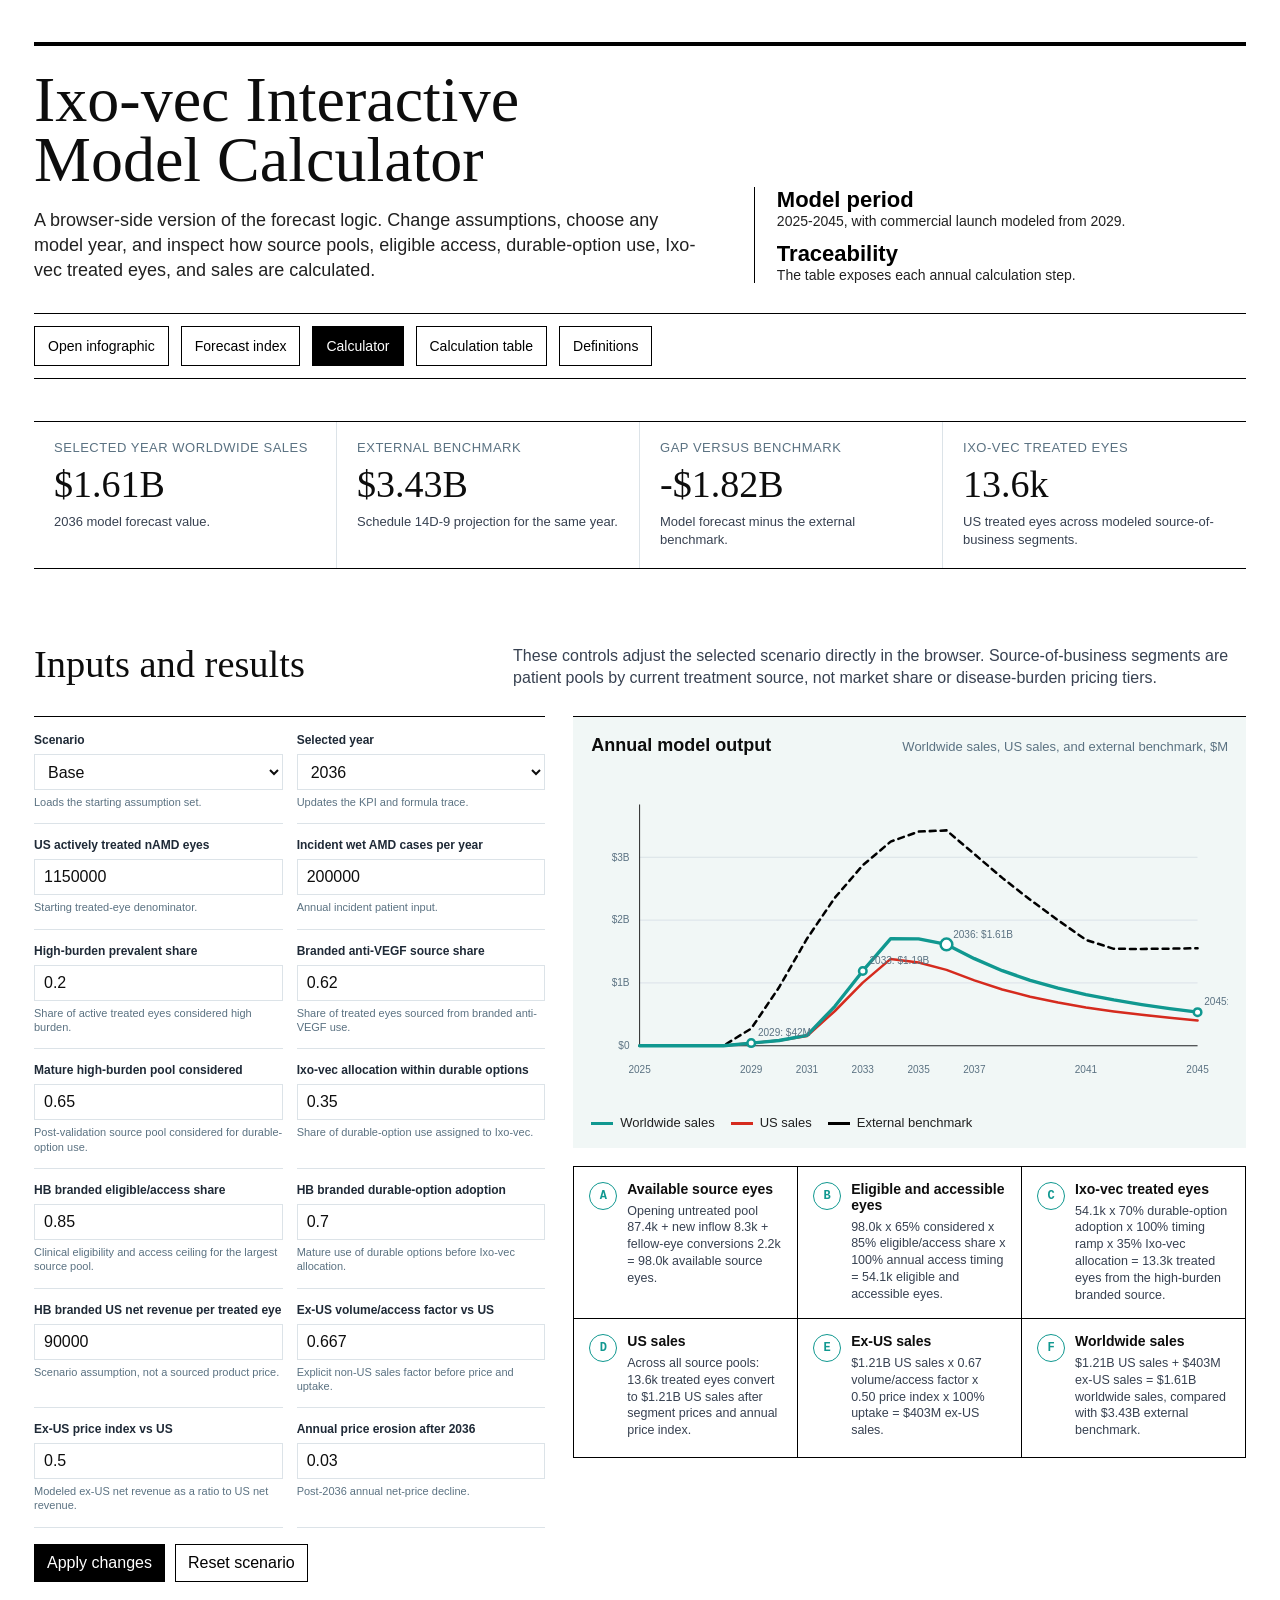
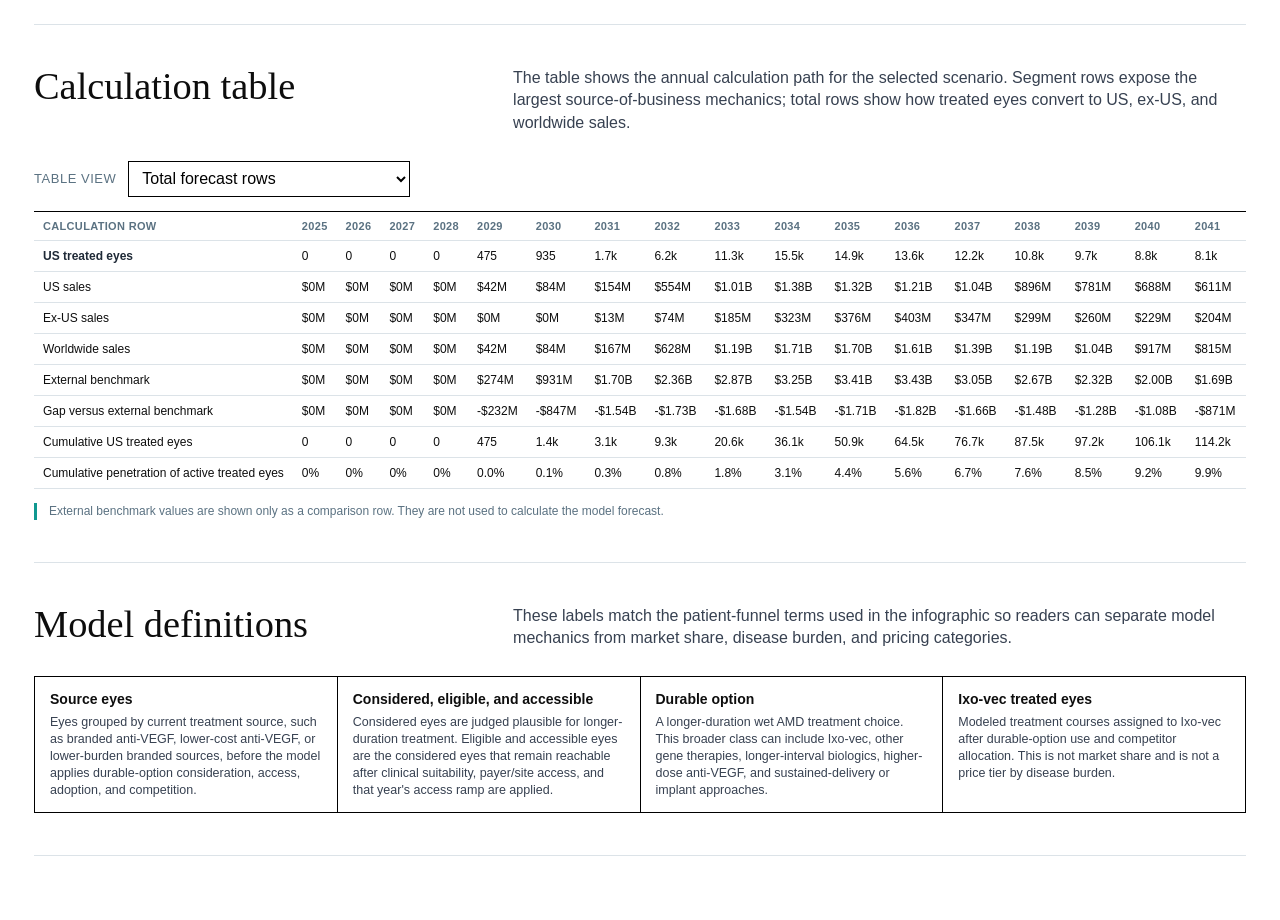
<file: ixo_vec_interactive_model_calculator.html>
<!doctype html>
<html lang="en">
<head>
  <meta charset="utf-8" />
  <meta name="viewport" content="width=device-width, initial-scale=1" />
  <link rel="icon" href="data:image/svg+xml,%3Csvg xmlns='http://www.w3.org/2000/svg' viewBox='0 0 16 16'%3E%3Crect width='16' height='16' fill='black'/%3E%3Cpath d='M3 11h10v2H3zM3 7h7v2H3zM3 3h4v2H3z' fill='%23109890'/%3E%3C/svg%3E" />
  <title>Ixo-vec Interactive Model Calculator</title>
  <style>
    @font-face { font-family: "GS Sans"; src: url("https://cdn.gs.com/fonts/gs-sans/v3/gs-sans-variable.woff2") format("woff2"); font-style: normal; }
    @font-face { font-family: "GS Serif"; src: url("https://cdn.gs.com/fonts/gs-serif/v3/gs-serif-variable.woff2") format("woff2"); font-style: normal; }
    :root {
      --black: #000;
      --ink: rgba(0,0,0,.95);
      --muted: #5b7282;
      --rule: #dce3e8;
      --wash: #F1F7F6;
      --blue: #109890;
      --teal: #D52B1E;
      --red: #c2170a;
      --white: #fff;
    }
    * { box-sizing: border-box; }
    body { margin: 0; background: var(--white); color: var(--ink); font-family: "GS Sans", Helvetica, Arial, sans-serif; letter-spacing: 0; }
    a { color: var(--blue); text-decoration-thickness: 1px; text-underline-offset: 3px; }
    button, input, select { font: inherit; }
    .page { max-width: 1280px; margin: 0 auto; padding: 42px 34px 64px; }
    header { border-top: 4px solid var(--black); padding-top: 24px; display: grid; grid-template-columns: 1.15fr .85fr; gap: 54px; align-items: end; }
    h1 { font-family: "GS Serif", Georgia, serif; font-size: clamp(40px,5vw,68px); line-height: .94; font-weight: 500; margin: 0 0 18px; }
    h2 { font-family: "GS Serif", Georgia, serif; font-size: clamp(29px,3vw,44px); line-height: 1; font-weight: 500; margin: 0; }
    h3 { font-size: 18px; line-height: 1.15; margin: 0 0 8px; }
    p { font-size: 16px; line-height: 1.42; margin: 0; }
    .deck { max-width: 790px; color: #212121; font-size: 18px; line-height: 1.38; }
    .meta { border-left: 1px solid var(--black); padding-left: 22px; display: grid; gap: 12px; font-size: 14px; color: #212121; }
    .meta strong { display: block; font-size: 22px; color: var(--black); }
    .toolbar { margin-top: 30px; display: flex; flex-wrap: wrap; gap: 12px; border-top: 1px solid var(--black); border-bottom: 1px solid var(--black); padding: 12px 0; }
    .toolbar a, .toolbar button { min-height: 40px; border: 1px solid var(--black); background: var(--white); color: var(--black); padding: 9px 13px; text-decoration: none; font-size: 14px; line-height: 1; cursor: pointer; display: inline-flex; align-items: center; justify-content: center; }
    .toolbar .active { background: var(--black); color: var(--white); }
    .kpi-strip { display: grid; grid-template-columns: repeat(4, 1fr); border-top: 1px solid var(--black); border-bottom: 1px solid var(--black); margin: 42px 0 34px; }
    .kpi { min-height: 126px; padding: 18px 20px; border-right: 1px solid var(--rule); }
    .kpi:last-child { border-right: 0; }
    .label { color: var(--muted); font-size: 13px; text-transform: uppercase; letter-spacing: .04em; margin-bottom: 10px; }
    .value { font-family: "GS Serif", Georgia, serif; font-size: 38px; line-height: 1; }
    .kpi p { margin-top: 10px; font-size: 13px; color: #374151; }
    .section { padding: 42px 0; border-bottom: 1px solid var(--rule); }
    .section-head { display: grid; grid-template-columns: minmax(380px,.58fr) minmax(0,1fr); gap: 54px; margin-bottom: 26px; align-items: start; }
    .section-head p { color: #374151; max-width: 900px; }
    .app-grid { display: grid; grid-template-columns: minmax(360px,.76fr) minmax(520px,1fr); gap: 28px; align-items: start; }
    .panel { border-top: 1px solid var(--black); padding-top: 16px; }
    .control-grid { display: grid; grid-template-columns: 1fr 1fr; gap: 14px; }
    .control { border-bottom: 1px solid var(--rule); padding: 0 0 14px; min-width: 0; }
    .control.full { grid-column: 1 / -1; }
    .control label { display: block; font-size: 12px; font-weight: 700; line-height: 1.25; color: #1f2a37; margin-bottom: 6px; }
    .control input, .control select { width: 100%; border: 1px solid var(--rule); min-height: 36px; padding: 7px 9px; color: var(--ink); background: var(--white); }
    .control small { display: block; margin-top: 5px; color: var(--muted); font-size: 11px; line-height: 1.3; }
    .button-row { display: flex; flex-wrap: wrap; gap: 10px; margin-top: 16px; }
    .button-row button { min-height: 38px; border: 1px solid var(--black); background: var(--white); padding: 8px 12px; cursor: pointer; }
    .button-row button.primary { background: var(--black); color: var(--white); }
    .chart-panel { background: var(--wash); border-top: 1px solid var(--black); padding: 18px; }
    .chart-head { display: flex; justify-content: space-between; gap: 18px; align-items: baseline; margin-bottom: 12px; }
    .chart-head p { color: var(--muted); font-size: 13px; }
    svg { width: 100%; height: auto; display: block; }
    .grid-line { stroke: #d7dee5; stroke-width: 1; }
    .axis { stroke: #000; stroke-width: 1; }
    .axis-label { font: 12px "GS Sans", Helvetica, Arial, sans-serif; fill: #5b7282; }
    .line { fill: none; stroke-width: 3; stroke-linecap: round; stroke-linejoin: round; }
    .world-line { stroke: var(--blue); stroke-width: 4; }
    .us-line { stroke: var(--teal); }
    .bench-line { stroke: #000; stroke-dasharray: 7 6; }
    .year-dot { fill: var(--white); stroke: var(--blue); stroke-width: 3; }
    .legend { display: flex; flex-wrap: wrap; gap: 16px; margin-top: 12px; color: #212121; font-size: 13px; }
    .legend span::before { content: ""; display: inline-block; width: 22px; height: 3px; margin-right: 7px; vertical-align: middle; background: var(--blue); }
    .legend .us::before { background: var(--teal); }
    .legend .bench::before { background: #000; }
    .trace-grid { margin-top: 18px; display: grid; grid-template-columns: repeat(3, 1fr); gap: 1px; background: var(--black); border: 1px solid var(--black); }
    .trace { background: var(--white); padding: 14px 15px; min-height: 138px; display: grid; grid-template-columns: auto minmax(0,1fr); gap: 10px; align-content: start; }
    .badge { width: 28px; height: 28px; border: 1px solid var(--blue); border-radius: 999px; color: var(--blue); display: inline-flex; align-items: center; justify-content: center; font: 700 12px Consolas, monospace; margin-top: 1px; }
    .trace strong { display: block; font-size: 14px; margin-bottom: 6px; }
    .trace p { color: #374151; font-size: 12.5px; line-height: 1.35; }
    .table-tools { display: flex; flex-wrap: wrap; gap: 12px; align-items: center; margin-bottom: 14px; }
    .table-tools select { border: 1px solid var(--black); min-height: 36px; padding: 7px 9px; background: var(--white); }
    .table-wrap { overflow-x: auto; border-top: 1px solid var(--black); }
    table { width: 100%; border-collapse: collapse; min-width: 1040px; }
    th, td { border-bottom: 1px solid var(--rule); padding: 8px 9px; text-align: left; font-size: 12px; white-space: nowrap; }
    th:first-child, td:first-child { text-align: left; position: sticky; left: 0; background: var(--white); z-index: 1; }
    th { color: var(--muted); font-size: 11px; text-transform: uppercase; letter-spacing: .03em; background: var(--white); }
    .metric-group { font-weight: 700; color: #1f2a37; }
    .definitions { display: grid; grid-template-columns: repeat(4, 1fr); gap: 1px; background: var(--black); border: 1px solid var(--black); margin-top: 22px; }
    .definition { background: var(--white); padding: 14px 15px; min-height: 128px; }
    .definition strong { display: block; font-size: 14px; margin-bottom: 7px; }
    .definition p { color: #374151; font-size: 12.5px; line-height: 1.35; }
    .source-note { margin-top: 14px; padding-left: 12px; border-left: 3px solid var(--blue); color: var(--muted); font-size: 12px; line-height: 1.4; }
    @media (max-width: 980px) {
      header, .section-head, .app-grid { grid-template-columns: 1fr; gap: 24px; }
      .meta { border-left: 0; border-top: 1px solid var(--black); padding: 18px 0 0; }
      .kpi-strip, .trace-grid, .definitions { grid-template-columns: 1fr 1fr; }
    }
    @media (max-width: 620px) {
      .page { padding: 28px 18px 48px; }
      .toolbar a, .toolbar button { width: 100%; text-align: center; }
      .kpi-strip, .control-grid, .trace-grid, .definitions { grid-template-columns: 1fr; }
      .kpi { border-right: 0; border-bottom: 1px solid var(--rule); }
      .kpi:last-child { border-bottom: 0; }
      .chart-head { display: grid; }
    }
  </style>
</head>
<body>
  <main class="page">
    <header>
      <div>
        <h1>Ixo-vec Interactive Model Calculator</h1>
        <p class="deck">A browser-side version of the forecast logic. Change assumptions, choose any model year, and inspect how source pools, eligible access, durable-option use, Ixo-vec treated eyes, and sales are calculated.</p>
      </div>
      <aside class="meta">
        <div><strong>Model period</strong> 2025-2045, with commercial launch modeled from 2029.</div>
        <div><strong>Traceability</strong> The table exposes each annual calculation step.</div>
      </aside>
    </header>

    <nav class="toolbar" aria-label="Model pages">
      <a href="ixo_vec_base_case_sales_forecast_infographic.html">Open infographic</a>
      <a href="index.html">Forecast index</a>
      <button type="button" class="active" data-jump="#calculator">Calculator</button>
      <button type="button" data-jump="#matrix">Calculation table</button>
      <button type="button" data-jump="#definitions">Definitions</button>
    </nav>

    <section class="kpi-strip" aria-label="Interactive scenario summary">
      <div class="kpi"><div class="label">Selected year worldwide sales</div><div class="value" id="kpi-world">$1.61B</div><p id="kpi-world-note">2036 model forecast value.</p></div>
      <div class="kpi"><div class="label">External benchmark</div><div class="value" id="kpi-benchmark">$3.43B</div><p>Schedule 14D-9 projection for the same year.</p></div>
      <div class="kpi"><div class="label">Gap versus benchmark</div><div class="value" id="kpi-gap">-$1.82B</div><p>Model forecast minus the external benchmark.</p></div>
      <div class="kpi"><div class="label">Ixo-vec treated eyes</div><div class="value" id="kpi-eyes">13.6k</div><p>US treated eyes across modeled source-of-business segments.</p></div>
    </section>

    <section class="section" id="calculator">
      <div class="section-head">
        <h2>Inputs and results</h2>
        <p>These controls adjust the selected scenario directly in the browser. Source-of-business segments are patient pools by current treatment source, not market share or disease-burden pricing tiers.</p>
      </div>
      <div class="app-grid">
        <div class="panel">
          <div class="control-grid">
            <div class="control">
              <label for="scenario">Scenario</label>
              <select id="scenario"></select>
              <small>Loads the starting assumption set.</small>
            </div>
            <div class="control">
              <label for="selectedYear">Selected year</label>
              <select id="selectedYear"></select>
              <small>Updates the KPI and formula trace.</small>
            </div>
            <div class="control"><label for="activeEyes">US actively treated nAMD eyes</label><input id="activeEyes" type="number" step="10000"><small>Starting treated-eye denominator.</small></div>
            <div class="control"><label for="incidentCases">Incident wet AMD cases per year</label><input id="incidentCases" type="number" step="5000"><small>Annual incident patient input.</small></div>
            <div class="control"><label for="highBurdenShare">High-burden prevalent share</label><input id="highBurdenShare" type="number" step="0.01" min="0" max="1"><small>Share of active treated eyes considered high burden.</small></div>
            <div class="control"><label for="brandedShare">Branded anti-VEGF source share</label><input id="brandedShare" type="number" step="0.01" min="0" max="1"><small>Share of treated eyes sourced from branded anti-VEGF use.</small></div>
            <div class="control"><label for="candidateShare">Mature high-burden pool considered</label><input id="candidateShare" type="number" step="0.01" min="0" max="1"><small>Post-validation source pool considered for durable-option use.</small></div>
            <div class="control"><label for="ixovecShare">Ixo-vec allocation within durable options</label><input id="ixovecShare" type="number" step="0.01" min="0" max="1"><small>Share of durable-option use assigned to Ixo-vec.</small></div>
            <div class="control"><label for="hbAccess">HB branded eligible/access share</label><input id="hbAccess" type="number" step="0.01" min="0" max="1"><small>Clinical eligibility and access ceiling for the largest source pool.</small></div>
            <div class="control"><label for="hbCapture">HB branded durable-option adoption</label><input id="hbCapture" type="number" step="0.01" min="0" max="1"><small>Mature use of durable options before Ixo-vec allocation.</small></div>
            <div class="control"><label for="hbPrice">HB branded US net revenue per treated eye</label><input id="hbPrice" type="number" step="5000"><small>Scenario assumption, not a sourced product price.</small></div>
            <div class="control"><label for="exUsFactor">Ex-US volume/access factor vs US</label><input id="exUsFactor" type="number" step="0.01" min="0"><small>Explicit non-US sales factor before price and uptake.</small></div>
            <div class="control"><label for="exUsPrice">Ex-US price index vs US</label><input id="exUsPrice" type="number" step="0.01" min="0"><small>Modeled ex-US net revenue as a ratio to US net revenue.</small></div>
            <div class="control"><label for="priceErosion">Annual price erosion after 2036</label><input id="priceErosion" type="number" step="0.005" min="0" max="1"><small>Post-2036 annual net-price decline.</small></div>
          </div>
          <div class="button-row">
            <button type="button" class="primary" id="applyInputs">Apply changes</button>
            <button type="button" id="resetScenario">Reset scenario</button>
          </div>
        </div>
        <div>
          <div class="chart-panel">
            <div class="chart-head"><h3>Annual model output</h3><p>Worldwide sales, US sales, and external benchmark, $M</p></div>
            <svg id="salesChart" viewBox="0 0 760 390" role="img" aria-label="Annual sales forecast chart"></svg>
            <div class="legend"><span>Worldwide sales</span><span class="us">US sales</span><span class="bench">External benchmark</span></div>
          </div>
          <div class="trace-grid" id="formulaTrace" aria-label="Selected year formula trace"></div>
        </div>
      </div>
    </section>

    <section class="section" id="matrix">
      <div class="section-head">
        <h2>Calculation table</h2>
        <p>The table shows the annual calculation path for the selected scenario. Segment rows expose the largest source-of-business mechanics; total rows show how treated eyes convert to US, ex-US, and worldwide sales.</p>
      </div>
      <div class="table-tools">
        <label for="tableView" class="label" style="margin:0;">Table view</label>
        <select id="tableView">
          <option value="summary">Total forecast rows</option>
          <option value="hb">High-burden branded source rows</option>
          <option value="allSegments">All source segment rows</option>
        </select>
      </div>
      <div class="table-wrap"><table id="calcTable"></table></div>
      <p class="source-note">External benchmark values are shown only as a comparison row. They are not used to calculate the model forecast.</p>
    </section>

    <section class="section" id="definitions">
      <div class="section-head">
        <h2>Model definitions</h2>
        <p>These labels match the patient-funnel terms used in the infographic so readers can separate model mechanics from market share, disease burden, and pricing categories.</p>
      </div>
      <div class="definitions">
        <div class="definition"><strong>Source eyes</strong><p>Eyes grouped by current treatment source, such as branded anti-VEGF, lower-cost anti-VEGF, or lower-burden branded sources, before the model applies durable-option consideration, access, adoption, and competition.</p></div>
        <div class="definition"><strong>Considered, eligible, and accessible</strong><p>Considered eyes are judged plausible for longer-duration treatment. Eligible and accessible eyes are the considered eyes that remain reachable after clinical suitability, payer/site access, and that year's access ramp are applied.</p></div>
        <div class="definition"><strong>Durable option</strong><p>A longer-duration wet AMD treatment choice. This broader class can include Ixo-vec, other gene therapies, longer-interval biologics, higher-dose anti-VEGF, and sustained-delivery or implant approaches.</p></div>
        <div class="definition"><strong>Ixo-vec treated eyes</strong><p>Modeled treatment courses assigned to Ixo-vec after durable-option use and competitor allocation. This is not market share and is not a price tier by disease burden.</p></div>
      </div>
    </section>
  </main>

  <script>
    const YEARS = Array.from({ length: 21 }, (_, i) => 2025 + i);
    const SEGMENTS = ["HB branded", "HB low-cost", "Lower-burden branded"];
    const SEC = {2025:0,2026:0,2027:0,2028:0,2029:274,2030:931,2031:1704,2032:2356,2033:2874,2034:3250,2035:3408,2036:3429,2037:3051,2038:2672,2039:2324,2040:1997,2041:1686,2042:1543,2043:1541,2044:1545,2045:1552};
    const BASE_ASSUMPTIONS = {
      "Bear": {active_eyes:1000000,incident_cases:150000,treat_init:.70,eyes_per_patient:1.12,high_burden_share:.10,incident_hb_share:.08,branded_share:.60,lower_burden_share:0,refractory_share:.10,validated_hb_candidate_share:.20,ixovec_durable_share:.15,mortality_attrition:.04,clinical_loss:.02,competitive_loss:.02,fellow_conversion:.08,fellow_at_risk_share:.30,ex_us_factor:.429,ex_us_price_index:.55,ex_us_delay_years:2,price_erosion:.04,clinical:{"HB branded":.60,"HB low-cost":.20,"Lower-burden branded":.05},access:{"HB branded":.65,"HB low-cost":.55,"Lower-burden branded":.20},price:{"HB branded":60000,"HB low-cost":35000,"Lower-burden branded":50000},capture:{"HB branded":.45,"HB low-cost":.15,"Lower-burden branded":.05}},
      "Base": {active_eyes:1150000,incident_cases:200000,treat_init:.78,eyes_per_patient:1.15,high_burden_share:.20,incident_hb_share:.10,branded_share:.62,lower_burden_share:.005,refractory_share:.18,validated_hb_candidate_share:.65,ixovec_durable_share:.35,mortality_attrition:.03,clinical_loss:.015,competitive_loss:.015,fellow_conversion:.10,fellow_at_risk_share:.35,ex_us_factor:.667,ex_us_price_index:.50,ex_us_delay_years:2,price_erosion:.03,clinical:{"HB branded":.75,"HB low-cost":.25,"Lower-burden branded":.10},access:{"HB branded":.85,"HB low-cost":.75,"Lower-burden branded":.30},price:{"HB branded":90000,"HB low-cost":50000,"Lower-burden branded":75000},capture:{"HB branded":.70,"HB low-cost":.25,"Lower-burden branded":.15}},
      "Bull": {active_eyes:1300000,incident_cases:220000,treat_init:.85,eyes_per_patient:1.20,high_burden_share:.25,incident_hb_share:.15,branded_share:.67,lower_burden_share:.025,refractory_share:.25,validated_hb_candidate_share:.80,ixovec_durable_share:.45,mortality_attrition:.025,clinical_loss:.01,competitive_loss:.015,fellow_conversion:.12,fellow_at_risk_share:.40,ex_us_factor:1,ex_us_price_index:.60,ex_us_delay_years:1,price_erosion:.015,clinical:{"HB branded":.85,"HB low-cost":.35,"Lower-burden branded":.20},access:{"HB branded":.90,"HB low-cost":.85,"Lower-burden branded":.45},price:{"HB branded":110000,"HB low-cost":65000,"Lower-burden branded":90000},capture:{"HB branded":.80,"HB low-cost":.35,"Lower-burden branded":.25}},
      "SEC Stress": {active_eyes:1150000,incident_cases:200000,treat_init:.78,eyes_per_patient:1.15,high_burden_share:.22,incident_hb_share:.12,branded_share:.65,lower_burden_share:.015,refractory_share:.22,validated_hb_candidate_share:.70,ixovec_durable_share:.35,mortality_attrition:.025,clinical_loss:.01,competitive_loss:.015,fellow_conversion:.10,fellow_at_risk_share:.35,ex_us_factor:.667,ex_us_price_index:.55,ex_us_delay_years:1,price_erosion:.02,clinical:{"HB branded":.80,"HB low-cost":.30,"Lower-burden branded":.15},access:{"HB branded":.90,"HB low-cost":.80,"Lower-burden branded":.40},price:{"HB branded":100000,"HB low-cost":60000,"Lower-burden branded":80000},capture:{"HB branded":.75,"HB low-cost":.30,"Lower-burden branded":.20}}
    };
    let activeScenario = "Base";
    let selectedYearValue = 2036;
    let assumptions = structuredClone(BASE_ASSUMPTIONS[activeScenario]);
    let model = null;

    function fmtMoney(v){ return Math.abs(v) >= 1000 ? "$" + (v/1000).toFixed(2) + "B" : "$" + Math.round(v).toLocaleString() + "M"; }
    function fmtSignedMoney(v){ return (v < 0 ? "-" : "") + fmtMoney(Math.abs(v)); }
    function fmtEyes(v){ return Math.abs(v) >= 1000 ? (v/1000).toFixed(1) + "k" : Math.round(v).toLocaleString(); }
    function fmtPct(v){ return (v*100).toFixed(v < .1 && v > 0 ? 1 : 0) + "%"; }
    function num(v){ return Number(v) || 0; }
    function sourceValues(a, seg) {
      const lowCost = 1 - a.branded_share;
      let initial, inflow;
      if (seg === "HB branded") {
        initial = a.active_eyes * a.high_burden_share * a.branded_share * a.clinical[seg];
        inflow = a.incident_cases * a.treat_init * a.eyes_per_patient * a.incident_hb_share * a.branded_share * a.clinical[seg];
      } else if (seg === "HB low-cost") {
        initial = a.active_eyes * a.high_burden_share * lowCost * a.clinical[seg];
        inflow = a.incident_cases * a.treat_init * a.eyes_per_patient * a.incident_hb_share * lowCost * a.clinical[seg];
      } else {
        initial = a.active_eyes * (1 - a.high_burden_share) * a.branded_share * a.lower_burden_share * a.clinical[seg];
        inflow = a.incident_cases * a.treat_init * a.eyes_per_patient * (1 - a.incident_hb_share) * a.branded_share * a.lower_burden_share * a.clinical[seg];
      }
      return { initial, inflow, fellowInitial: initial / a.eyes_per_patient * a.fellow_at_risk_share };
    }
    function accessMult(scenario, year) {
      if (year < 2029) return 0;
      let curve = {2029:.70,2030:.80,2031:.90,2032:.95,2033:.98,2034:1,2035:1,2036:1};
      const adjust = scenario === "Bull" ? .05 : scenario === "Bear" ? -.10 : scenario === "SEC Stress" ? .03 : 0;
      if (adjust) curve = Object.fromEntries(Object.entries(curve).map(([k,v]) => [k, Math.max(0, Math.min(1, v + adjust))]));
      return curve[year] ?? Math.max(.85, 1 - .01 * (year - 2036));
    }
    function captureMult(scenario, seg, year) {
      if (year < 2029) return 0;
      let curve = {2029:.15,2030:.25,2031:.40,2032:.70,2033:.85,2034:.95,2035:1,2036:1};
      const segFactor = seg === "HB low-cost" ? .5 : seg === "Lower-burden branded" ? .35 : 1;
      curve = Object.fromEntries(Object.entries(curve).map(([k,v]) => [k, v * segFactor]));
      const adjust = scenario === "Bull" ? .10 : scenario === "Bear" ? -.10 : scenario === "SEC Stress" ? .06 : 0;
      if (adjust) curve = Object.fromEntries(Object.entries(curve).map(([k,v]) => [k, Math.max(0, Math.min(1, v + adjust))]));
      if (year <= 2036) return curve[year] ?? 1;
      return Math.max(.55, 1 - .04 * (year - 2036));
    }
    function candidateMult(a, seg, year) {
      if (year < 2029) return 0;
      if (seg === "Lower-burden branded") {
        const curve = {2029:0,2030:0,2031:.10,2032:.25,2033:.50,2034:.75,2035:1,2036:1};
        return a.lower_burden_share * (curve[year] ?? 1);
      }
      const target = a.validated_hb_candidate_share;
      const launch = a.refractory_share;
      const curve = {2029:launch,2030:launch,2031:launch,2032:launch+.35*(target-launch),2033:launch+.70*(target-launch),2034:target,2035:target,2036:target};
      const value = curve[year] ?? target;
      return seg === "HB low-cost" ? value * .5 : value;
    }
    function priceIdx(a, year) { if (year < 2029) return 0; return year <= 2036 ? 1 : Math.pow(1 - a.price_erosion, year - 2036); }
    function exusMult(a, year) {
      const start = 2029 + a.ex_us_delay_years;
      if (year < start) return 0;
      const ramp = {0:.25,1:.40,2:.55,3:.70,4:.85};
      return ramp[year - start] ?? 1;
    }
    function compute(a, scenarioName) {
      const sales = Object.fromEntries(YEARS.map(y => [y, {treated:0, us:0, exus:0, world:0, benchmark:SEC[y], gap:0, cumulative:0}]));
      const flows = {};
      let initialTotal = 0;
      for (const seg of SEGMENTS) {
        flows[seg] = {};
        const source = sourceValues(a, seg);
        let opening = source.initial;
        let fellowOpening = source.fellowInitial;
        initialTotal += source.initial;
        for (const year of YEARS) {
          const newClinicalInflow = year < 2029 ? 0 : source.inflow;
          const newFellowAtRisk = year < 2029 ? 0 : newClinicalInflow / a.eyes_per_patient * a.fellow_at_risk_share;
          const fellowConversions = year < 2029 ? 0 : Math.min(fellowOpening + newFellowAtRisk, (fellowOpening + newFellowAtRisk) * a.fellow_conversion);
          const available = opening + newClinicalInflow + fellowConversions;
          const candidate = candidateMult(a, seg, year);
          const accessRamp = accessMult(scenarioName, year);
          const accessible = available * candidate * a.access[seg] * accessRamp;
          const captureRamp = captureMult(scenarioName, seg, year);
          const capture = a.capture[seg] * captureRamp * a.ixovec_durable_share;
          const durableUse = accessible * a.capture[seg] * captureRamp;
          const treated = Math.min(available, accessible * capture);
          const attritionRate = year < 2029 ? 0 : a.mortality_attrition + a.clinical_loss + a.competitive_loss;
          const attrition = Math.max(0, (available - treated) * attritionRate);
          const ending = Math.max(0, available - treated - attrition);
          const fellowEnding = Math.max(0, fellowOpening + newFellowAtRisk - fellowConversions - ((fellowOpening + newFellowAtRisk - fellowConversions) * attritionRate));
          const usSales = treated * a.price[seg] * priceIdx(a, year) / 1_000_000;
          flows[seg][year] = {opening,newClinicalInflow,fellowOpening,newFellowAtRisk,fellowConversions,available,candidate,peakAccess:a.access[seg],accessRamp,accessible,peakDurable:a.capture[seg],captureRamp,ixoShare:a.ixovec_durable_share,capture, durableUse, treated, attritionRate, attrition, ending, fellowEnding, price:a.price[seg], priceIndex:priceIdx(a,year), usSales};
          opening = ending;
          fellowOpening = fellowEnding;
          sales[year].treated += treated;
          sales[year].us += usSales;
        }
      }
      let cumulative = 0;
      for (const year of YEARS) {
        const exus = sales[year].us * a.ex_us_factor * a.ex_us_price_index * exusMult(a, year);
        cumulative += sales[year].treated;
        sales[year].exus = exus;
        sales[year].world = sales[year].us + exus;
        sales[year].gap = sales[year].world - SEC[year];
        sales[year].cumulative = cumulative;
        sales[year].cumulativeActivePenetration = a.active_eyes ? cumulative / a.active_eyes : 0;
        sales[year].cumulativeInitialPoolPenetration = initialTotal ? cumulative / initialTotal : 0;
      }
      return { sales, flows, initialTotal };
    }
    function populateSelectors() {
      document.getElementById("scenario").innerHTML = Object.keys(BASE_ASSUMPTIONS).map(s => `<option value="${s}">${s}</option>`).join("");
      document.getElementById("selectedYear").innerHTML = YEARS.map(y => `<option value="${y}">${y}</option>`).join("");
      document.getElementById("selectedYear").value = selectedYearValue;
    }
    function syncInputs() {
      const ids = {activeEyes:"active_eyes",incidentCases:"incident_cases",highBurdenShare:"high_burden_share",brandedShare:"branded_share",candidateShare:"validated_hb_candidate_share",ixovecShare:"ixovec_durable_share",exUsFactor:"ex_us_factor",exUsPrice:"ex_us_price_index",priceErosion:"price_erosion"};
      for (const [id,key] of Object.entries(ids)) document.getElementById(id).value = assumptions[key];
      document.getElementById("hbAccess").value = assumptions.access["HB branded"];
      document.getElementById("hbCapture").value = assumptions.capture["HB branded"];
      document.getElementById("hbPrice").value = assumptions.price["HB branded"];
      document.getElementById("scenario").value = activeScenario;
      document.getElementById("selectedYear").value = selectedYearValue;
    }
    function readInputs() {
      assumptions.active_eyes = num(document.getElementById("activeEyes").value);
      assumptions.incident_cases = num(document.getElementById("incidentCases").value);
      assumptions.high_burden_share = num(document.getElementById("highBurdenShare").value);
      assumptions.branded_share = num(document.getElementById("brandedShare").value);
      assumptions.validated_hb_candidate_share = num(document.getElementById("candidateShare").value);
      assumptions.ixovec_durable_share = num(document.getElementById("ixovecShare").value);
      assumptions.ex_us_factor = num(document.getElementById("exUsFactor").value);
      assumptions.ex_us_price_index = num(document.getElementById("exUsPrice").value);
      assumptions.price_erosion = num(document.getElementById("priceErosion").value);
      assumptions.access["HB branded"] = num(document.getElementById("hbAccess").value);
      assumptions.capture["HB branded"] = num(document.getElementById("hbCapture").value);
      assumptions.price["HB branded"] = num(document.getElementById("hbPrice").value);
    }
    function renderKpis() {
      const row = model.sales[selectedYearValue];
      document.getElementById("kpi-world").textContent = fmtMoney(row.world);
      document.getElementById("kpi-world-note").textContent = `${selectedYearValue} model forecast value.`;
      document.getElementById("kpi-benchmark").textContent = fmtMoney(row.benchmark);
      document.getElementById("kpi-gap").textContent = fmtSignedMoney(row.gap);
      document.getElementById("kpi-eyes").textContent = fmtEyes(row.treated);
    }
    function drawChart() {
      const svg = document.getElementById("salesChart");
      const left=58, right=724, top=34, bottom=322;
      const values = YEARS.flatMap(y => [model.sales[y].world, model.sales[y].us, SEC[y]]);
      const max = Math.max(...values, 1000) * 1.12;
      const x = y => left + (YEARS.indexOf(y)/(YEARS.length-1))*(right-left);
      const yy = v => bottom - (v/max)*(bottom-top);
      const path = key => YEARS.map(y => `${x(y).toFixed(1)},${yy(key(y)).toFixed(1)}`).join(" ");
      const ticks = [0,1000,2000,3000,4000,6000,8000].filter(v => v <= max);
      const grid = ticks.map(t => `<line x1="${left}" y1="${yy(t).toFixed(1)}" x2="${right}" y2="${yy(t).toFixed(1)}" class="grid-line"/><text x="46" y="${(yy(t)+4).toFixed(1)}" text-anchor="end" class="axis-label">${t===0?"$0":"$"+(t/1000).toFixed(0)+"B"}</text>`).join("");
      svg.innerHTML = `${grid}<line x1="${left}" y1="${bottom}" x2="${right}" y2="${bottom}" class="axis"/><line x1="${left}" y1="${top}" x2="${left}" y2="${bottom}" class="axis"/>
        <polyline points="${path(y=>SEC[y])}" class="line bench-line"/><polyline points="${path(y=>model.sales[y].us)}" class="line us-line"/><polyline points="${path(y=>model.sales[y].world)}" class="line world-line"/>
        ${YEARS.filter(y=>[2029,2033,2036,2045].includes(y)).map(y=>`<circle cx="${x(y).toFixed(1)}" cy="${yy(model.sales[y].world).toFixed(1)}" r="4.5" class="year-dot"/><text x="${(x(y)+8).toFixed(1)}" y="${(yy(model.sales[y].world)-8).toFixed(1)}" class="axis-label">${y}: ${fmtMoney(model.sales[y].world)}</text>`).join("")}
        <circle cx="${x(selectedYearValue).toFixed(1)}" cy="${yy(model.sales[selectedYearValue].world).toFixed(1)}" r="7" class="year-dot"/>
        ${YEARS.filter(y=>[2025,2029,2031,2033,2035,2037,2041,2045].includes(y)).map(y=>`<text x="${x(y).toFixed(1)}" y="354" text-anchor="middle" class="axis-label">${y}</text>`).join("")}`;
    }
    function renderTrace() {
      const hb = model.flows["HB branded"][selectedYearValue];
      const total = model.sales[selectedYearValue];
      const traces = [
        ["A", "Available source eyes", `Opening untreated pool ${fmtEyes(hb.opening)} + new inflow ${fmtEyes(hb.newClinicalInflow)} + fellow-eye conversions ${fmtEyes(hb.fellowConversions)} = ${fmtEyes(hb.available)} available source eyes.`],
        ["B", "Eligible and accessible eyes", `${fmtEyes(hb.available)} x ${fmtPct(hb.candidate)} considered x ${fmtPct(hb.peakAccess)} eligible/access share x ${fmtPct(hb.accessRamp)} annual access timing = ${fmtEyes(hb.accessible)} eligible and accessible eyes.`],
        ["C", "Ixo-vec treated eyes", `${fmtEyes(hb.accessible)} x ${fmtPct(hb.peakDurable)} durable-option adoption x ${fmtPct(hb.captureRamp)} timing ramp x ${fmtPct(hb.ixoShare)} Ixo-vec allocation = ${fmtEyes(hb.treated)} treated eyes from the high-burden branded source.`],
        ["D", "US sales", `Across all source pools: ${fmtEyes(total.treated)} treated eyes convert to ${fmtMoney(total.us)} US sales after segment prices and annual price index.`],
        ["E", "Ex-US sales", `${fmtMoney(total.us)} US sales x ${assumptions.ex_us_factor.toFixed(2)} volume/access factor x ${assumptions.ex_us_price_index.toFixed(2)} price index x ${fmtPct(exusMult(assumptions, selectedYearValue))} uptake = ${fmtMoney(total.exus)} ex-US sales.`],
        ["F", "Worldwide sales", `${fmtMoney(total.us)} US sales + ${fmtMoney(total.exus)} ex-US sales = ${fmtMoney(total.world)} worldwide sales, compared with ${fmtMoney(total.benchmark)} external benchmark.`]
      ];
      document.getElementById("formulaTrace").innerHTML = traces.map(t => `<div class="trace"><span class="badge">${t[0]}</span><div><strong>${t[1]}</strong><p>${t[2]}</p></div></div>`).join("");
    }
    function row(label, values, formatter, klass="") {
      return `<tr><td class="${klass}">${label}</td>${YEARS.map(y=>`<td>${formatter(values[y])}</td>`).join("")}</tr>`;
    }
    function segmentRows(seg) {
      const f = model.flows[seg];
      const get = key => Object.fromEntries(YEARS.map(y => [y, f[y][key]]));
      return [
        row(`${seg}: opening untreated clinical pool`, get("opening"), fmtEyes, "metric-group"),
        row(`${seg}: new clinical inflow`, get("newClinicalInflow"), fmtEyes),
        row(`${seg}: fellow-eye conversions`, get("fellowConversions"), fmtEyes),
        row(`${seg}: available source eyes`, get("available"), fmtEyes),
        row(`${seg}: pool considered for durable-option use`, get("candidate"), fmtPct),
        row(`${seg}: eligible and accessible eyes`, get("accessible"), fmtEyes),
        row(`${seg}: durable-option use`, get("durableUse"), fmtEyes),
        row(`${seg}: Ixo-vec treated eyes`, get("treated"), fmtEyes),
        row(`${seg}: US sales`, get("usSales"), fmtMoney),
        row(`${seg}: ending untreated clinical pool`, get("ending"), fmtEyes)
      ].join("");
    }
    function renderTable() {
      const s = model.sales;
      const getSales = key => Object.fromEntries(YEARS.map(y => [y, s[y][key]]));
      let body = "";
      const view = document.getElementById("tableView").value;
      if (view === "summary") {
        body += row("US treated eyes", getSales("treated"), fmtEyes, "metric-group");
        body += row("US sales", getSales("us"), fmtMoney);
        body += row("Ex-US sales", getSales("exus"), fmtMoney);
        body += row("Worldwide sales", getSales("world"), fmtMoney);
        body += row("External benchmark", getSales("benchmark"), fmtMoney);
        body += row("Gap versus external benchmark", getSales("gap"), fmtSignedMoney);
        body += row("Cumulative US treated eyes", getSales("cumulative"), fmtEyes);
        body += row("Cumulative penetration of active treated eyes", getSales("cumulativeActivePenetration"), fmtPct);
      } else if (view === "hb") {
        body += segmentRows("HB branded");
      } else {
        body += SEGMENTS.map(segmentRows).join("");
      }
      document.getElementById("calcTable").innerHTML = `<thead><tr><th>Calculation row</th>${YEARS.map(y=>`<th>${y}</th>`).join("")}</tr></thead><tbody>${body}</tbody>`;
    }
    function renderAll() {
      model = compute(assumptions, activeScenario);
      renderKpis(); drawChart(); renderTrace(); renderTable();
    }
    populateSelectors(); syncInputs(); renderAll();
    document.getElementById("scenario").addEventListener("change", e => { activeScenario = e.target.value; assumptions = structuredClone(BASE_ASSUMPTIONS[activeScenario]); syncInputs(); renderAll(); });
    document.getElementById("selectedYear").addEventListener("change", e => { selectedYearValue = Number(e.target.value); renderAll(); });
    document.getElementById("applyInputs").addEventListener("click", () => { readInputs(); renderAll(); });
    document.getElementById("resetScenario").addEventListener("click", () => { assumptions = structuredClone(BASE_ASSUMPTIONS[activeScenario]); syncInputs(); renderAll(); });
    document.getElementById("tableView").addEventListener("change", renderTable);
    document.querySelectorAll("[data-jump]").forEach(button => button.addEventListener("click", e => document.querySelector(e.currentTarget.dataset.jump).scrollIntoView({behavior:"smooth", block:"start"})));
  </script>
</body>
</html>
</file>
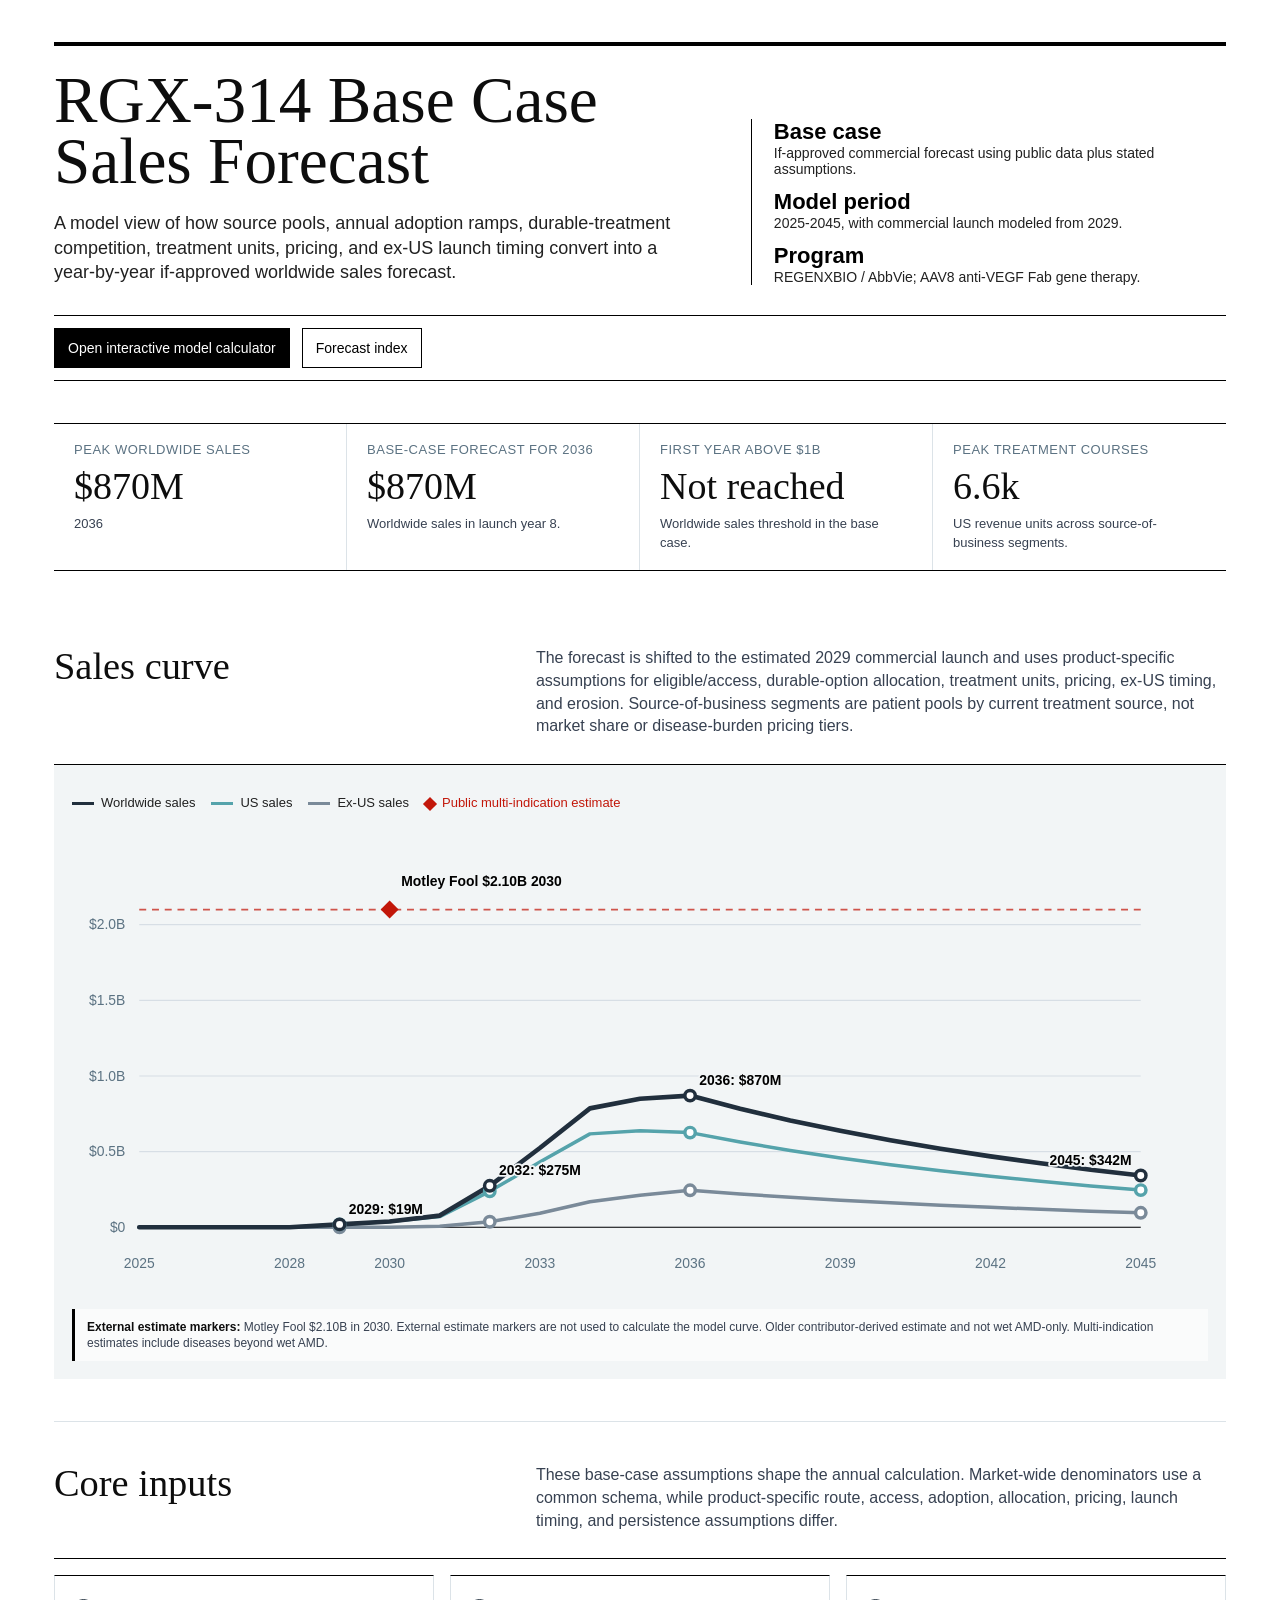
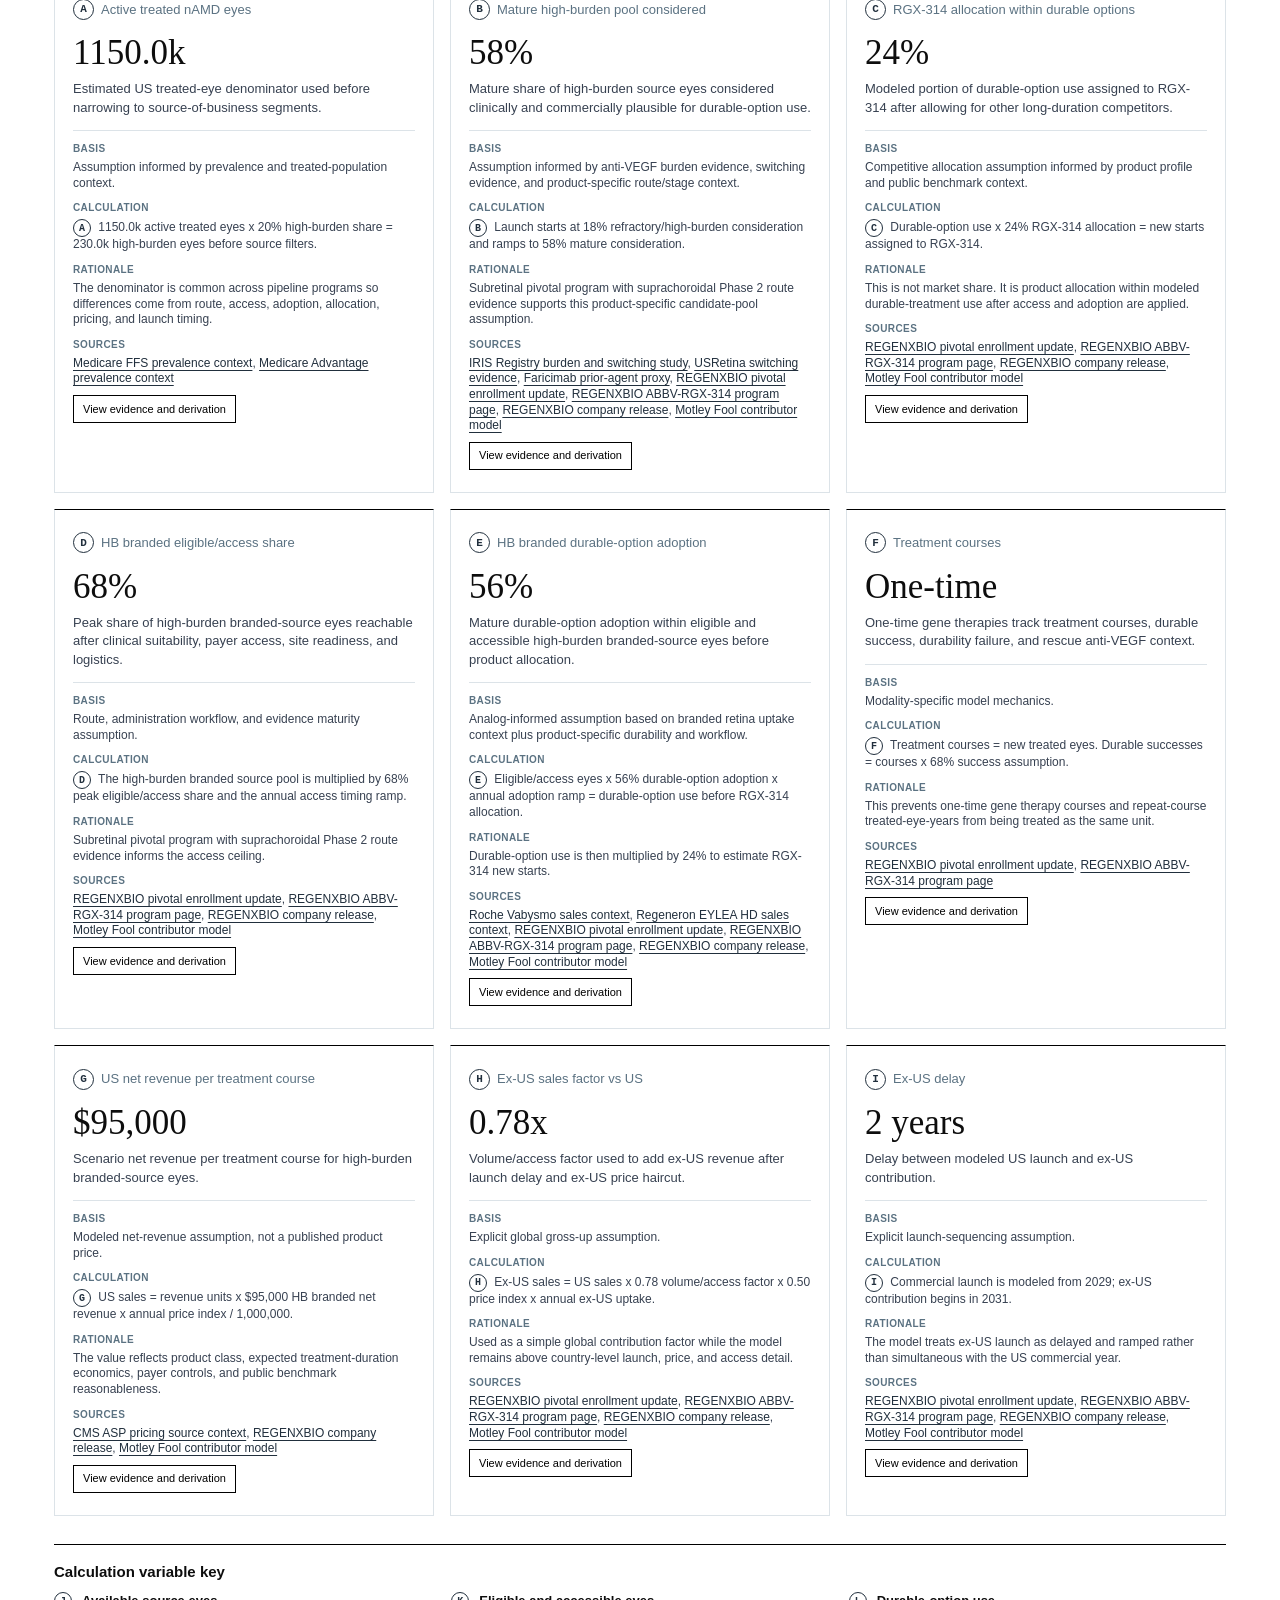
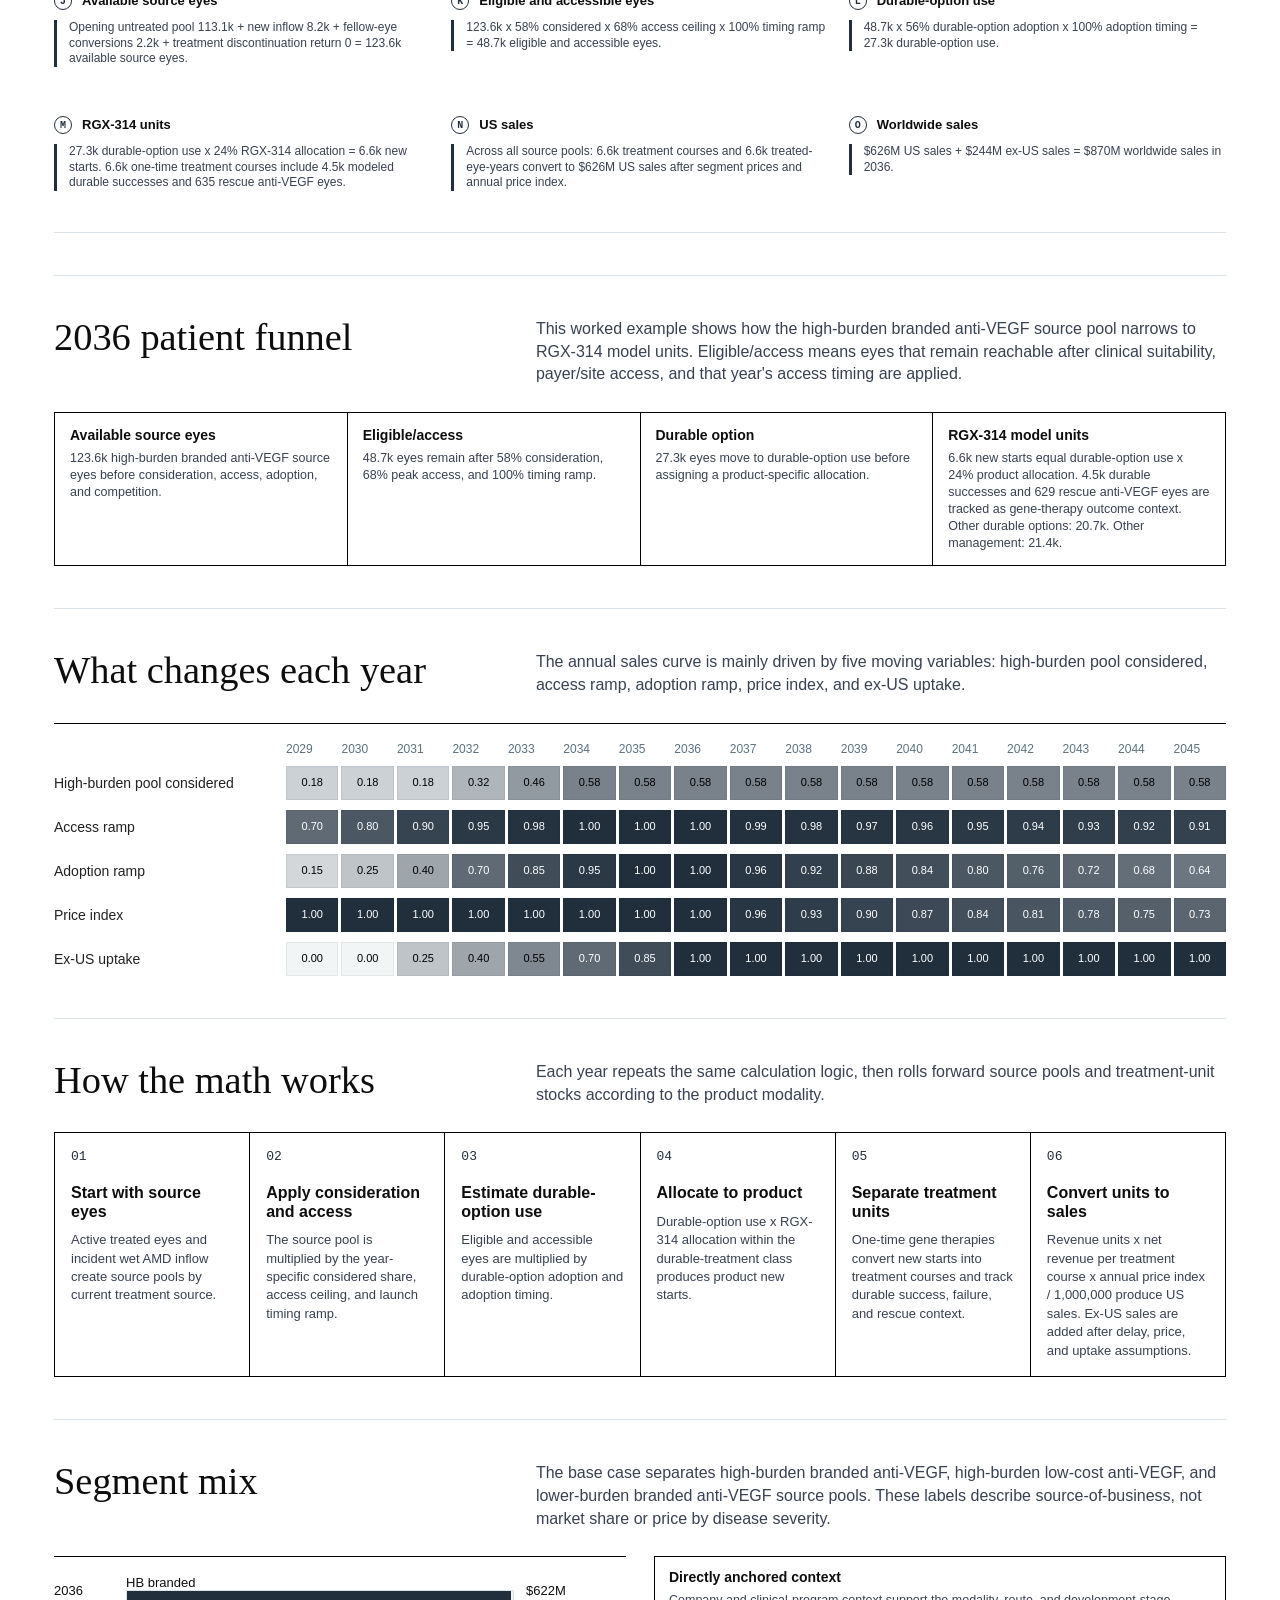
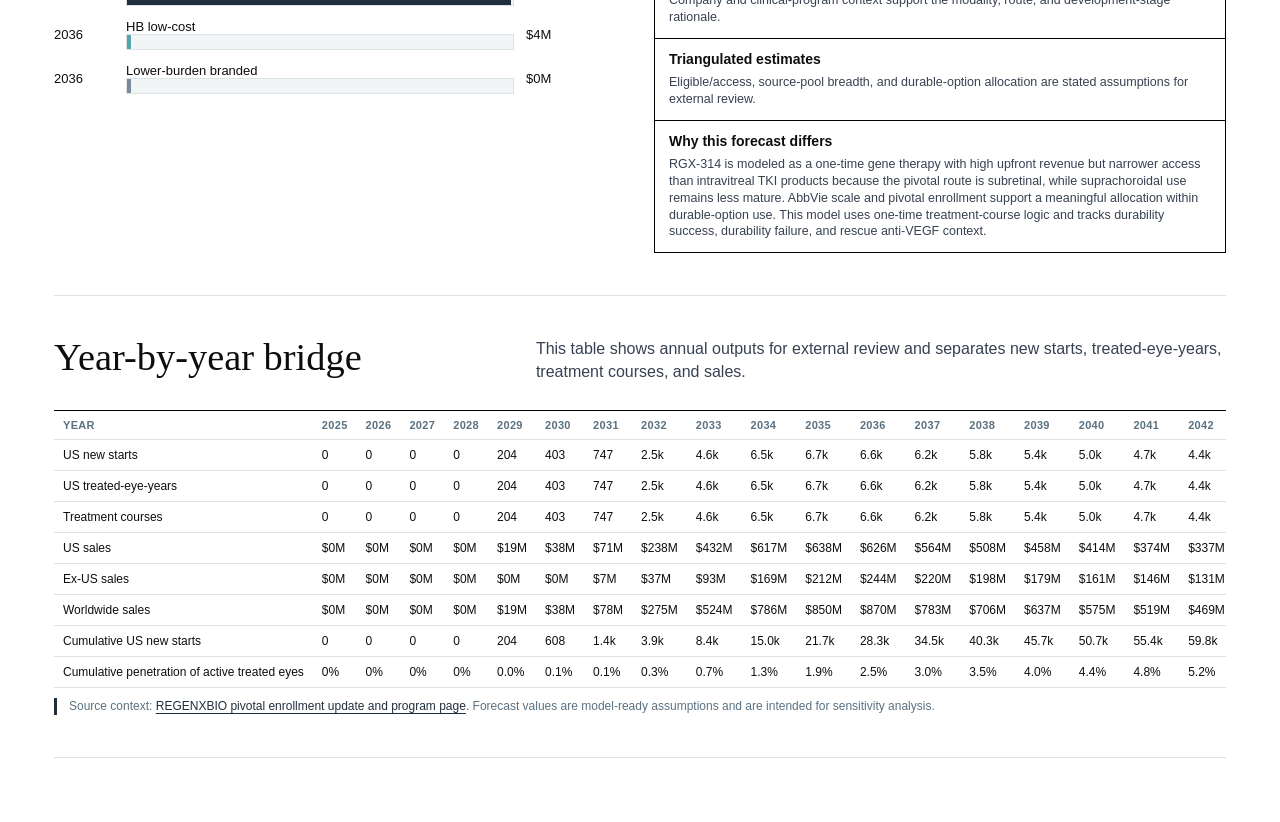
<file: rgx_314_base_case_sales_forecast_infographic.html>
<!doctype html><html lang="en"><head><meta charset="utf-8"><meta name="viewport" content="width=device-width, initial-scale=1"><link rel="stylesheet" href="assets/wet_amd_pipeline_forecast.css?v=six-program-framework"><title>RGX-314 Base Case Sales Forecast Infographic</title></head><body><script>window.PIPELINE_FORECAST_PAGE={drugId:"rgx_314",pageType:"infographic"};</script><script src="assets/wet_amd_forecast_engine.js?v=six-program-framework"></script><script src="assets/wet_amd_pipeline_forecast_model.js?v=six-program-framework"></script></body></html>
</file>
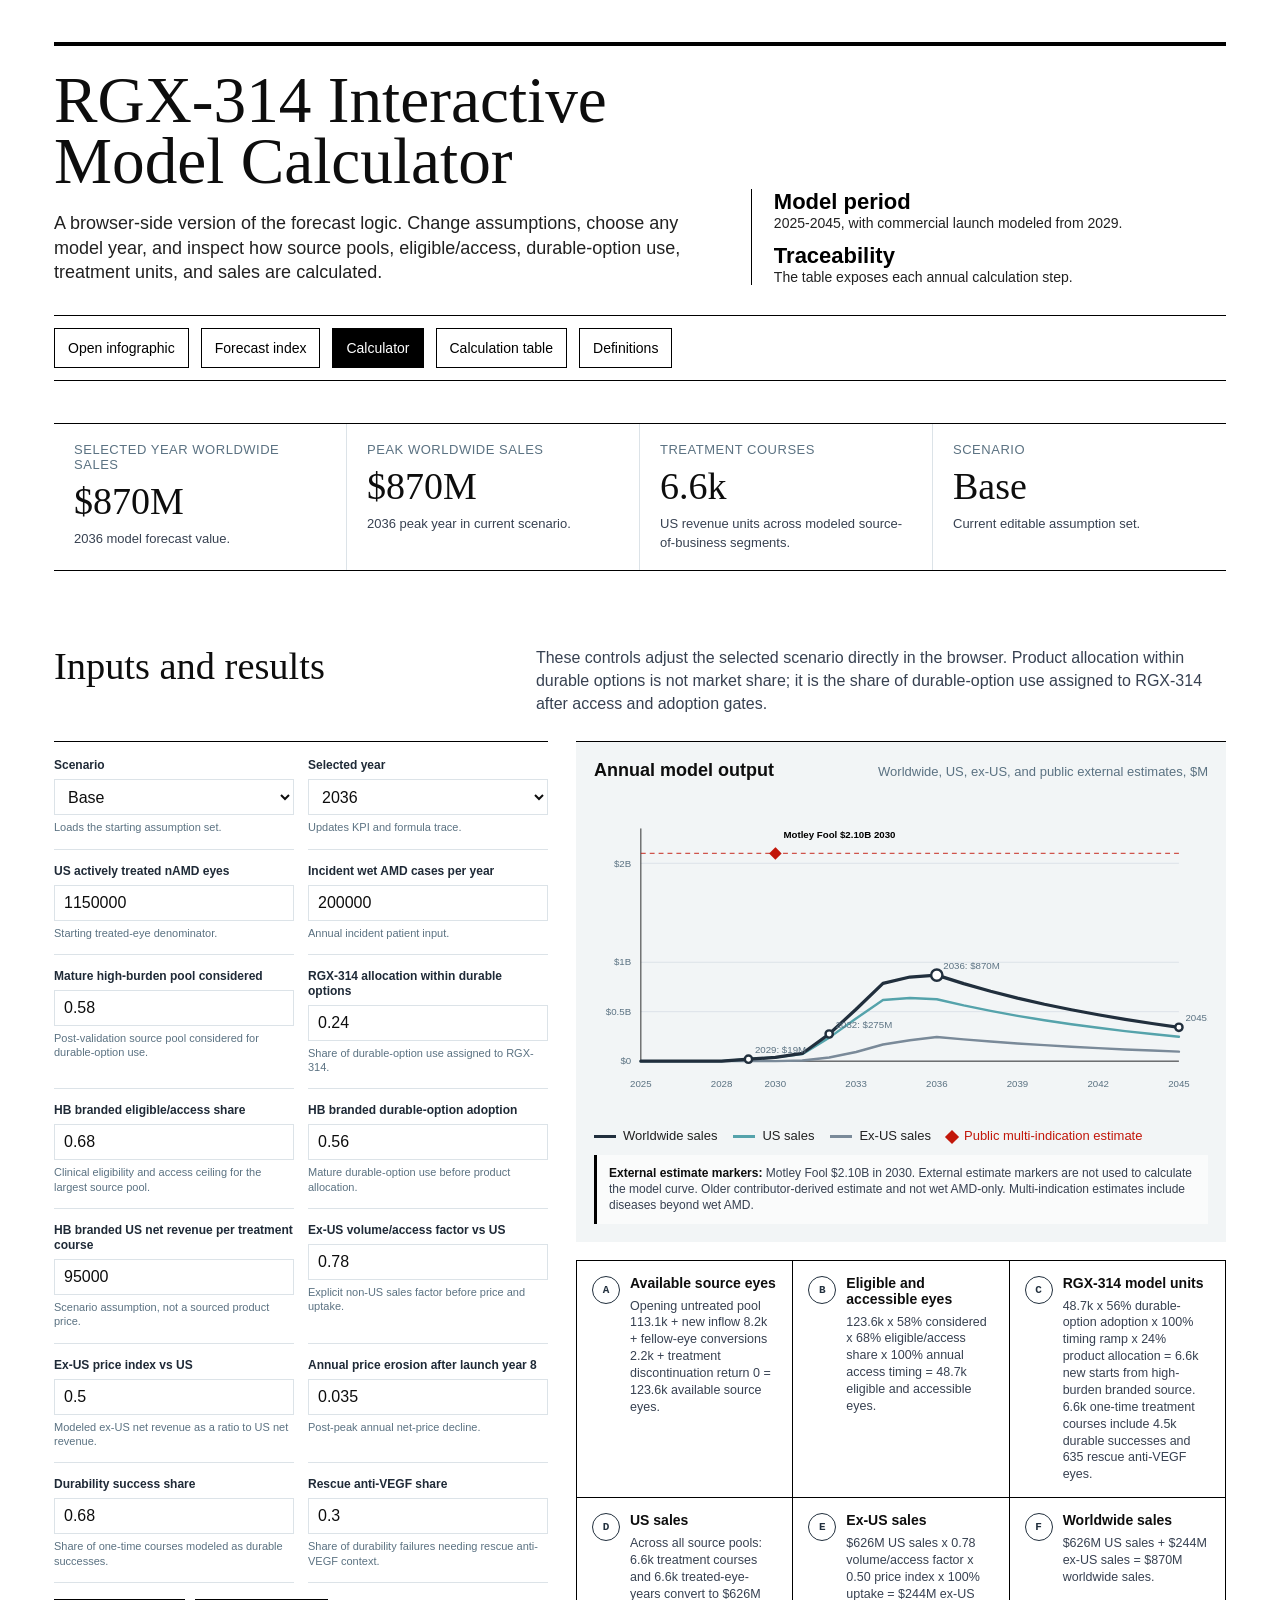
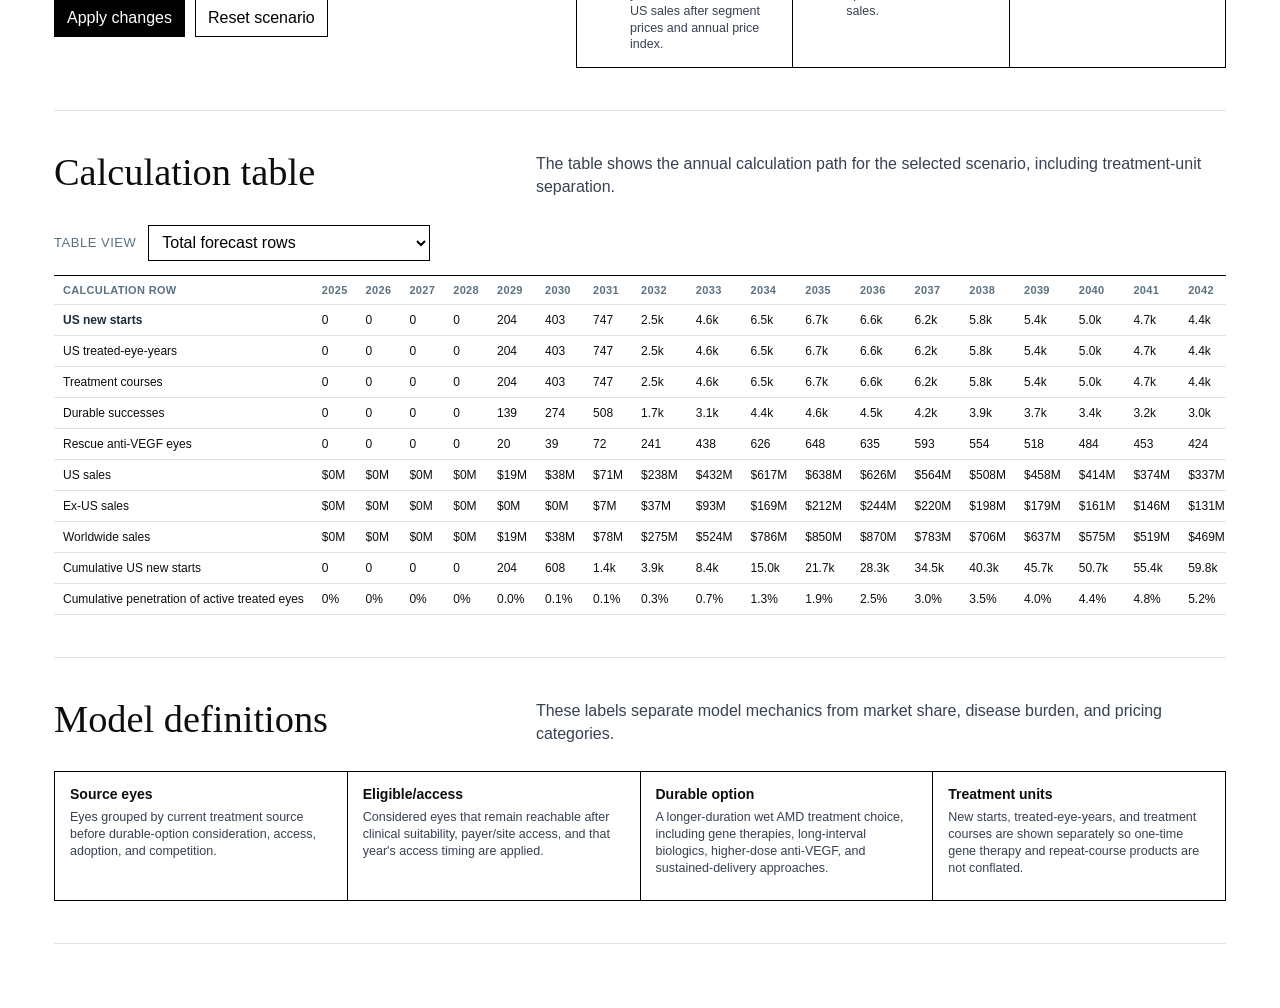
<file: rgx_314_interactive_model_calculator.html>
<!doctype html><html lang="en"><head><meta charset="utf-8"><meta name="viewport" content="width=device-width, initial-scale=1"><link rel="stylesheet" href="assets/wet_amd_pipeline_forecast.css?v=six-program-framework"><title>RGX-314 Interactive Model Calculator</title></head><body><script>window.PIPELINE_FORECAST_PAGE={drugId:"rgx_314",pageType:"calculator"};</script><script src="assets/wet_amd_forecast_engine.js?v=six-program-framework"></script><script src="assets/wet_amd_pipeline_forecast_model.js?v=six-program-framework"></script></body></html>
</file>
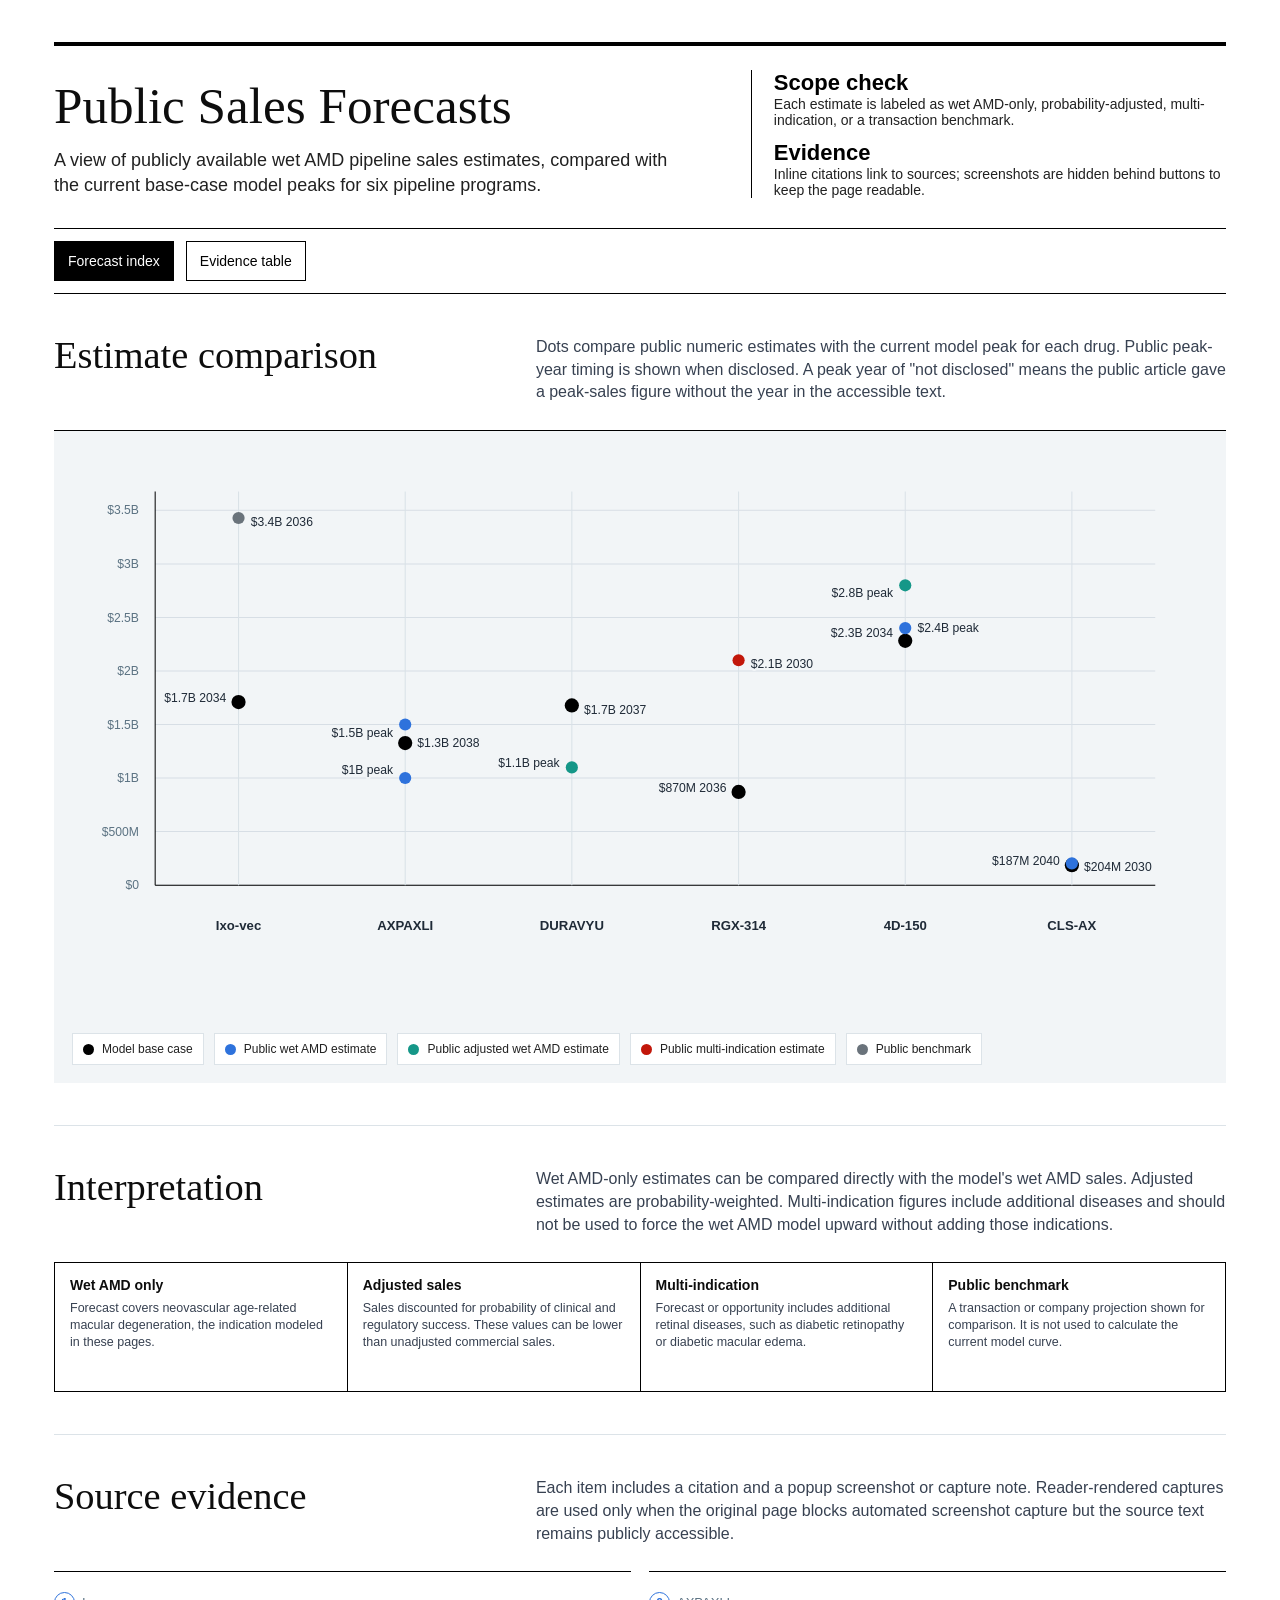
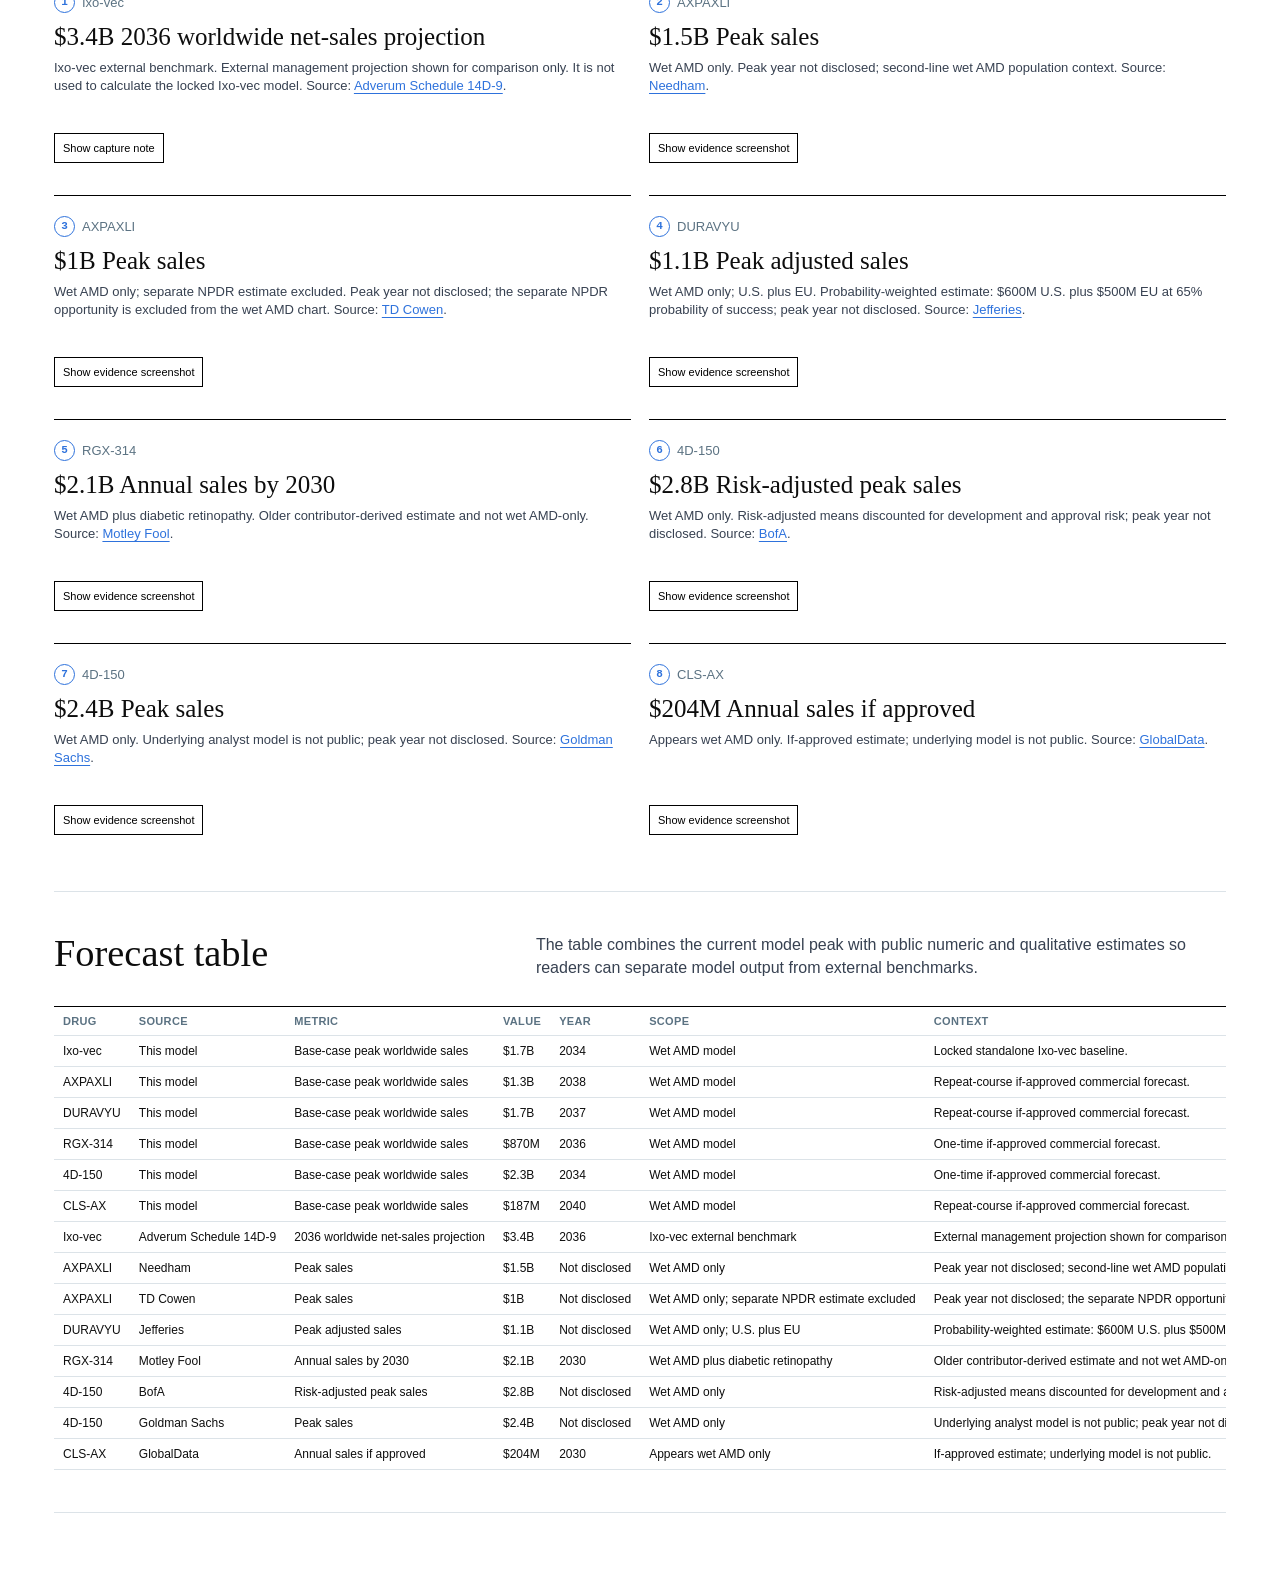
<file: wet_amd_public_sales_forecast_evidence.html>
<!doctype html><html lang="en"><head><meta charset="utf-8"><meta name="viewport" content="width=device-width, initial-scale=1"><link rel="stylesheet" href="assets/wet_amd_pipeline_forecast.css?v=six-program-framework"><title>Wet AMD Public Sales Forecasts</title></head><body><script src="assets/wet_amd_forecast_engine.js?v=six-program-framework"></script><script src="assets/wet_amd_public_forecast_evidence.js?v=six-program-framework"></script></body></html>
</file>
<file: assets/wet_amd_pipeline_forecast.css>
@font-face { font-family: "GS Sans"; src: url("https://cdn.gs.com/fonts/gs-sans/v3/gs-sans-variable.woff2") format("woff2"); font-style: normal; }
@font-face { font-family: "GS Serif"; src: url("https://cdn.gs.com/fonts/gs-serif/v3/gs-serif-variable.woff2") format("woff2"); font-style: normal; }
:root {
  --black: #000;
  --ink: rgba(0,0,0,.95);
  --muted: #5b7282;
  --rule: #dce3e8;
  --wash: #f2f5f7;
  --blue: #2e72dc;
  --teal: #159788;
  --gray: #8d8f91;
  --red: #c2170a;
  --white: #fff;
}
* { box-sizing: border-box; }
body { margin: 0; background: var(--white); color: var(--ink); font-family: "GS Sans", Helvetica, Arial, sans-serif; letter-spacing: 0; }
a { color: var(--blue); text-decoration-thickness: 1px; text-underline-offset: 3px; }
button, input, select { font: inherit; }
.page { max-width: 1240px; margin: 0 auto; padding: 42px 34px 64px; }
header { border-top: 4px solid var(--black); padding-top: 24px; display: grid; grid-template-columns: 1.15fr .85fr; gap: 54px; align-items: end; }
header.landing-header { grid-template-columns: minmax(760px, 1fr) minmax(300px, .58fr); }
h1 { font-family: "GS Serif", Georgia, serif; font-size: clamp(40px, 5.1vw, 68px); line-height: .94; font-weight: 500; margin: 0 0 18px; }
.evidence-title { font-size: clamp(30px, 4vw, 56px); white-space: nowrap; }
.landing-title { font-size: clamp(42px, 4.4vw, 62px); line-height: 1.12; }
.landing-title span { display: block; }
h2 { font-family: "GS Serif", Georgia, serif; font-size: clamp(29px, 3vw, 44px); line-height: 1; font-weight: 500; margin: 0; }
h3 { font-size: 18px; line-height: 1.15; margin: 0 0 8px; }
p { font-size: 16px; line-height: 1.42; margin: 0; }
.deck { max-width: 760px; color: #212121; font-size: 18px; line-height: 1.38; }
.meta { border-left: 1px solid var(--black); padding-left: 22px; display: grid; gap: 12px; font-size: 14px; color: #212121; }
.meta strong { display: block; font-size: 22px; color: var(--black); }
.toolbar, .nav-tools { margin-top: 30px; display: flex; flex-wrap: wrap; gap: 12px; border-top: 1px solid var(--black); border-bottom: 1px solid var(--black); padding: 12px 0; }
.toolbar a, .toolbar button, .nav-tools a { min-height: 40px; border: 1px solid var(--black); background: var(--white); color: var(--black); padding: 9px 13px; text-decoration: none; font-size: 14px; line-height: 1; cursor: pointer; display: inline-flex; align-items: center; justify-content: center; }
.toolbar .active, .nav-tools a:first-child { background: var(--black); color: var(--white); }
.kpi-strip { display: grid; grid-template-columns: repeat(4, 1fr); border-top: 1px solid var(--black); border-bottom: 1px solid var(--black); margin: 42px 0 34px; }
.kpi { min-height: 126px; padding: 18px 20px; border-right: 1px solid var(--rule); }
.kpi:last-child { border-right: 0; }
.label, .kpi .label { color: var(--muted); font-size: 13px; text-transform: uppercase; letter-spacing: .04em; margin-bottom: 10px; }
.value, .kpi .value { font-family: "GS Serif", Georgia, serif; font-size: 38px; line-height: 1; }
.kpi p { margin-top: 10px; font-size: 13px; color: #374151; }
.section { padding: 42px 0; border-bottom: 1px solid var(--rule); }
.section-head { display: grid; grid-template-columns: minmax(420px, .62fr) minmax(0, 1fr); gap: 54px; margin-bottom: 26px; align-items: start; }
.section-head h2 { white-space: nowrap; min-width: 0; }
.section-head p { color: #374151; max-width: 900px; min-width: 0; }
.chart-panel { background: var(--wash); border-top: 1px solid var(--black); padding: 18px; }
.chart-head { display: flex; justify-content: space-between; gap: 18px; align-items: baseline; margin-bottom: 12px; }
.chart-head p { color: var(--muted); font-size: 13px; }
svg { width: 100%; height: auto; display: block; }
.grid-line { stroke: #d7dee5; stroke-width: 1; }
.axis { stroke: #000; stroke-width: 1; }
.axis-label { font: 12px "GS Sans", Helvetica, Arial, sans-serif; fill: #5b7282; }
.callout, .series-label { font: 12px "GS Sans", Helvetica, Arial, sans-serif; font-weight: 600; paint-order: stroke; stroke: var(--wash); stroke-width: 3px; stroke-linejoin: round; }
.line { fill: none; stroke-width: 3; stroke-linecap: round; stroke-linejoin: round; }
.world-line { stroke: var(--blue); stroke-width: 4; }
.us-line { stroke: var(--teal); }
.exus-line { stroke: var(--gray); }
.world-dot { fill: var(--white); stroke: var(--blue); stroke-width: 3; }
.us-dot { fill: var(--white); stroke: var(--teal); stroke-width: 3; }
.exus-dot { fill: var(--white); stroke: var(--gray); stroke-width: 3; }
.estimate-guide {
  stroke-width: 1.5;
  stroke-dasharray: 6 5;
  opacity: .72;
}
.estimate-dot {
  fill: var(--white);
  stroke-width: 2.5;
}
.estimate-label {
  font: 12px "GS Sans", Helvetica, Arial, sans-serif;
  font-weight: 700;
  paint-order: stroke;
  stroke: var(--wash);
  stroke-width: 4px;
  stroke-linejoin: round;
}
.estimate-guide.estimate-wet,
.estimate-dot.estimate-wet { stroke: #2e72dc; }
.estimate-guide.estimate-adjusted,
.estimate-dot.estimate-adjusted { stroke: #159788; }
.estimate-guide.estimate-multi,
.estimate-dot.estimate-multi { stroke: #c2170a; }
.estimate-label.estimate-wet { fill: #2e72dc; }
.estimate-label.estimate-adjusted { fill: #159788; }
.estimate-label.estimate-multi { fill: #c2170a; }
.estimate-dot.estimate-wet { fill: #2e72dc; }
.estimate-dot.estimate-adjusted { fill: #159788; }
.estimate-dot.estimate-multi { fill: #c2170a; }
.legend { display: flex; flex-wrap: wrap; gap: 16px; margin-top: 12px; color: #212121; font-size: 13px; }
.legend span::before { content: ""; display: inline-block; width: 22px; height: 3px; margin-right: 7px; vertical-align: middle; background: var(--blue); }
.legend .us::before { background: var(--teal); }
.legend .exus::before { background: var(--gray); }
.legend .estimate-wet::before,
.legend .estimate-adjusted::before,
.legend .estimate-multi::before {
  width: 10px;
  height: 10px;
  border-radius: 0;
  transform: rotate(45deg);
}
.legend .estimate-wet::before { background: #2e72dc; }
.legend .estimate-adjusted::before { background: #159788; }
.legend .estimate-multi::before { background: #c2170a; }
.legend .estimate-wet { color: #2e72dc; }
.legend .estimate-adjusted { color: #159788; }
.legend .estimate-multi { color: #c2170a; }
.chart-note {
  margin-top: 12px;
  padding: 10px 12px;
  border-left: 3px solid var(--black);
  background: rgba(255,255,255,.62);
  color: #374151;
  font-size: 12px;
  line-height: 1.35;
}
.chart-note strong { color: var(--ink); }
.app-grid { display: grid; grid-template-columns: minmax(360px, .76fr) minmax(520px, 1fr); gap: 28px; align-items: start; }
.panel { border-top: 1px solid var(--black); padding-top: 16px; }
.control-grid { display: grid; grid-template-columns: 1fr 1fr; gap: 14px; }
.control { border-bottom: 1px solid var(--rule); padding: 0 0 14px; min-width: 0; }
.control label { display: block; font-size: 12px; font-weight: 700; line-height: 1.25; color: #1f2a37; margin-bottom: 6px; }
.control input, .control select { width: 100%; border: 1px solid var(--rule); min-height: 36px; padding: 7px 9px; color: var(--ink); background: var(--white); }
.control small { display: block; margin-top: 5px; color: var(--muted); font-size: 11px; line-height: 1.3; }
.button-row { display: flex; flex-wrap: wrap; gap: 10px; margin-top: 16px; }
.button-row button { min-height: 38px; border: 1px solid var(--black); background: var(--white); padding: 8px 12px; cursor: pointer; }
.button-row button.primary { background: var(--black); color: var(--white); }
.trace-grid, .definitions, .term-grid, .caveat-grid { display: grid; gap: 1px; background: var(--black); border: 1px solid var(--black); }
.trace-grid { margin-top: 18px; grid-template-columns: repeat(3, 1fr); }
.trace, .definition, .metric-card, .term, .caveat { background: var(--white); }
.trace { padding: 14px 15px; min-height: 138px; display: grid; grid-template-columns: auto minmax(0, 1fr); gap: 10px; align-content: start; }
.caveat { padding: 12px 14px; }
.badge, .input-code, .calc-ref { display: inline-flex; align-items: center; justify-content: center; flex: 0 0 auto; border: 1px solid var(--blue); border-radius: 999px; color: var(--blue); font: 700 11px Consolas, monospace; background: #fff; }
.badge { width: 28px; height: 28px; margin-top: 1px; }
.trace strong, .definition strong, .term strong, .caveat strong { display: block; font-size: 14px; margin-bottom: 7px; }
.trace p, .definition p, .term p, .caveat p { color: #374151; font-size: 12.5px; line-height: 1.35; }
.definitions { grid-template-columns: repeat(4, 1fr); margin-top: 22px; }
.definition { padding: 14px 15px; min-height: 128px; }
.metric-grid { display: grid; grid-template-columns: repeat(3, minmax(0, 1fr)); gap: 16px; border-top: 1px solid var(--black); padding-top: 16px; }
.metric-card { min-height: 288px; padding: 17px 18px; border: 1px solid var(--rule); border-top: 1px solid var(--black); }
.metric-label { display: flex; align-items: center; gap: 7px; font-size: 13px; line-height: 1.2; color: var(--muted); min-height: 32px; }
.input-code { width: 21px; height: 21px; margin-right: 0; }
.metric-value { font-family: "GS Serif", Georgia, serif; font-size: 35px; line-height: 1; margin: 10px 0; }
.metric-card p { font-size: 13px; color: #374151; }
.card-proof { margin: 13px 0 0; padding-top: 12px; border-top: 1px solid var(--rule); display: grid; gap: 6px; }
.card-proof dt { font-size: 10px; text-transform: uppercase; letter-spacing: .04em; color: var(--muted); font-weight: 700; }
.card-proof dd { margin: 0 0 5px; font-size: 12px; line-height: 1.3; color: #374151; }
.source-actions { margin-top: 8px; }
.source-evidence-button {
  min-height: 28px;
  border: 1px solid var(--black);
  background: var(--white);
  color: var(--black);
  padding: 6px 9px;
  font-size: 11px;
  line-height: 1.15;
  cursor: pointer;
}
.source-evidence-button:hover,
.source-evidence-button:focus-visible {
  border-color: var(--blue);
  color: var(--blue);
}
.calc-key { border-top: 1px solid var(--black); border-bottom: 1px solid var(--rule); padding: 18px 0 4px; margin-top: 28px; }
.calc-key h3 { margin: 0 0 12px; font-size: 15px; font-weight: 700; }
.calc-key-grid { display: grid; grid-template-columns: repeat(3, 1fr); gap: 12px 20px; }
.calc-var { min-height: 112px; padding-bottom: 10px; }
.calc-var strong { display: flex; align-items: center; gap: 6px; font-size: 13px; line-height: 1.2; margin-bottom: 5px; }
.calc-ref { width: 18px; height: 18px; margin-right: 4px; font-size: 10px; vertical-align: middle; }
.calc-var p, .calc-key > .derivation { font-size: 12px; line-height: 1.3; color: #374151; }
.calc-var .derivation, .source-note { margin-top: 10px; padding-left: 12px; border-left: 3px solid var(--blue); color: #374151; }
.formula { display: grid; grid-template-columns: repeat(6, 1fr); gap: 1px; background: var(--black); border: 1px solid var(--black); }
.formula-step { background: var(--white); min-height: 174px; padding: 16px; }
.formula-step .num { color: var(--blue); font-family: Consolas, monospace; font-size: 13px; margin-bottom: 20px; }
.formula-step strong { display: block; font-size: 16px; line-height: 1.15; margin-bottom: 10px; }
.formula-step p { font-size: 13px; color: #374151; }
.driver-board { display: grid; gap: 10px; border-top: 1px solid var(--black); padding-top: 18px; }
.year-head, .driver-row { display: grid; grid-template-columns: 220px 1fr; gap: 12px; align-items: center; }
.year-head { color: var(--muted); font-size: 12px; }
.heat-grid { display: grid; grid-template-columns: repeat(17, minmax(35px, 1fr)); gap: 3px; }
.heat-cell { display: block; min-height: 34px; padding-top: 9px; text-align: center; font-size: 11px; color: #061e1b; border: 1px solid rgba(0,0,0,.06); }
.driver-name { font-size: 14px; line-height: 1.15; color: #212121; }
.two-col { display: grid; grid-template-columns: 1fr 1fr; gap: 28px; }
.mix-card { border-top: 1px solid var(--black); padding-top: 18px; }
.mix-row { display: grid; grid-template-columns: 60px 1fr 100px; gap: 12px; align-items: center; margin-bottom: 13px; font-size: 13px; }
.mix-bar { height: 16px; display: flex; background: var(--wash); border: 1px solid var(--rule); }
.mix-hb { background: var(--blue); }
.mix-low { background: var(--teal); }
.mix-lower { background: var(--gray); }
.table-tools { display: flex; flex-wrap: wrap; gap: 12px; align-items: center; margin-bottom: 14px; }
.table-tools select { border: 1px solid var(--black); min-height: 36px; padding: 7px 9px; background: var(--white); }
.table-wrap { overflow-x: auto; border-top: 1px solid var(--black); }
table { width: 100%; border-collapse: collapse; min-width: 1040px; }
th, td { border-bottom: 1px solid var(--rule); padding: 8px 9px; text-align: left; font-size: 12px; white-space: nowrap; }
th:first-child, td:first-child { text-align: left; position: sticky; left: 0; background: var(--white); z-index: 1; }
th { color: var(--muted); font-size: 11px; text-transform: uppercase; letter-spacing: .03em; background: var(--white); }
.metric-group { font-weight: 700; color: #1f2a37; }
.source-note { font-size: 12px; line-height: 1.4; color: var(--muted); }
.landing-grid { display: grid; grid-template-columns: repeat(3, 1fr); gap: 1px; background: var(--black); border: 1px solid var(--black); margin-top: 32px; }
.landing-card {
  background: var(--white);
  padding: 18px;
  min-height: 210px;
  display: flex;
  flex-direction: column;
  gap: 12px;
}
.landing-card strong { font-family: "GS Serif", Georgia, serif; font-size: 26px; font-weight: 500; line-height: 1; }
.landing-card p { color: #374151; font-size: 13px; }
.landing-card .links { display: flex; flex-wrap: wrap; gap: 8px; margin-top: auto; padding-top: 4px; }
.landing-card .links a {
  border: 1px solid var(--black);
  padding: 7px 10px;
  color: var(--black);
  text-decoration: none;
  font-size: 13px;
  transition: border-color 160ms ease, color 160ms ease;
}
.landing-card .links a:hover,
.landing-card .links a:focus-visible {
  border-color: var(--company-primary, var(--black));
  color: var(--company-primary, var(--black));
}
.evidence-chart { overflow-x: auto; }
.evidence-axis-title {
  font: 700 13px "GS Sans", Helvetica, Arial, sans-serif;
  fill: #1f2a37;
}
.evidence-point-label {
  font: 12px "GS Sans", Helvetica, Arial, sans-serif;
  fill: #1f2a37;
  paint-order: stroke;
  stroke: var(--wash);
  stroke-width: 4px;
  stroke-linejoin: round;
}
.evidence-legend {
  display: flex;
  flex-wrap: wrap;
  gap: 10px;
  margin-top: 16px;
  color: #212121;
  font-size: 12px;
  line-height: 1.2;
}
.evidence-legend-item {
  display: inline-flex;
  align-items: center;
  gap: 8px;
  min-height: 32px;
  max-width: 260px;
  padding: 7px 10px;
  border: 1px solid var(--rule);
  background: var(--white);
  white-space: normal;
}
.evidence-legend-item i {
  display: inline-block;
  flex: 0 0 auto;
  width: 11px;
  height: 11px;
  border-radius: 999px;
}
.evidence-grid {
  display: grid;
  grid-template-columns: repeat(2, minmax(0, 1fr));
  gap: 18px;
}
.evidence-card {
  border-top: 1px solid var(--black);
  padding-top: 14px;
  padding-bottom: 14px;
  min-height: 206px;
  display: flex;
  flex-direction: column;
  gap: 12px;
}
.evidence-card h3 {
  font-family: "GS Serif", Georgia, serif;
  font-size: 25px;
  font-weight: 500;
  line-height: 1.05;
  margin: 6px 0 8px;
}
.evidence-card p {
  font-size: 13px;
  color: #374151;
}
.evidence-toggle {
  justify-self: start;
  align-self: flex-start;
  margin-top: auto;
  min-height: 30px;
  border: 1px solid var(--black);
  background: var(--white);
  color: var(--black);
  padding: 6px 8px;
  font-size: 11px;
  line-height: 1;
  cursor: pointer;
}
.evidence-toggle:hover,
.evidence-toggle:focus-visible {
  border-color: var(--blue);
  color: var(--blue);
}
.evidence-shot-panel {
  border: 1px solid var(--rule);
  background: var(--wash);
  padding: 12px;
}
.evidence-shot-panel img {
  display: block;
  width: 100%;
  height: auto;
  border: 1px solid var(--black);
  background: var(--white);
}
.evidence-modal {
  position: fixed;
  inset: 0;
  z-index: 30;
  display: none;
  align-items: center;
  justify-content: center;
  padding: 28px;
  background: rgba(0, 0, 0, .72);
}
.evidence-modal[aria-hidden="false"] {
  display: flex;
}
.evidence-modal-panel {
  width: min(1080px, 96vw);
  max-height: 92vh;
  background: var(--white);
  border: 1px solid var(--black);
  box-shadow: 0 24px 80px rgba(0, 0, 0, .38);
  display: grid;
  grid-template-rows: auto minmax(0, 1fr);
}
.evidence-modal-head {
  display: flex;
  justify-content: space-between;
  gap: 18px;
  align-items: center;
  padding: 12px 14px;
  border-bottom: 1px solid var(--rule);
}
.evidence-modal-title {
  font-size: 14px;
  font-weight: 700;
  line-height: 1.25;
}
.evidence-modal-close {
  min-height: 32px;
  border: 1px solid var(--black);
  background: var(--white);
  padding: 6px 10px;
  cursor: pointer;
}
.evidence-modal-body {
  overflow: auto;
  padding: 14px;
  background: var(--wash);
}
.evidence-modal-body .source-note {
  margin-bottom: 10px;
}
.evidence-modal-body img {
  display: block;
  width: 100%;
  height: auto;
  border: 1px solid var(--black);
  background: var(--white);
}
.source-modal {
  position: fixed;
  inset: 0;
  z-index: 40;
  display: none;
  align-items: center;
  justify-content: center;
  padding: 28px;
  background: rgba(0, 0, 0, .72);
}
.source-modal[aria-hidden="false"] {
  display: flex;
}
.source-modal-panel {
  width: min(1120px, 96vw);
  max-height: 92vh;
  background: var(--white);
  border: 1px solid var(--black);
  box-shadow: 0 24px 80px rgba(0, 0, 0, .38);
  display: grid;
  grid-template-rows: auto minmax(0, 1fr);
}
.source-modal-head {
  display: flex;
  justify-content: space-between;
  gap: 18px;
  align-items: center;
  padding: 12px 14px;
  border-bottom: 1px solid var(--rule);
}
.source-modal-title {
  font-size: 14px;
  font-weight: 700;
  line-height: 1.25;
}
.source-modal-close {
  min-height: 32px;
  border: 1px solid var(--black);
  background: var(--white);
  padding: 6px 10px;
  cursor: pointer;
}
.source-modal-body {
  overflow: auto;
  padding: 14px;
  background: var(--wash);
}
.source-capture {
  margin: 0 0 16px;
}
.source-capture:last-child {
  margin-bottom: 0;
}
.source-capture figcaption {
  margin: 0 0 7px;
  font-size: 12px;
  line-height: 1.35;
  color: #374151;
}
.source-capture img {
  display: block;
  width: 100%;
  height: auto;
  border: 1px solid var(--black);
  background: var(--white);
}
@media (max-width: 980px) {
  header, header.landing-header, .section-head, .app-grid, .two-col { grid-template-columns: 1fr; gap: 24px; }
  .meta { border-left: 0; border-top: 1px solid var(--black); padding: 18px 0 0; }
  .kpi-strip, .trace-grid, .definitions, .metric-grid, .formula, .calc-key-grid, .landing-grid { grid-template-columns: 1fr 1fr; }
  .section-head h2 { white-space: normal; }
  .year-head, .driver-row { grid-template-columns: 1fr; }
  .heat-grid { grid-template-columns: repeat(6, minmax(38px, 1fr)); }
  .evidence-grid { grid-template-columns: 1fr; }
}
@media (max-width: 620px) {
  .page { padding: 28px 18px 48px; }
  .toolbar a, .toolbar button, .nav-tools a { width: 100%; text-align: center; }
  .kpi-strip, .control-grid, .trace-grid, .definitions, .metric-grid, .formula, .calc-key-grid, .landing-grid { grid-template-columns: 1fr; }
  .kpi { border-right: 0; border-bottom: 1px solid var(--rule); }
  .kpi:last-child { border-bottom: 0; }
  .chart-head { display: grid; }
  .mix-row { grid-template-columns: 44px 1fr; }
  .mix-total { grid-column: 2; }
}
</file>
